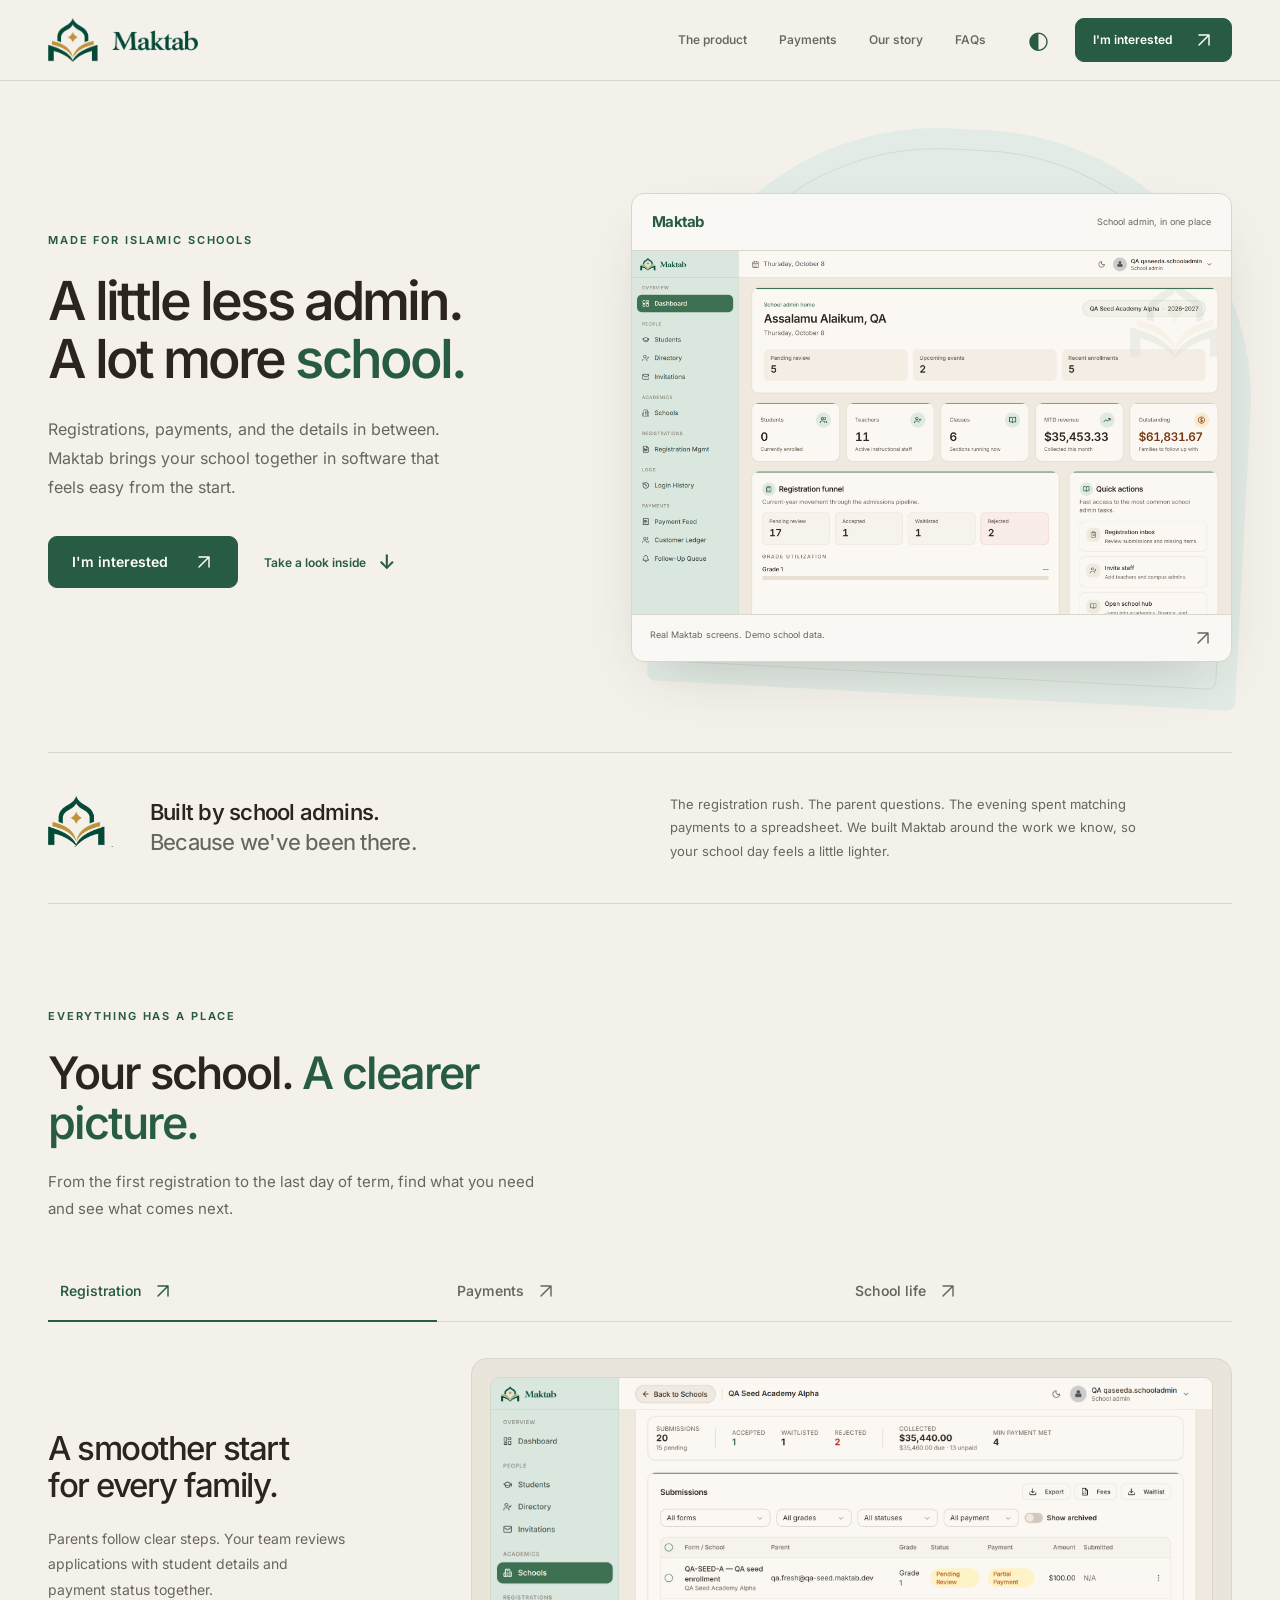
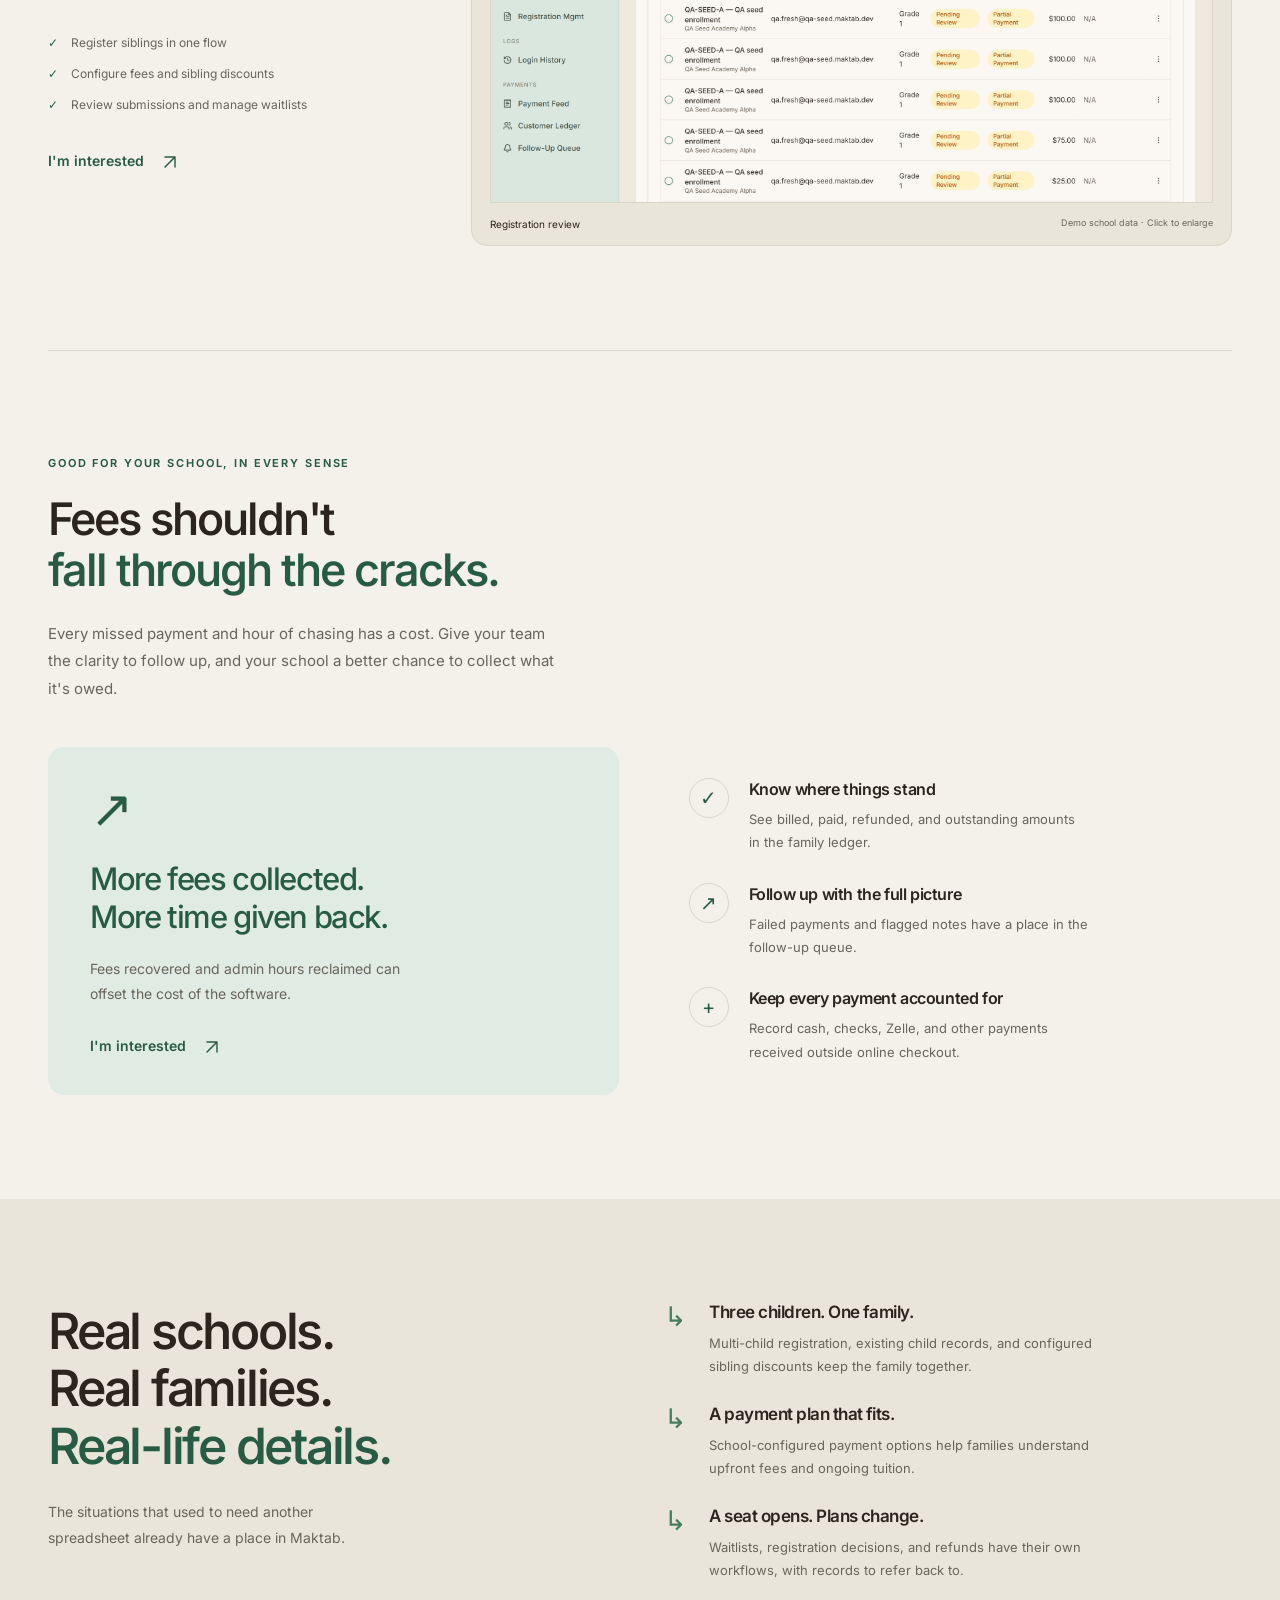
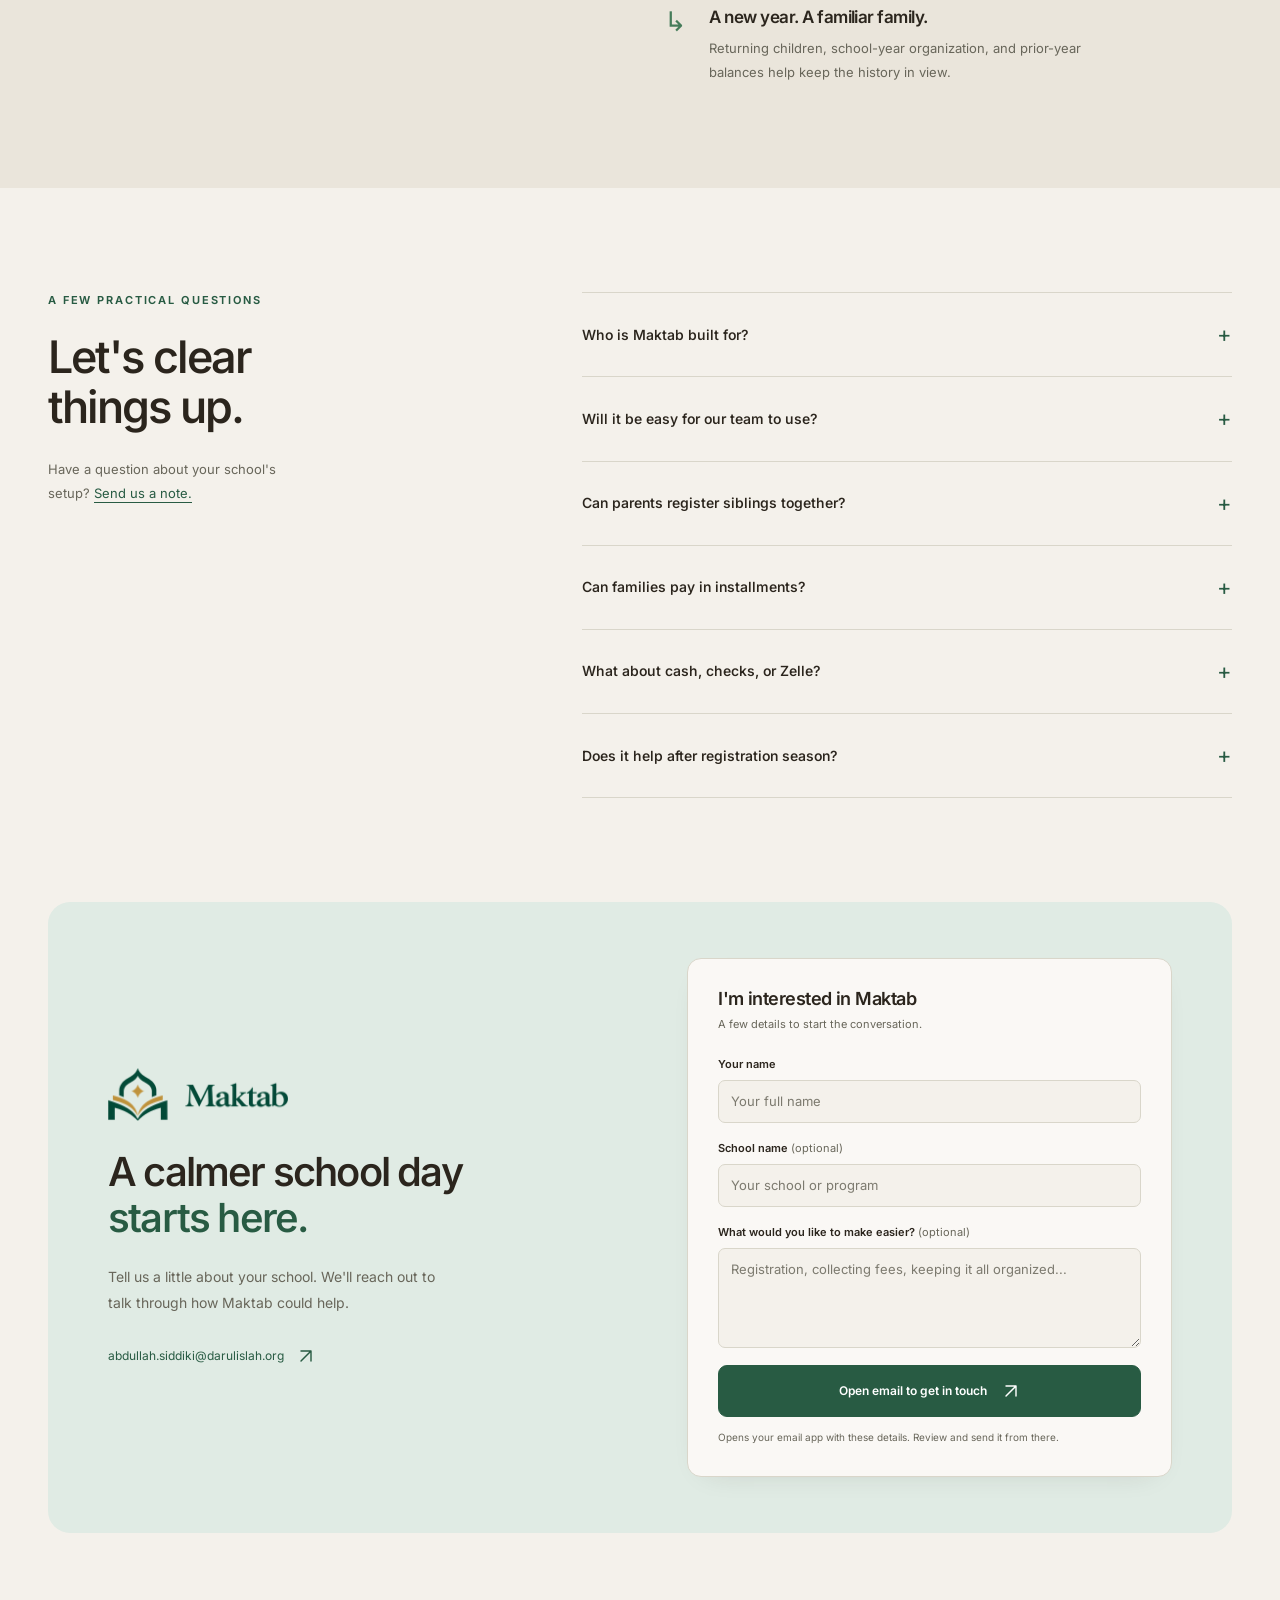
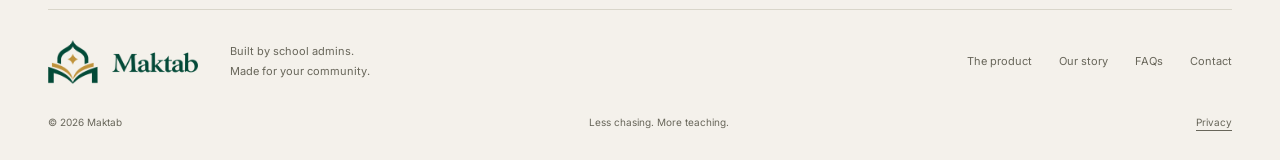
<file: index.html>
<!doctype html>
<html lang="en">
<head>
  <meta charset="utf-8">
  <meta name="viewport" content="width=device-width,initial-scale=1">
  <meta name="theme-color" content="#f4f1eb">
  <title>Maktab | A little less admin. A lot more school.</title>
  <meta name="description" content="Easy-to-use Islamic school software, built by school admins. Bring registrations, tuition, family records, and everyday school work together with Maktab.">
  <meta property="og:title" content="Maktab | A little less admin. A lot more school.">
  <meta property="og:description" content="Registration, payments, and the details in between. Islamic school software built by school admins, for school admins.">
  <meta property="og:type" content="website">
  <meta property="og:image" content="https://darul-islah.github.io/maktab-marketing/assets/social.png">
  <meta name="twitter:card" content="summary_large_image">
  <link rel="icon" href="assets/favicon.ico" sizes="48x48">
  <link rel="icon" type="image/png" sizes="32x32" href="assets/favicon-32.png">
  <link rel="icon" type="image/png" sizes="16x16" href="assets/favicon-16.png">
  <link rel="apple-touch-icon" href="assets/apple-touch-icon.png">
  <link rel="preload" href="assets/inter-latin.woff2" as="font" type="font/woff2" crossorigin>
  <link rel="stylesheet" href="styles.css">
  <script src="site.js" defer></script>
</head>
<body>
<a class="skip-link" href="#main">Skip to content</a>
<header class="site-header">
  <div class="nav-wrap container">
    <a class="brand" href="#home" aria-label="Maktab home"><img class="brand-logo logo-light" src="assets/maktab-header-horizontal.png" width="150" height="44" alt="Maktab"><img class="brand-logo logo-dark" src="assets/maktab-header-horizontal-reversed.png" width="150" height="44" alt=""></a>
    <nav id="main-nav" aria-label="Main navigation">
      <a href="#how-it-works">The product</a><a href="#payments">Payments</a><a href="#our-story">Our story</a><a href="#faq">FAQs</a>
    </nav>
    <div class="nav-actions"><button class="theme-toggle" type="button" aria-label="Switch color theme" title="Switch color theme"><span aria-hidden="true">◐</span></button><a class="button button-small" href="#contact">I'm interested <svg class="arrow-icon" aria-hidden="true" viewBox="0 0 24 24" fill="none"><path d="M6 18 18 6M6 6h12v12" stroke="currentColor" stroke-width="1.7" stroke-linecap="round" stroke-linejoin="round"/></svg></a><button class="menu-toggle" aria-controls="main-nav" aria-expanded="false" aria-label="Open navigation"><span></span><span></span></button></div>
  </div>
</header>
<main id="main">
  <section class="hero container" id="home" aria-labelledby="hero-heading">
    <div class="hero-copy">
      <p class="eyebrow">Made for Islamic schools</p>
      <h1 id="hero-heading">A little less admin.<br> A lot more <span>school.</span></h1>
      <p class="hero-description">Registrations, payments, and the details in between. Maktab brings your school together in software that feels easy from the start.</p>
      <div class="hero-actions"><a class="button" href="#contact">I'm interested <svg class="arrow-icon" aria-hidden="true" viewBox="0 0 24 24" fill="none"><path d="M6 18 18 6M6 6h12v12" stroke="currentColor" stroke-width="1.7" stroke-linecap="round" stroke-linejoin="round"/></svg></a><a class="text-link" href="#how-it-works">Take a look inside <span aria-hidden="true">↓</span></a></div>
    </div>
    <div class="hero-visual">
      <div class="hero-arch" aria-hidden="true"></div>
      <figure class="hero-product">
        <div class="image-heading"><span class="image-brand">Maktab</span><span>School admin, in one place</span></div>
        <button class="image-zoom hero-screen" data-image="assets/dashboard.png" data-caption="Maktab's school administrator dashboard. Synthetic demo school data." aria-label="Enlarge school administrator dashboard"><img src="assets/dashboard.png" alt="The Maktab school dashboard with registration review, payment balances, and quick actions" width="2160" height="1560" fetchpriority="high"></button>
        <figcaption>Real Maktab screens. Demo school data.<svg class="arrow-icon" aria-hidden="true" viewBox="0 0 24 24" fill="none"><path d="M6 18 18 6M6 6h12v12" stroke="currentColor" stroke-width="1.7" stroke-linecap="round" stroke-linejoin="round"/></svg></figcaption>
      </figure>
    </div>
  </section>

  <section class="origin container" id="our-story" aria-labelledby="origin-heading">
    <div class="origin-mark" aria-hidden="true"><img class="logo-light" src="assets/maktab-mark.png" alt="" width="120" height="94" loading="lazy"><img class="logo-dark" src="assets/maktab-mark-reversed.png" alt="" width="120" height="94" loading="lazy"></div>
    <h2 id="origin-heading">Built by school admins.<br> <span>Because we've been there.</span></h2>
    <p>The registration rush. The parent questions. The evening spent matching payments to a spreadsheet. We built Maktab around the work we know, so your school day feels a little lighter.</p>
  </section>

  <section class="product-section section-space" id="how-it-works" aria-labelledby="product-heading">
    <div class="container">
      <div class="section-intro"><p class="eyebrow">Everything has a place</p><h2 id="product-heading">Your school. <span>A clearer picture.</span></h2><p>From the first registration to the last day of term, find what you need and see what comes next.</p></div>
      <div class="product-tabs" role="tablist" aria-label="Explore Maktab">
        <button id="tab-registration" role="tab" aria-selected="true" aria-controls="panel-registration" data-tab="registration">Registration <svg class="arrow-icon" aria-hidden="true" viewBox="0 0 24 24" fill="none"><path d="M6 18 18 6M6 6h12v12" stroke="currentColor" stroke-width="1.7" stroke-linecap="round" stroke-linejoin="round"/></svg></button>
        <button id="tab-payments" role="tab" aria-selected="false" aria-controls="panel-payments" tabindex="-1" data-tab="payments">Payments <svg class="arrow-icon" aria-hidden="true" viewBox="0 0 24 24" fill="none"><path d="M6 18 18 6M6 6h12v12" stroke="currentColor" stroke-width="1.7" stroke-linecap="round" stroke-linejoin="round"/></svg></button>
        <button id="tab-school" role="tab" aria-selected="false" aria-controls="panel-school" tabindex="-1" data-tab="school">School life <svg class="arrow-icon" aria-hidden="true" viewBox="0 0 24 24" fill="none"><path d="M6 18 18 6M6 6h12v12" stroke="currentColor" stroke-width="1.7" stroke-linecap="round" stroke-linejoin="round"/></svg></button>
      </div>
      <div class="product-panel" id="panel-registration" role="tabpanel" aria-labelledby="tab-registration">
        <div class="product-copy"><h3>A smoother start<br> for every family.</h3><p>Parents follow clear steps. Your team reviews applications with student details and payment status together.</p><ul class="check-list"><li>Register siblings in one flow</li><li>Configure fees and sibling discounts</li><li>Review submissions and manage waitlists</li></ul><a class="text-link" href="#contact">I'm interested <svg class="arrow-icon" aria-hidden="true" viewBox="0 0 24 24" fill="none"><path d="M6 18 18 6M6 6h12v12" stroke="currentColor" stroke-width="1.7" stroke-linecap="round" stroke-linejoin="round"/></svg></a></div>
        <figure class="product-shot"><button class="image-zoom" data-image="assets/registrations.png" data-caption="Registration submissions with admission and payment status. Synthetic demo school data." aria-label="Enlarge registration screenshot"><img src="assets/registrations.png" alt="Maktab registration submissions and payment statuses" width="2160" height="1560" loading="lazy"></button><figcaption>Registration review <span>Demo school data · Click to enlarge</span></figcaption></figure>
      </div>
      <div class="product-panel" id="panel-payments" role="tabpanel" aria-labelledby="tab-payments" hidden>
        <div class="product-copy"><h3>Less searching.<br> More certainty.</h3><p>See payment activity, outstanding balances, and the family behind each transaction, without reconciling separate lists.</p><ul class="check-list"><li>Full payments and configured tuition plans</li><li>Online and manually recorded payments</li><li>Search, filter, and export payment activity</li></ul><a class="text-link" href="#payments">Explore the payment workflow <span aria-hidden="true">↓</span></a></div>
        <figure class="product-shot"><button class="image-zoom" data-image="assets/payments.png" data-caption="Maktab payment feed, filters, and transaction history. Synthetic demo school data." aria-label="Enlarge payments screenshot"><img src="assets/payments.png" alt="Maktab payment feed with transactions, balances, and filters" width="2160" height="1560" loading="lazy"></button><figcaption>Payment activity <span>Demo school data · Click to enlarge</span></figcaption></figure>
      </div>
      <div class="product-panel" id="panel-school" role="tabpanel" aria-labelledby="tab-school" hidden>
        <div class="product-copy"><h3>Ready for the<br> rest of the year.</h3><p>Registration is the beginning. Keep your student records, classes, and everyday school work connected as the year unfolds.</p><ul class="check-list"><li>Classes, schedules, and attendance</li><li>Gradebooks and report cards</li><li>Dedicated admin, teacher, and parent views</li></ul><a class="text-link" href="#contact">I'm interested <svg class="arrow-icon" aria-hidden="true" viewBox="0 0 24 24" fill="none"><path d="M6 18 18 6M6 6h12v12" stroke="currentColor" stroke-width="1.7" stroke-linecap="round" stroke-linejoin="round"/></svg></a></div>
        <figure class="product-shot"><button class="image-zoom" data-image="assets/classes.png" data-caption="School classes organized within Maktab's school hub. Synthetic demo school data." aria-label="Enlarge school classes screenshot"><img src="assets/classes.png" alt="Classes organized by grade in the Maktab school hub" width="2160" height="1560" loading="lazy"></button><figcaption>Everyday school management <span>Demo school data · Click to enlarge</span></figcaption></figure>
      </div>
    </div>
  </section>

  <section class="payments-section section-space container" id="payments" aria-labelledby="payments-heading">
    <div class="payments-heading"><p class="eyebrow">Good for your school, in every sense</p><h2 id="payments-heading">Fees shouldn't<br> <span>fall through the cracks.</span></h2><p>Every missed payment and hour of chasing has a cost. Give your team the clarity to follow up, and your school a better chance to collect what it's owed.</p></div>
    <div class="value-grid">
      <article class="value-primary"><div class="value-symbol" aria-hidden="true">↗</div><h3>More fees collected.<br> More time given back.</h3><p>Fees recovered and admin hours reclaimed can offset the cost of the software.</p><a class="text-link" href="#contact">I'm interested <svg class="arrow-icon" aria-hidden="true" viewBox="0 0 24 24" fill="none"><path d="M6 18 18 6M6 6h12v12" stroke="currentColor" stroke-width="1.7" stroke-linecap="round" stroke-linejoin="round"/></svg></a></article>
      <div class="value-details"><article><span class="detail-icon" aria-hidden="true">✓</span><div><h3>Know where things stand</h3><p>See billed, paid, refunded, and outstanding amounts in the family ledger.</p></div></article><article><span class="detail-icon" aria-hidden="true">↗</span><div><h3>Follow up with the full picture</h3><p>Failed payments and flagged notes have a place in the follow-up queue.</p></div></article><article><span class="detail-icon" aria-hidden="true">+</span><div><h3>Keep every payment accounted for</h3><p>Record cash, checks, Zelle, and other payments received outside online checkout.</p></div></article></div>
    </div>
  </section>

  <section class="details-section section-space" aria-labelledby="details-heading"><div class="container details-layout">
    <div class="details-heading"><h2 id="details-heading">Real schools.<br> Real families.<br> <span>Real-life details.</span></h2><p>The situations that used to need another spreadsheet already have a place in Maktab.</p></div>
    <div class="detail-rows"><article><span aria-hidden="true">↳</span><div><h3>Three children. One family.</h3><p>Multi-child registration, existing child records, and configured sibling discounts keep the family together.</p></div></article><article><span aria-hidden="true">↳</span><div><h3>A payment plan that fits.</h3><p>School-configured payment options help families understand upfront fees and ongoing tuition.</p></div></article><article><span aria-hidden="true">↳</span><div><h3>A seat opens. Plans change.</h3><p>Waitlists, registration decisions, and refunds have their own workflows, with records to refer back to.</p></div></article><article><span aria-hidden="true">↳</span><div><h3>A new year. A familiar family.</h3><p>Returning children, school-year organization, and prior-year balances help keep the history in view.</p></div></article></div>
  </div></section>

  <section class="faq-section section-space container" id="faq" aria-labelledby="faq-heading">
    <div class="faq-intro"><p class="eyebrow">A few practical questions</p><h2 id="faq-heading">Let's clear<br> things up.</h2><p>Have a question about your school's setup? <a href="mailto:abdullah.siddiki@darulislah.org">Send us a note.</a></p></div>
    <div class="faq-list">
      <details><summary>Who is Maktab built for?<span aria-hidden="true">+</span></summary><p>Maktab is built for Islamic school administrators and the teams who support them, including weekend and supplementary schools. Tell us about your program and we'll talk through how it fits.</p></details>
      <details><summary>Will it be easy for our team to use?<span aria-hidden="true">+</span></summary><p>We designed Maktab around the tasks school admins do every day: reviewing registrations, finding family records, and checking payments. Clear steps, visible statuses, and focused pages help staff find what they need.</p></details>
      <details><summary>Can parents register siblings together?<span aria-hidden="true">+</span></summary><p>Yes. Parents can register multiple children in the same flow. Your school can configure sibling discounts, and families can review the fee breakdown before submitting.</p></details>
      <details><summary>Can families pay in installments?<span aria-hidden="true">+</span></summary><p>Maktab supports school-configured tuition plans alongside other payment options. Available choices depend on the registration form and fee settings. Parents can view their plan and payment history.</p></details>
      <details><summary>What about cash, checks, or Zelle?<span aria-hidden="true">+</span></summary><p>Your staff can record payments received outside the online checkout against the family record. This is manual recording, rather than an automatic Zelle or bank integration.</p></details>
      <details><summary>Does it help after registration season?<span aria-hidden="true">+</span></summary><p>Yes. Maktab also brings together student records, classes, schedules, attendance, gradebooks, and report cards, with views for administrators, teachers, and parents.</p></details>
    </div>
  </section>

  <section class="contact-section container" id="contact" aria-labelledby="contact-heading">
    <div class="contact-inner"><div class="contact-copy"><img class="contact-logo logo-light" src="assets/maktab-header-horizontal.png" alt="" width="180" height="53" loading="lazy"><img class="contact-logo logo-dark" src="assets/maktab-header-horizontal-reversed.png" alt="" width="180" height="53" loading="lazy"><h2 id="contact-heading">A calmer school day<br> <span>starts here.</span></h2><p>Tell us a little about your school. We'll reach out to talk through how Maktab could help.</p><a class="contact-address" href="mailto:abdullah.siddiki@darulislah.org">abdullah.siddiki@darulislah.org <svg class="arrow-icon" aria-hidden="true" viewBox="0 0 24 24" fill="none"><path d="M6 18 18 6M6 6h12v12" stroke="currentColor" stroke-width="1.7" stroke-linecap="round" stroke-linejoin="round"/></svg></a></div>
    <form id="interest-form" class="interest-form"><div class="form-heading"><h3>I'm interested in Maktab</h3><p>A few details to start the conversation.</p></div><label for="name">Your name</label><input id="name" name="name" autocomplete="name" maxlength="100" required placeholder="Your full name"><label for="school">School name <span>(optional)</span></label><input id="school" name="school" autocomplete="organization" maxlength="160" placeholder="Your school or program"><label for="message">What would you like to make easier? <span>(optional)</span></label><textarea id="message" name="message" rows="3" maxlength="1500" placeholder="Registration, collecting fees, keeping it all organized..."></textarea><button class="button" type="submit">Open email to get in touch <svg class="arrow-icon" aria-hidden="true" viewBox="0 0 24 24" fill="none"><path d="M6 18 18 6M6 6h12v12" stroke="currentColor" stroke-width="1.7" stroke-linecap="round" stroke-linejoin="round"/></svg></button><p class="form-note">Opens your email app with these details. Review and send it from there.</p><p id="form-status" class="form-status" role="status"></p><noscript><p>Email us directly at <a href="mailto:abdullah.siddiki@darulislah.org">abdullah.siddiki@darulislah.org</a>.</p></noscript></form></div>
  </section>
</main>
<footer class="container site-footer"><div class="footer-top"><a class="brand" href="#home" aria-label="Maktab home"><img class="brand-logo logo-light" src="assets/maktab-header-horizontal.png" width="150" height="44" alt="Maktab"><img class="brand-logo logo-dark" src="assets/maktab-header-horizontal-reversed.png" width="150" height="44" alt=""></a><p>Built by school admins.<br> Made for your community.</p><nav aria-label="Footer navigation"><a href="#how-it-works">The product</a><a href="#our-story">Our story</a><a href="#faq">FAQs</a><a href="mailto:abdullah.siddiki@darulislah.org">Contact</a></nav></div><div class="footer-bottom"><p>© <span id="year">2026</span> Maktab</p><p>Less chasing. More teaching.</p><button class="privacy-link" data-open-privacy type="button">Privacy</button></div></footer>

<dialog id="image-dialog" class="image-dialog" aria-label="Product screenshot"><button class="dialog-close" type="button" aria-label="Close screenshot">×</button><img id="dialog-image" src="assets/dashboard.png" alt=""><p id="dialog-caption"></p></dialog>
<dialog id="privacy-dialog" class="privacy-dialog" aria-labelledby="privacy-heading"><button class="dialog-close" type="button" aria-label="Close privacy notice">×</button><h2 id="privacy-heading">A simple privacy note</h2><p>This landing page does not use analytics or advertising cookies. Your color-theme preference is stored in your browser.</p><p>The interest form prepares an email on your device. It does not send or store your form details on this website. Your email is sent only when you send it through your email provider. We use information you email us to respond to your inquiry.</p><p>GitHub Pages hosts this website and may process technical request information to deliver it. For questions about your inquiry, contact <a href="mailto:abdullah.siddiki@darulislah.org">abdullah.siddiki@darulislah.org</a>.</p></dialog>
</body>
</html>
</file>
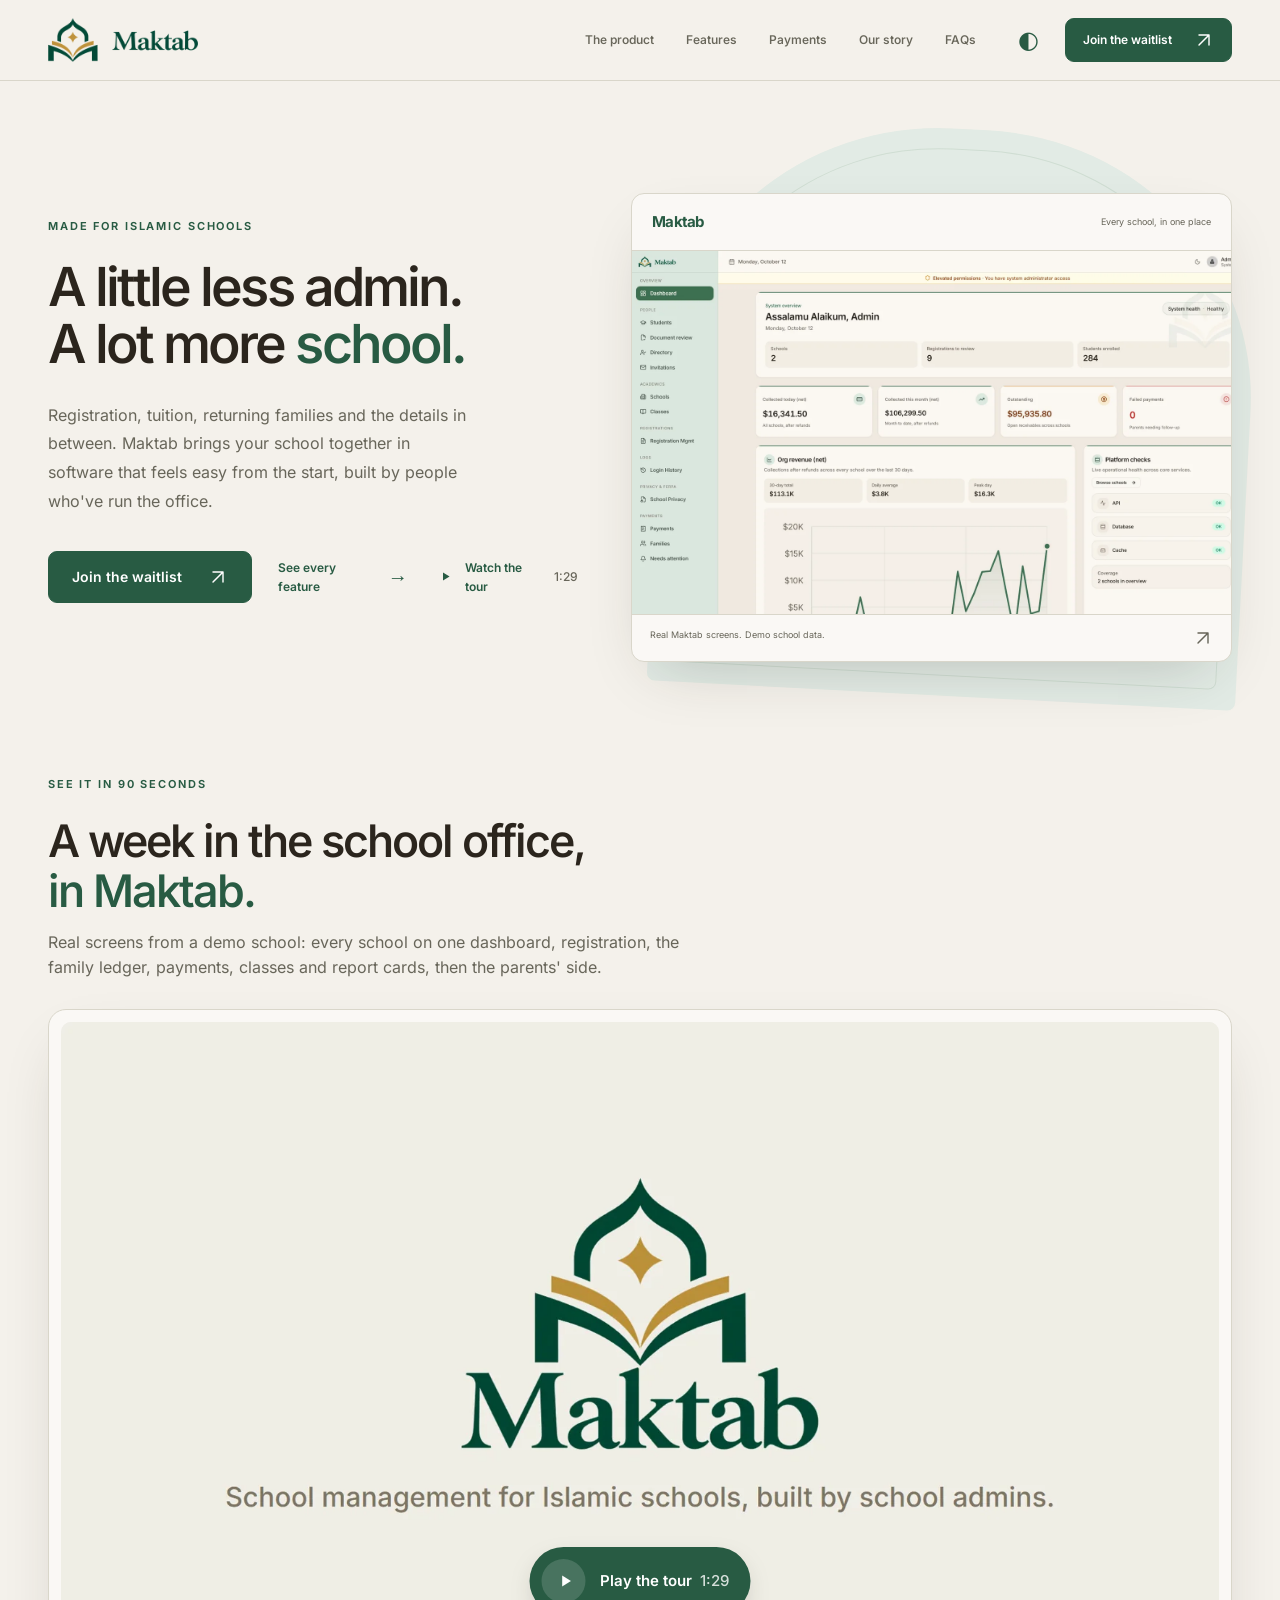
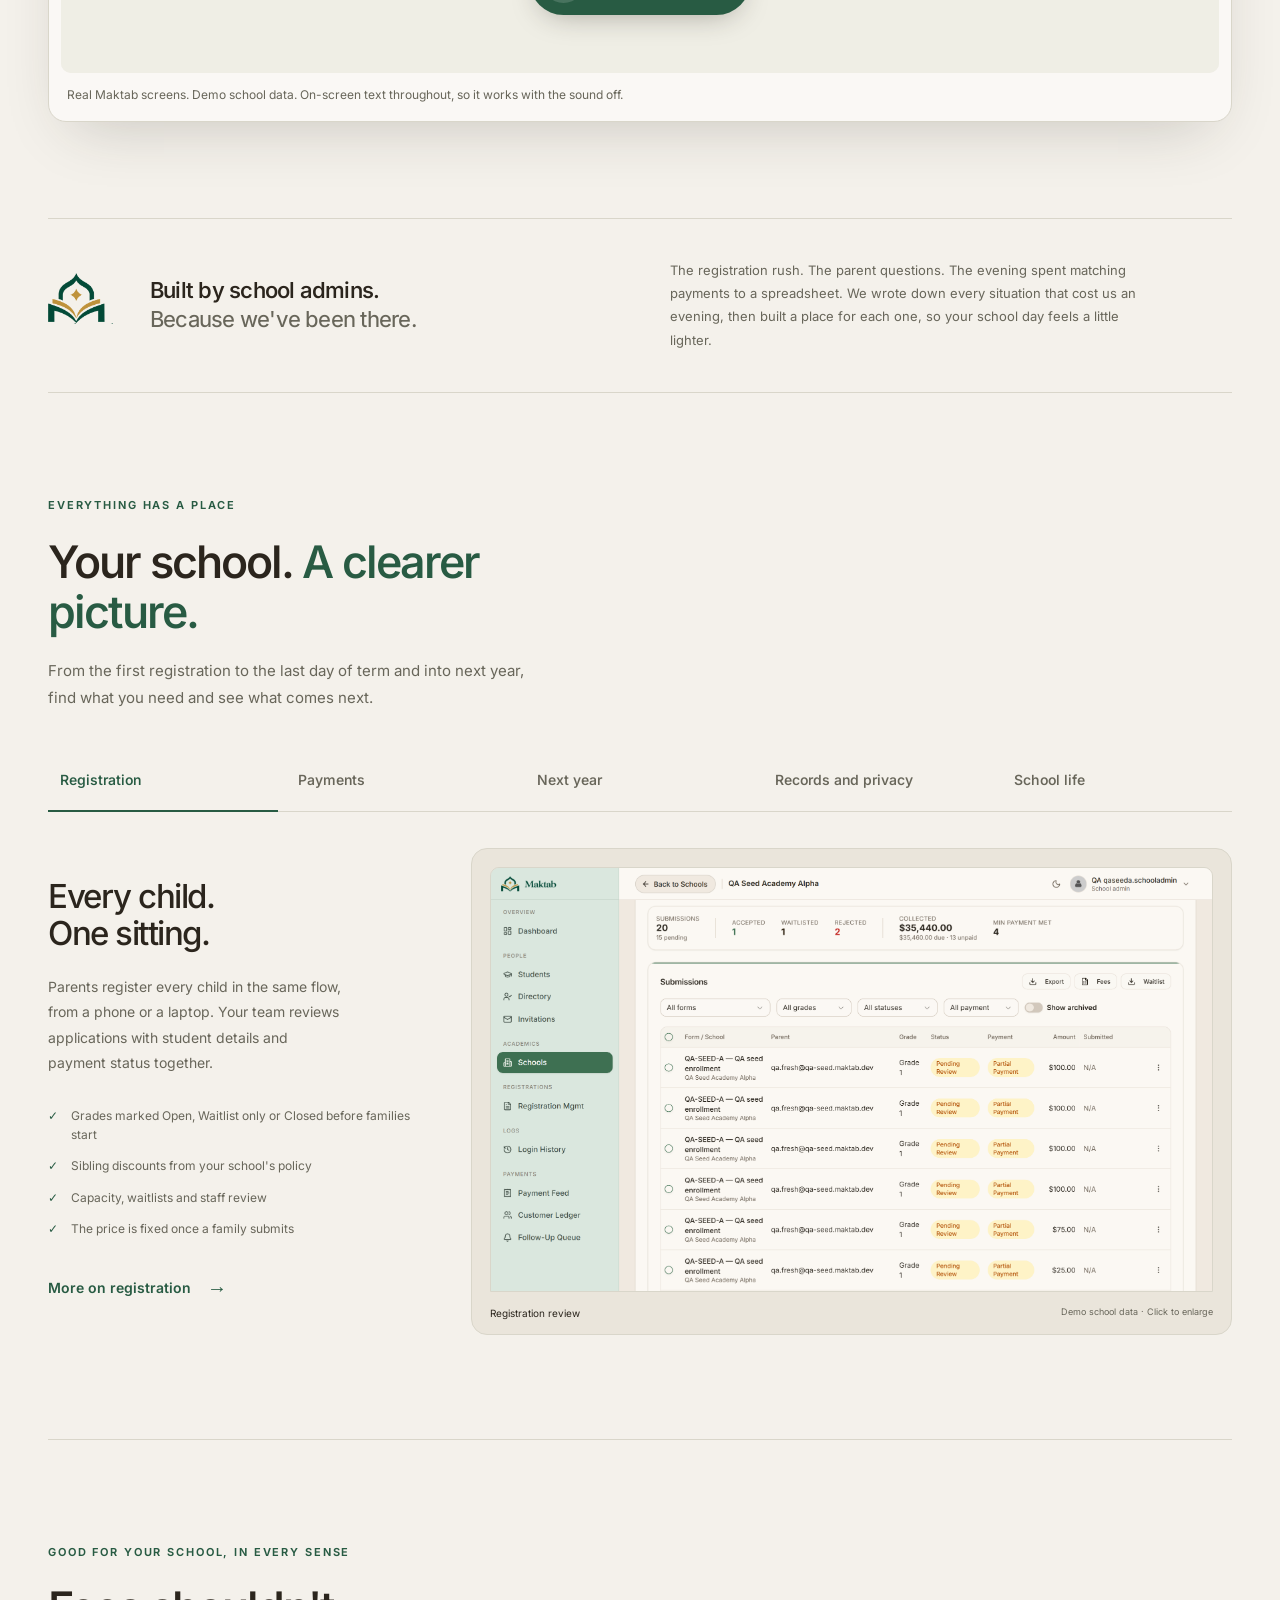
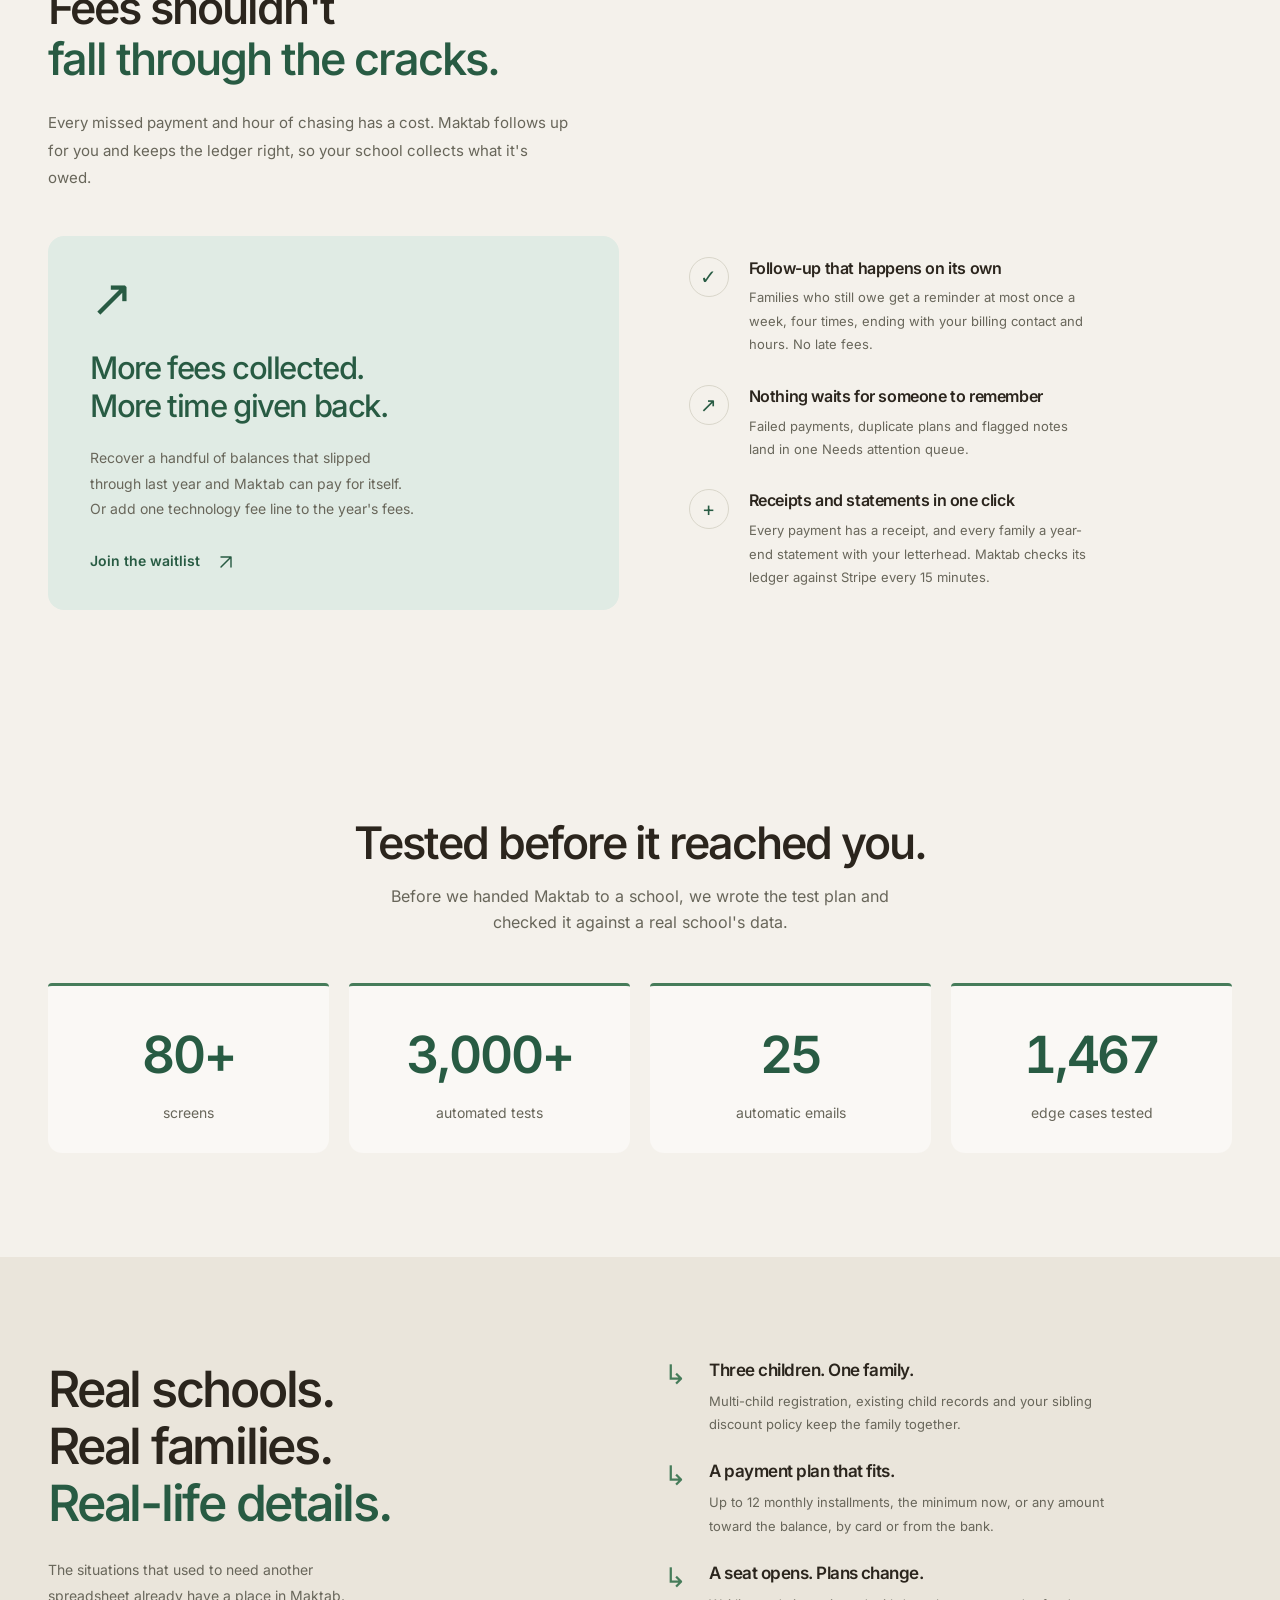
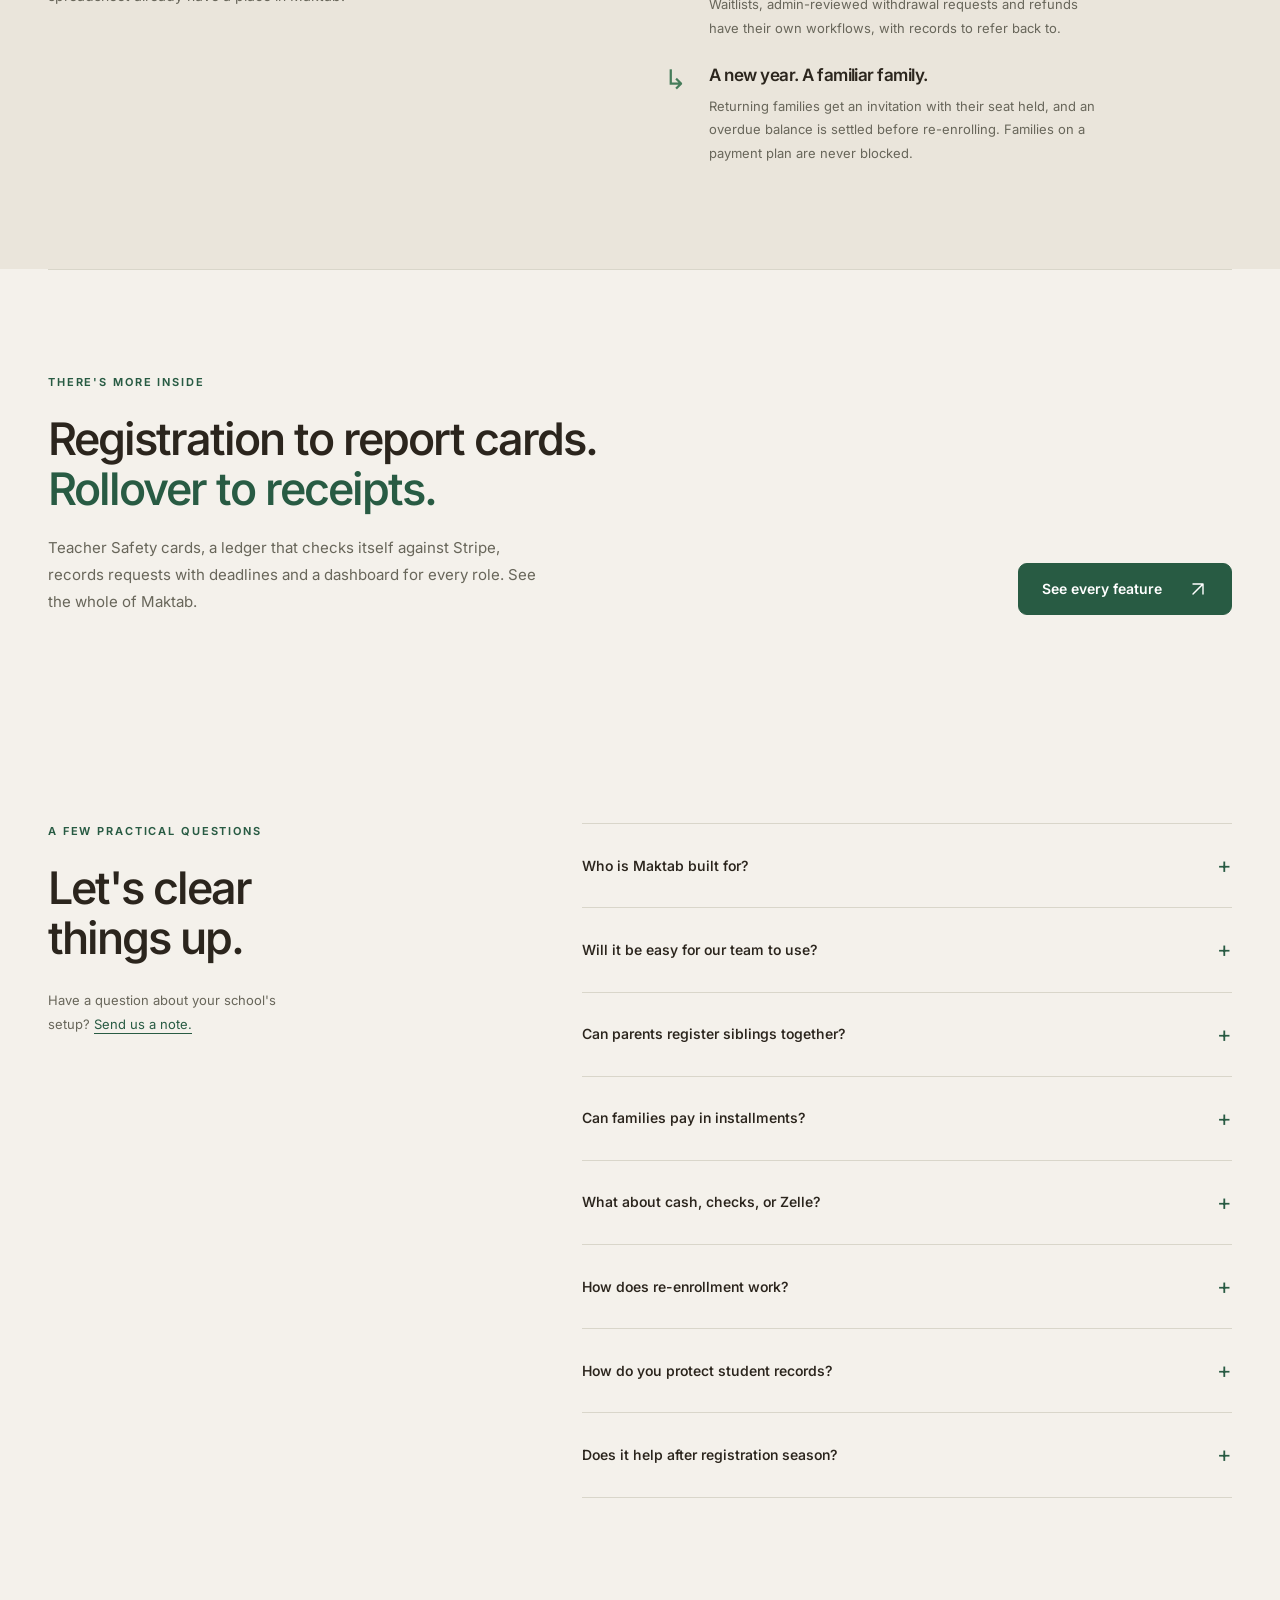
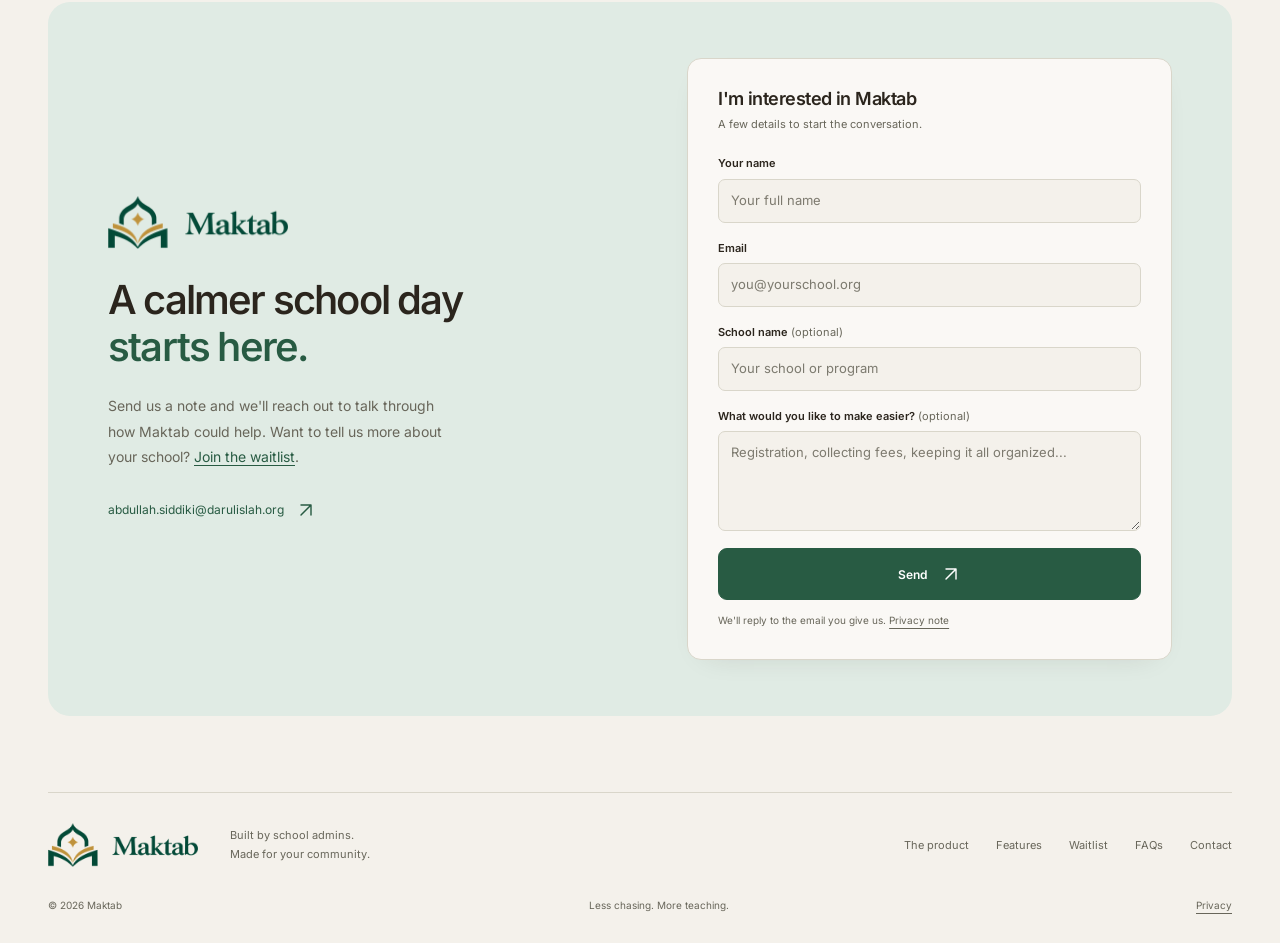
<file: public/index.html>
<!doctype html>
<html lang="en">
<head>
  <meta charset="utf-8">
  <meta name="viewport" content="width=device-width,initial-scale=1">
  <meta name="theme-color" content="#f4f1eb">
  <title>Maktab | A little less admin. A lot more school.</title>
  <meta name="description" content="Islamic school software built by school admins. Registration, tuition and payments, returning families, student records, academics and privacy in one calm place.">
  <meta property="og:title" content="Maktab | A little less admin. A lot more school.">
  <meta property="og:description" content="Registration, payments, and the details in between. Islamic school software built by school admins, for school admins.">
  <meta property="og:type" content="website">
  <meta property="og:image" content="https://maktab-marketing.luminarysolutions.ai/assets/social.png">
  <meta name="twitter:card" content="summary_large_image">
  <link rel="canonical" href="https://maktab-marketing.luminarysolutions.ai/">
  <link rel="icon" href="assets/favicon.ico" sizes="48x48">
  <link rel="icon" type="image/png" sizes="32x32" href="assets/favicon-32.png">
  <link rel="icon" type="image/png" sizes="16x16" href="assets/favicon-16.png">
  <link rel="apple-touch-icon" href="assets/apple-touch-icon.png">
  <link rel="preload" href="assets/inter-latin.woff2" as="font" type="font/woff2" crossorigin>
  <link rel="stylesheet" href="styles.css">
  <script>document.documentElement.classList.add('js')</script>
  <script src="site.js" defer></script>
</head>
<body>
<a class="skip-link" href="#main">Skip to content</a>
<header class="site-header">
  <div class="nav-wrap container">
    <a class="brand" href="#home" aria-label="Maktab home"><img class="brand-logo logo-light" src="assets/maktab-header-horizontal.png" width="150" height="44" alt="Maktab"><img class="brand-logo logo-dark" src="assets/maktab-header-horizontal-reversed.png" width="150" height="44" alt=""></a>
    <nav id="main-nav" aria-label="Main navigation">
      <a href="#how-it-works">The product</a><a href="features">Features</a><a href="#payments">Payments</a><a href="#our-story">Our story</a><a href="#faq">FAQs</a>
    </nav>
    <div class="nav-actions"><button class="theme-toggle" type="button" aria-label="Switch color theme" title="Switch color theme"><span aria-hidden="true">◐</span></button><a class="button button-small" href="waitlist">Join the waitlist <svg class="arrow-icon" aria-hidden="true" viewBox="0 0 24 24" fill="none"><path d="M6 18 18 6M6 6h12v12" stroke="currentColor" stroke-width="1.7" stroke-linecap="round" stroke-linejoin="round"/></svg></a><button class="menu-toggle" aria-controls="main-nav" aria-expanded="false" aria-label="Open navigation"><span></span><span></span></button></div>
  </div>
</header>
<main id="main">
  <section class="hero container" id="home" aria-labelledby="hero-heading">
    <div class="hero-copy">
      <p class="eyebrow">Made for Islamic schools</p>
      <h1 id="hero-heading">A little less admin.<br> A lot more <span>school.</span></h1>
      <p class="hero-description">Registration, tuition, returning families and the details in between. Maktab brings your school together in software that feels easy from the start, built by people who've run the office.</p>
      <div class="hero-actions"><a class="button" href="waitlist">Join the waitlist <svg class="arrow-icon" aria-hidden="true" viewBox="0 0 24 24" fill="none"><path d="M6 18 18 6M6 6h12v12" stroke="currentColor" stroke-width="1.7" stroke-linecap="round" stroke-linejoin="round"/></svg></a><a class="text-link" href="features">See every feature <span aria-hidden="true">→</span></a><a class="text-link tour-link" href="#tour" data-play-tour><svg class="play-icon" aria-hidden="true" viewBox="0 0 24 24"><path d="M8 5.5v13l10.5-6.5z" fill="currentColor"/></svg>Watch the tour <span class="tour-length">1:29</span></a></div>
    </div>
    <div class="hero-visual">
      <div class="hero-arch" aria-hidden="true"></div>
      <figure class="hero-product">
        <div class="image-heading"><span class="image-brand">Maktab</span><span>Every school, in one place</span></div>
        <button class="image-zoom hero-screen" data-image="assets/features/dashboard.webp" data-caption="Maktab's organization dashboard: registrations to review, enrollment, collections and outstanding balances. Demo school data." aria-label="Enlarge the organization dashboard"><img src="assets/features/dashboard.webp" alt="The Maktab dashboard with schools, registrations to review, students enrolled, collections and a revenue chart" width="1600" height="900" fetchpriority="high"></button>
        <figcaption>Real Maktab screens. Demo school data.<svg class="arrow-icon" aria-hidden="true" viewBox="0 0 24 24" fill="none"><path d="M6 18 18 6M6 6h12v12" stroke="currentColor" stroke-width="1.7" stroke-linecap="round" stroke-linejoin="round"/></svg></figcaption>
      </figure>
    </div>
  </section>

  <section class="tour-section container" id="tour" aria-labelledby="tour-heading">
    <div class="tour-intro"><p class="eyebrow">See it in 90 seconds</p><h2 id="tour-heading">A week in the school office,<br> <span>in Maktab.</span></h2><p>Real screens from a demo school: every school on one dashboard, registration, the family ledger, payments, classes and report cards, then the parents' side.</p></div>
    <figure class="tour-player">
      <div class="tour-frame">
      <video id="tour-video" preload="none" playsinline poster="assets/video/maktab-tour-poster.webp" width="1920" height="1080" aria-label="Maktab tour video, 1 minute 29 seconds">
        <source src="assets/video/maktab-tour-720.mp4" type="video/mp4" media="(max-width: 900px)">
        <source src="assets/video/maktab-tour-1080.mp4" type="video/mp4">
        <p>Your browser can't play this video. <a href="assets/video/maktab-tour-1080.mp4">Download it</a> instead.</p>
      </video>
      <button class="tour-play" type="button" aria-controls="tour-video"><span class="tour-play-icon" aria-hidden="true"><svg viewBox="0 0 24 24"><path d="M8 5.5v13l10.5-6.5z" fill="currentColor"/></svg></span><span class="tour-play-label">Play the tour <span>1:29</span></span></button>
      </div>
      <figcaption>Real Maktab screens. Demo school data. On-screen text throughout, so it works with the sound off.</figcaption>
    </figure>
  </section>

  <section class="origin container" id="our-story" aria-labelledby="origin-heading">
    <div class="origin-mark" aria-hidden="true"><img class="logo-light" src="assets/maktab-mark.png" alt="" width="120" height="94" loading="lazy"><img class="logo-dark" src="assets/maktab-mark-reversed.png" alt="" width="120" height="94" loading="lazy"></div>
    <h2 id="origin-heading">Built by school admins.<br> <span>Because we've been there.</span></h2>
    <p>The registration rush. The parent questions. The evening spent matching payments to a spreadsheet. We wrote down every situation that cost us an evening, then built a place for each one, so your school day feels a little lighter.</p>
  </section>

  <section class="product-section section-space" id="how-it-works" aria-labelledby="product-heading">
    <div class="container">
      <div class="section-intro"><p class="eyebrow">Everything has a place</p><h2 id="product-heading">Your school. <span>A clearer picture.</span></h2><p>From the first registration to the last day of term and into next year, find what you need and see what comes next.</p></div>
      <div class="product-tabs product-tabs-5" role="tablist" aria-label="Explore Maktab">
        <button id="tab-registration" role="tab" aria-selected="true" aria-controls="panel-registration" data-tab="registration">Registration</button>
        <button id="tab-payments" role="tab" aria-selected="false" aria-controls="panel-payments" tabindex="-1" data-tab="payments">Payments</button>
        <button id="tab-next-year" role="tab" aria-selected="false" aria-controls="panel-next-year" tabindex="-1" data-tab="next-year">Next year</button>
        <button id="tab-records" role="tab" aria-selected="false" aria-controls="panel-records" tabindex="-1" data-tab="records">Records and privacy</button>
        <button id="tab-school" role="tab" aria-selected="false" aria-controls="panel-school" tabindex="-1" data-tab="school">School life</button>
      </div>
      <div class="product-panel" id="panel-registration" role="tabpanel" aria-labelledby="tab-registration">
        <div class="product-copy"><h3>Every child.<br> One sitting.</h3><p>Parents register every child in the same flow, from a phone or a laptop. Your team reviews applications with student details and payment status together.</p><ul class="check-list"><li>Grades marked Open, Waitlist only or Closed before families start</li><li>Sibling discounts from your school's policy</li><li>Capacity, waitlists and staff review</li><li>The price is fixed once a family submits</li></ul><a class="text-link" href="features#registration">More on registration <span aria-hidden="true">→</span></a></div>
        <figure class="product-shot"><button class="image-zoom" data-image="assets/registrations.png" data-caption="Registration submissions with admission and payment status. Demo school data." aria-label="Enlarge registration screenshot"><img src="assets/registrations.png" alt="Maktab registration submissions and payment statuses" width="2160" height="1560" loading="lazy"></button><figcaption>Registration review <span>Demo school data · Click to enlarge</span></figcaption></figure>
      </div>
      <div class="product-panel" id="panel-payments" role="tabpanel" aria-labelledby="tab-payments" hidden>
        <div class="product-copy"><h3>Every dollar.<br> One family ledger.</h3><p>Card, bank, cash, check and Zelle in one list, with the family behind each payment. Search a name, a receipt number or an amount.</p><ul class="check-list"><li>Pay in full, the minimum, monthly or any amount</li><li>Record offline payments in seconds, with a receipt</li><li>Financial aid, forgiven balances and refunds without surcharges</li></ul><a class="text-link" href="#payments">Explore the payment workflow <span aria-hidden="true">↓</span></a></div>
        <figure class="product-shot"><button class="image-zoom" data-image="assets/features/payments-feed.webp" data-caption="The payment feed with totals, a family search and filters. Demo school data." aria-label="Enlarge payments screenshot"><img src="assets/features/payments-feed.webp" alt="The payment feed with collected, outstanding and failed totals and a list of payments" width="1600" height="900" loading="lazy"></button><figcaption>Payment feed <span>Demo school data · Click to enlarge</span></figcaption></figure>
      </div>
      <div class="product-panel" id="panel-next-year" role="tabpanel" aria-labelledby="tab-next-year" hidden>
        <div class="product-copy"><h3>Next year,<br> without starting over.</h3><p>Invite returning families with their seats held, see who has confirmed, then move the whole school into the new year with decisions you can see and change.</p><ul class="check-list"><li>Seats held until your reply-by date</li><li>Families confirm every child on one page</li><li>Promote, retain, graduate or leaving, for every student</li></ul><a class="text-link" href="features#next-year">More on next year <span aria-hidden="true">→</span></a></div>
        <figure class="product-shot"><button class="image-zoom" data-image="assets/features/returning.webp" data-caption="Returning students for next year: confirmed, still deciding, and progress by grade. Demo school data." aria-label="Enlarge returning students screenshot"><img src="assets/features/returning.webp" alt="Returning students tracking with confirmed, waiting and not returning counts and progress by grade" width="1600" height="900" loading="lazy"></button><figcaption>Returning students <span>Demo school data · Click to enlarge</span></figcaption></figure>
      </div>
      <div class="product-panel" id="panel-records" role="tabpanel" aria-labelledby="tab-records" hidden>
        <div class="product-copy"><h3>A child's record,<br> handled with care.</h3><p>Families, emergency contacts, medical details and documents in one record. Every time someone opens it, the school can see who, when and why.</p><ul class="check-list"><li>A read-only Safety card for teachers</li><li>An access log for every student record, kept three years</li><li>The people who built Maktab have no login to your data</li></ul><a class="text-link" href="features#privacy">More on privacy <span aria-hidden="true">→</span></a></div>
        <figure class="product-shot"><button class="image-zoom" data-image="assets/features/access-log.webp" data-caption="The school's access log with one access event opened. Demo school data." aria-label="Enlarge access log screenshot"><img src="assets/features/access-log.webp" alt="The school privacy access log with an access event showing who opened which records and why" width="1600" height="900" loading="lazy"></button><figcaption>Access log <span>Demo school data · Click to enlarge</span></figcaption></figure>
      </div>
      <div class="product-panel" id="panel-school" role="tabpanel" aria-labelledby="tab-school" hidden>
        <div class="product-copy"><h3>Ready for the<br> rest of the year.</h3><p>Registration is the beginning. Classes, attendance, grades and report cards live next to it, with their own views for teachers and parents.</p><ul class="check-list"><li>Classes, timetables and attendance</li><li>Gradebooks, report cards and transcripts</li><li>Dedicated admin, teacher and parent views</li></ul><a class="text-link" href="features#academics">More on school life <span aria-hidden="true">→</span></a></div>
        <figure class="product-shot"><button class="image-zoom" data-image="assets/classes.png" data-caption="School classes organized within Maktab's school hub. Demo school data." aria-label="Enlarge school classes screenshot"><img src="assets/classes.png" alt="Classes organized by grade in the Maktab school hub" width="2160" height="1560" loading="lazy"></button><figcaption>Everyday school management <span>Demo school data · Click to enlarge</span></figcaption></figure>
      </div>
    </div>
  </section>

  <section class="payments-section section-space container" id="payments" aria-labelledby="payments-heading">
    <div class="payments-heading"><p class="eyebrow">Good for your school, in every sense</p><h2 id="payments-heading">Fees shouldn't<br> <span>fall through the cracks.</span></h2><p>Every missed payment and hour of chasing has a cost. Maktab follows up for you and keeps the ledger right, so your school collects what it's owed.</p></div>
    <div class="value-grid">
      <article class="value-primary"><div class="value-symbol" aria-hidden="true">↗</div><h3>More fees collected.<br> More time given back.</h3><p>Recover a handful of balances that slipped through last year and Maktab can pay for itself. Or add one technology fee line to the year's fees.</p><a class="text-link" href="waitlist">Join the waitlist <svg class="arrow-icon" aria-hidden="true" viewBox="0 0 24 24" fill="none"><path d="M6 18 18 6M6 6h12v12" stroke="currentColor" stroke-width="1.7" stroke-linecap="round" stroke-linejoin="round"/></svg></a></article>
      <div class="value-details"><article><span class="detail-icon" aria-hidden="true">✓</span><div><h3>Follow-up that happens on its own</h3><p>Families who still owe get a reminder at most once a week, four times, ending with your billing contact and hours. No late fees.</p></div></article><article><span class="detail-icon" aria-hidden="true">↗</span><div><h3>Nothing waits for someone to remember</h3><p>Failed payments, duplicate plans and flagged notes land in one Needs attention queue.</p></div></article><article><span class="detail-icon" aria-hidden="true">+</span><div><h3>Receipts and statements in one click</h3><p>Every payment has a receipt, and every family a year-end statement with your letterhead. Maktab checks its ledger against Stripe every 15 minutes.</p></div></article></div>
    </div>
  </section>

  <section class="numbers-section container reveal" aria-labelledby="numbers-heading">
    <h2 id="numbers-heading" class="numbers-title">Tested before it reached you.</h2>
    <p class="numbers-lede">Before we handed Maktab to a school, we wrote the test plan and checked it against a real school's data.</p>
    <dl class="numbers-grid">
      <div><dt>80+</dt><dd>screens</dd></div>
      <div><dt>3,000+</dt><dd>automated tests</dd></div>
      <div><dt>25</dt><dd>automatic emails</dd></div>
      <div><dt>1,467</dt><dd>edge cases tested</dd></div>
    </dl>
  </section>

  <section class="details-section section-space" aria-labelledby="details-heading"><div class="container details-layout">
    <div class="details-heading"><h2 id="details-heading">Real schools.<br> Real families.<br> <span>Real-life details.</span></h2><p>The situations that used to need another spreadsheet already have a place in Maktab.</p></div>
    <div class="detail-rows"><article><span aria-hidden="true">↳</span><div><h3>Three children. One family.</h3><p>Multi-child registration, existing child records and your sibling discount policy keep the family together.</p></div></article><article><span aria-hidden="true">↳</span><div><h3>A payment plan that fits.</h3><p>Up to 12 monthly installments, the minimum now, or any amount toward the balance, by card or from the bank.</p></div></article><article><span aria-hidden="true">↳</span><div><h3>A seat opens. Plans change.</h3><p>Waitlists, admin-reviewed withdrawal requests and refunds have their own workflows, with records to refer back to.</p></div></article><article><span aria-hidden="true">↳</span><div><h3>A new year. A familiar family.</h3><p>Returning families get an invitation with their seat held, and an overdue balance is settled before re-enrolling. Families on a payment plan are never blocked.</p></div></article></div>
  </div></section>

  <section class="features-teaser container section-space" aria-labelledby="teaser-heading">
    <div class="section-intro"><p class="eyebrow">There's more inside</p><h2 id="teaser-heading">Registration to report cards. <span>Rollover to receipts.</span></h2><p>Teacher Safety cards, a ledger that checks itself against Stripe, records requests with deadlines and a dashboard for every role. See the whole of Maktab.</p></div>
    <a class="button" href="features">See every feature <svg class="arrow-icon" aria-hidden="true" viewBox="0 0 24 24" fill="none"><path d="M6 18 18 6M6 6h12v12" stroke="currentColor" stroke-width="1.7" stroke-linecap="round" stroke-linejoin="round"/></svg></a>
  </section>

  <section class="faq-section section-space container" id="faq" aria-labelledby="faq-heading">
    <div class="faq-intro"><p class="eyebrow">A few practical questions</p><h2 id="faq-heading">Let's clear<br> things up.</h2><p>Have a question about your school's setup? <a href="#contact">Send us a note.</a></p></div>
    <div class="faq-list">
      <details><summary>Who is Maktab built for?<span aria-hidden="true">+</span></summary><p>Islamic school administrators and the teams who support them, including weekend and supplementary schools, full-time schools and Quran programs. Tell us about your program and we'll talk through how it fits.</p></details>
      <details><summary>Will it be easy for our team to use?<span aria-hidden="true">+</span></summary><p>We designed Maktab around the tasks school admins do every day: reviewing registrations, finding family records and checking payments. Each role gets its own dashboard with the next action on top.</p></details>
      <details><summary>Can parents register siblings together?<span aria-hidden="true">+</span></summary><p>Yes. Parents register every child in the same flow, and your school's sibling discount policy is applied before they submit. Once a family submits, their price is fixed.</p></details>
      <details><summary>Can families pay in installments?<span aria-hidden="true">+</span></summary><p>Yes. Families can pay in full, pay the minimum now, choose a monthly plan of up to 12 installments, or pay any amount toward the balance, by card or from a bank account through Stripe. The choices depend on your school's settings.</p></details>
      <details><summary>What about cash, checks, or Zelle?<span aria-hidden="true">+</span></summary><p>Your staff record payments received outside online checkout against the family's ledger, with an emailed receipt. This is manual recording, not an automatic Zelle or bank integration.</p></details>
      <details><summary>How does re-enrollment work?<span aria-hidden="true">+</span></summary><p>You invite returning families, their seats are held until your reply-by date, and they confirm every child on one page. At year end, the rollover moves each student with a decision you can see and change: promote, retain, graduate or leaving.</p></details>
      <details><summary>How do you protect student records?<span aria-hidden="true">+</span></summary><p>Every read of a student's record in the app is logged and kept for three years. Teachers see only what they need. Your IT admin must give a reason before opening a record, and the people who built Maktab have no login to your school's data. These safeguards help your school meet its own FERPA obligations.</p></details>
      <details><summary>Does it help after registration season?<span aria-hidden="true">+</span></summary><p>Yes. Maktab also brings together student records, classes, schedules, attendance, gradebooks and report cards, with views for administrators, teachers and parents.</p></details>
    </div>
  </section>

  <section class="contact-section container" id="contact" aria-labelledby="contact-heading">
    <div class="contact-inner"><div class="contact-copy"><img class="contact-logo logo-light" src="assets/maktab-header-horizontal.png" alt="" width="180" height="53" loading="lazy"><img class="contact-logo logo-dark" src="assets/maktab-header-horizontal-reversed.png" alt="" width="180" height="53" loading="lazy"><h2 id="contact-heading">A calmer school day<br> <span>starts here.</span></h2><p>Send us a note and we'll reach out to talk through how Maktab could help. Want to tell us more about your school? <a class="inline-link" href="waitlist">Join the waitlist</a>.</p><a class="contact-address" href="mailto:abdullah.siddiki@darulislah.org">abdullah.siddiki@darulislah.org <svg class="arrow-icon" aria-hidden="true" viewBox="0 0 24 24" fill="none"><path d="M6 18 18 6M6 6h12v12" stroke="currentColor" stroke-width="1.7" stroke-linecap="round" stroke-linejoin="round"/></svg></a></div>
    <div class="contact-form-wrap">
    <form id="interest-form" class="interest-form" data-endpoint="/api/contact" data-done="#contact-done" novalidate><div class="form-heading"><h3>I'm interested in Maktab</h3><p>A few details to start the conversation.</p></div><label for="name">Your name</label><input id="name" name="name" autocomplete="name" maxlength="100" required placeholder="Your full name"><label for="email">Email</label><input id="email" name="email" type="email" autocomplete="email" maxlength="200" required placeholder="you@yourschool.org"><label for="school">School name <span>(optional)</span></label><input id="school" name="school" autocomplete="organization" maxlength="160" placeholder="Your school or program"><label for="message">What would you like to make easier? <span>(optional)</span></label><textarea id="message" name="message" rows="3" maxlength="1500" placeholder="Registration, collecting fees, keeping it all organized..."></textarea><div class="hp" aria-hidden="true"><label for="website">Leave this empty</label><input id="website" name="website" tabindex="-1" autocomplete="off"></div><button class="button" type="submit">Send <svg class="arrow-icon" aria-hidden="true" viewBox="0 0 24 24" fill="none"><path d="M6 18 18 6M6 6h12v12" stroke="currentColor" stroke-width="1.7" stroke-linecap="round" stroke-linejoin="round"/></svg></button><p class="form-note">We'll reply to the email you give us. <button class="privacy-link inline" data-open-privacy type="button">Privacy note</button></p><p class="form-status" role="status" aria-live="polite"></p></form>
    <div id="contact-done" class="form-done interest-form" hidden tabindex="-1"><h3>Thank you. Your message is on its way.</h3><p>We'll reach out using the email you gave us. Want to tell us more about your school in the meantime? <a class="inline-link" href="waitlist">Join the waitlist</a>.</p></div>
    </div></div>
  </section>
</main>
<footer class="container site-footer"><div class="footer-top"><a class="brand" href="#home" aria-label="Maktab home"><img class="brand-logo logo-light" src="assets/maktab-header-horizontal.png" width="150" height="44" alt="Maktab"><img class="brand-logo logo-dark" src="assets/maktab-header-horizontal-reversed.png" width="150" height="44" alt=""></a><p>Built by school admins.<br> Made for your community.</p><nav aria-label="Footer navigation"><a href="#how-it-works">The product</a><a href="features">Features</a><a href="waitlist">Waitlist</a><a href="#faq">FAQs</a><a href="mailto:abdullah.siddiki@darulislah.org">Contact</a></nav></div><div class="footer-bottom"><p>© <span id="year">2026</span> Maktab</p><p>Less chasing. More teaching.</p><button class="privacy-link" data-open-privacy type="button">Privacy</button></div></footer>

<dialog id="image-dialog" class="image-dialog" aria-label="Product screenshot"><button class="dialog-close" type="button" aria-label="Close screenshot">×</button><img id="dialog-image" src="assets/features/dashboard.webp" alt=""><p id="dialog-caption"></p></dialog>
<dialog id="privacy-dialog" class="privacy-dialog" aria-labelledby="privacy-heading"><button class="dialog-close" type="button" aria-label="Close privacy notice">×</button><h2 id="privacy-heading">A simple privacy note</h2><p>This website does not use analytics or advertising cookies. Your color-theme preference is stored in your browser.</p><p>When you send the interest form or join the waitlist, your answers are emailed to the Maktab team and kept in a private database so nothing is lost. We use them only to reply to you and to understand what schools need. We don't sell or share them, and we'll delete them if you ask.</p><p>Cloudflare hosts this website and processes the request to deliver it. For questions, or to have your details deleted, contact <a href="mailto:abdullah.siddiki@darulislah.org">abdullah.siddiki@darulislah.org</a>.</p></dialog>
</body>
</html>
</file>
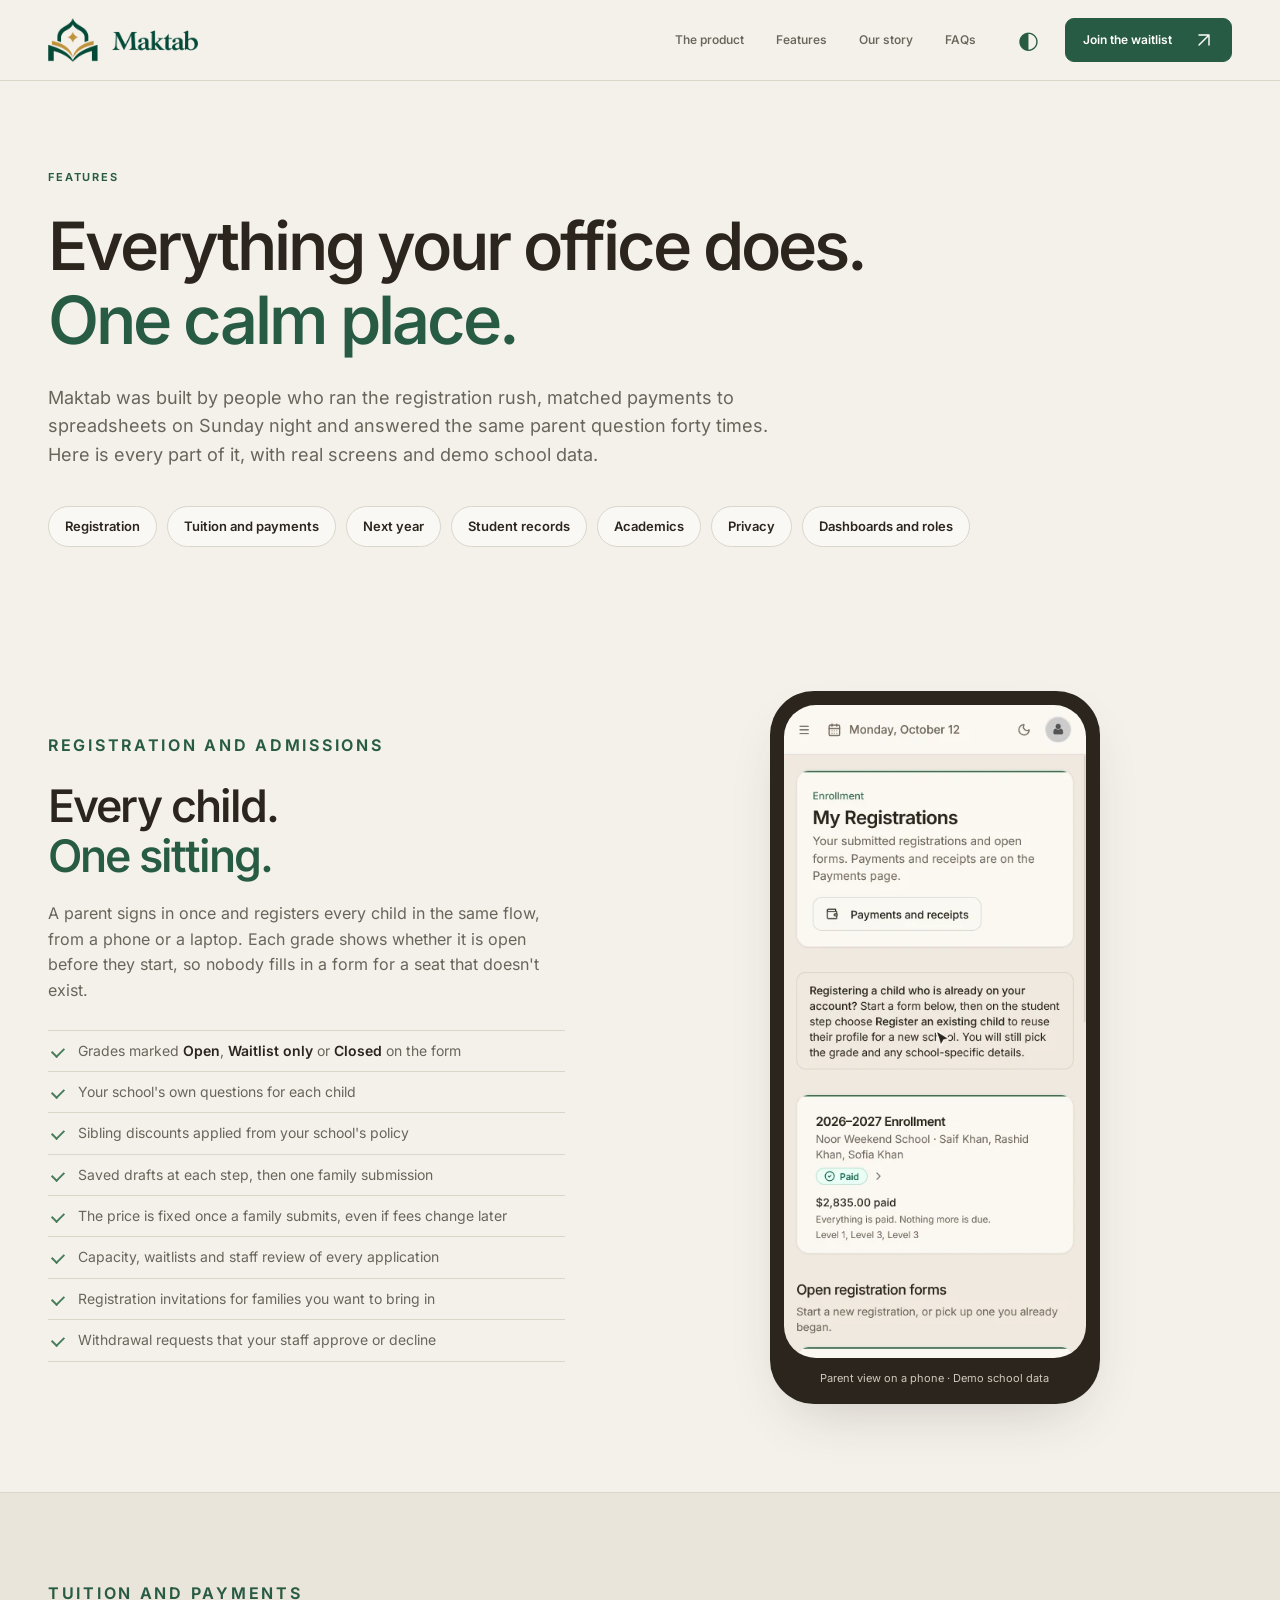
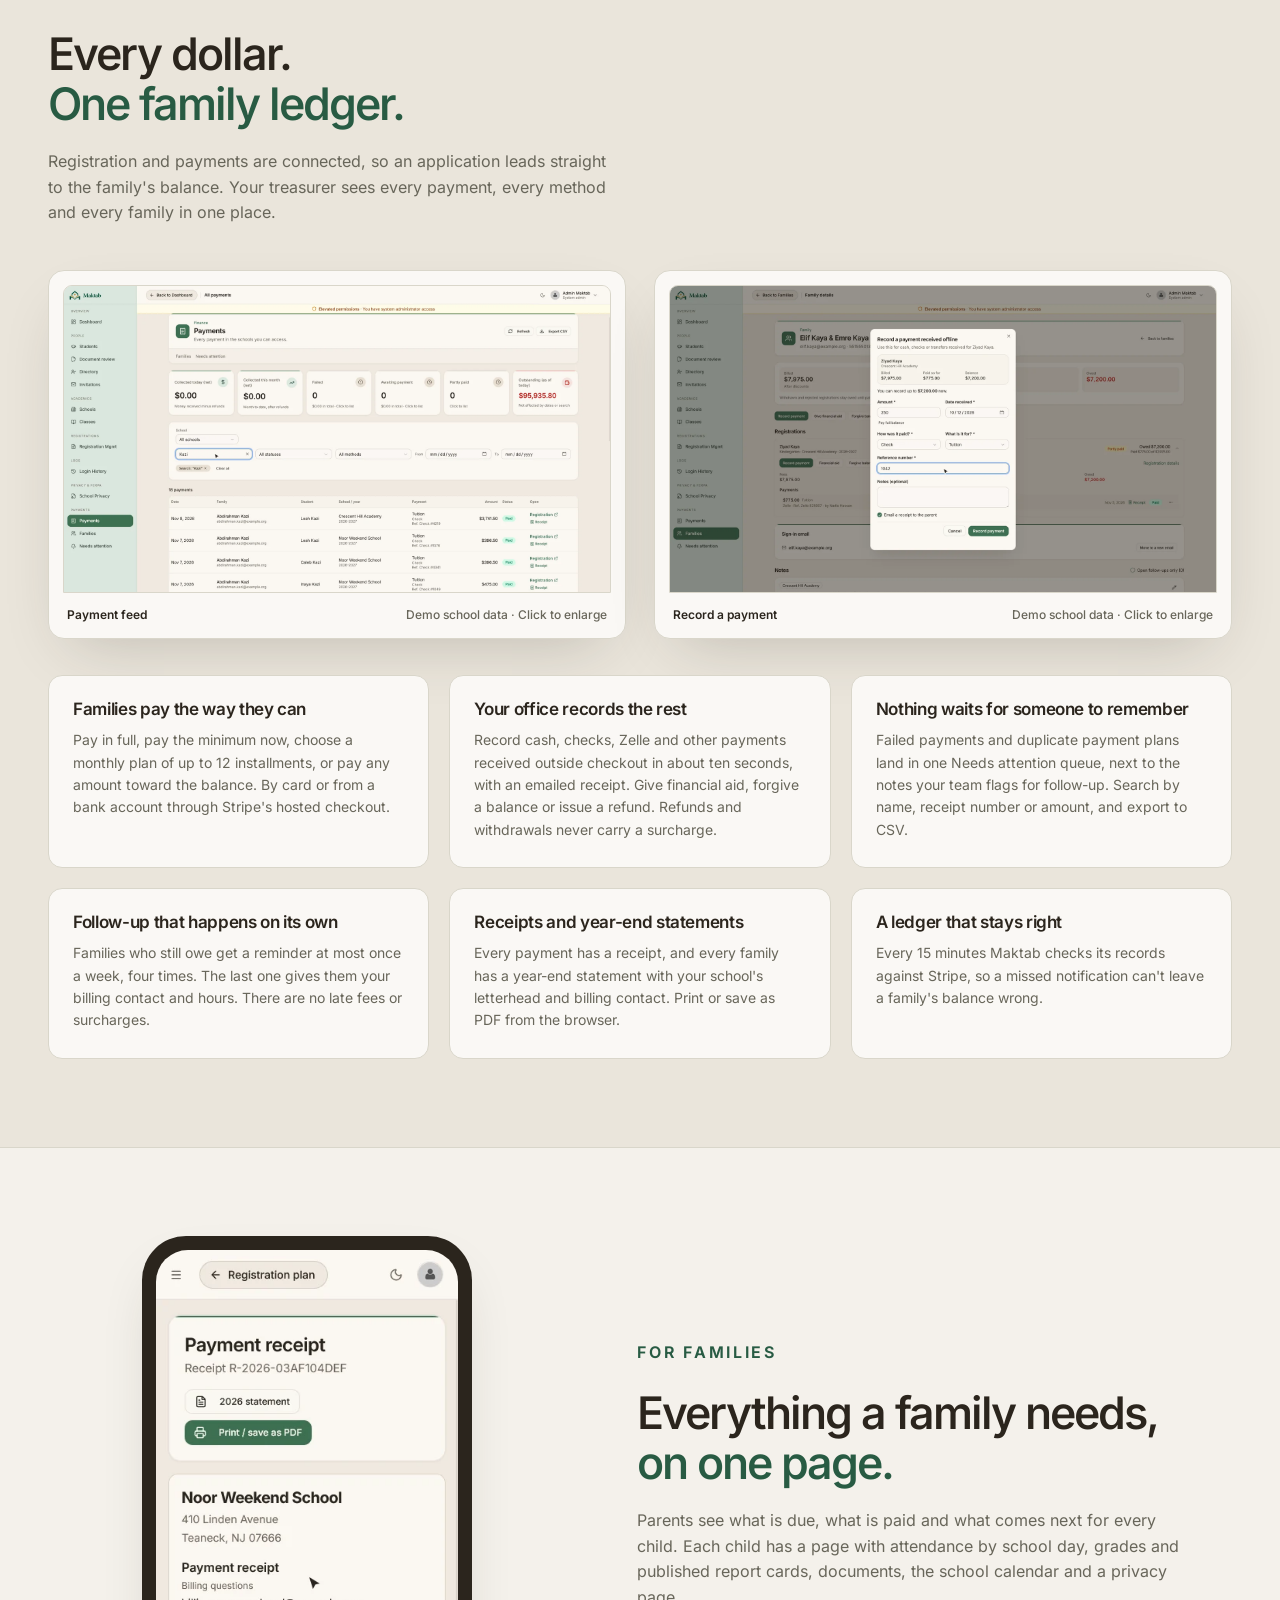
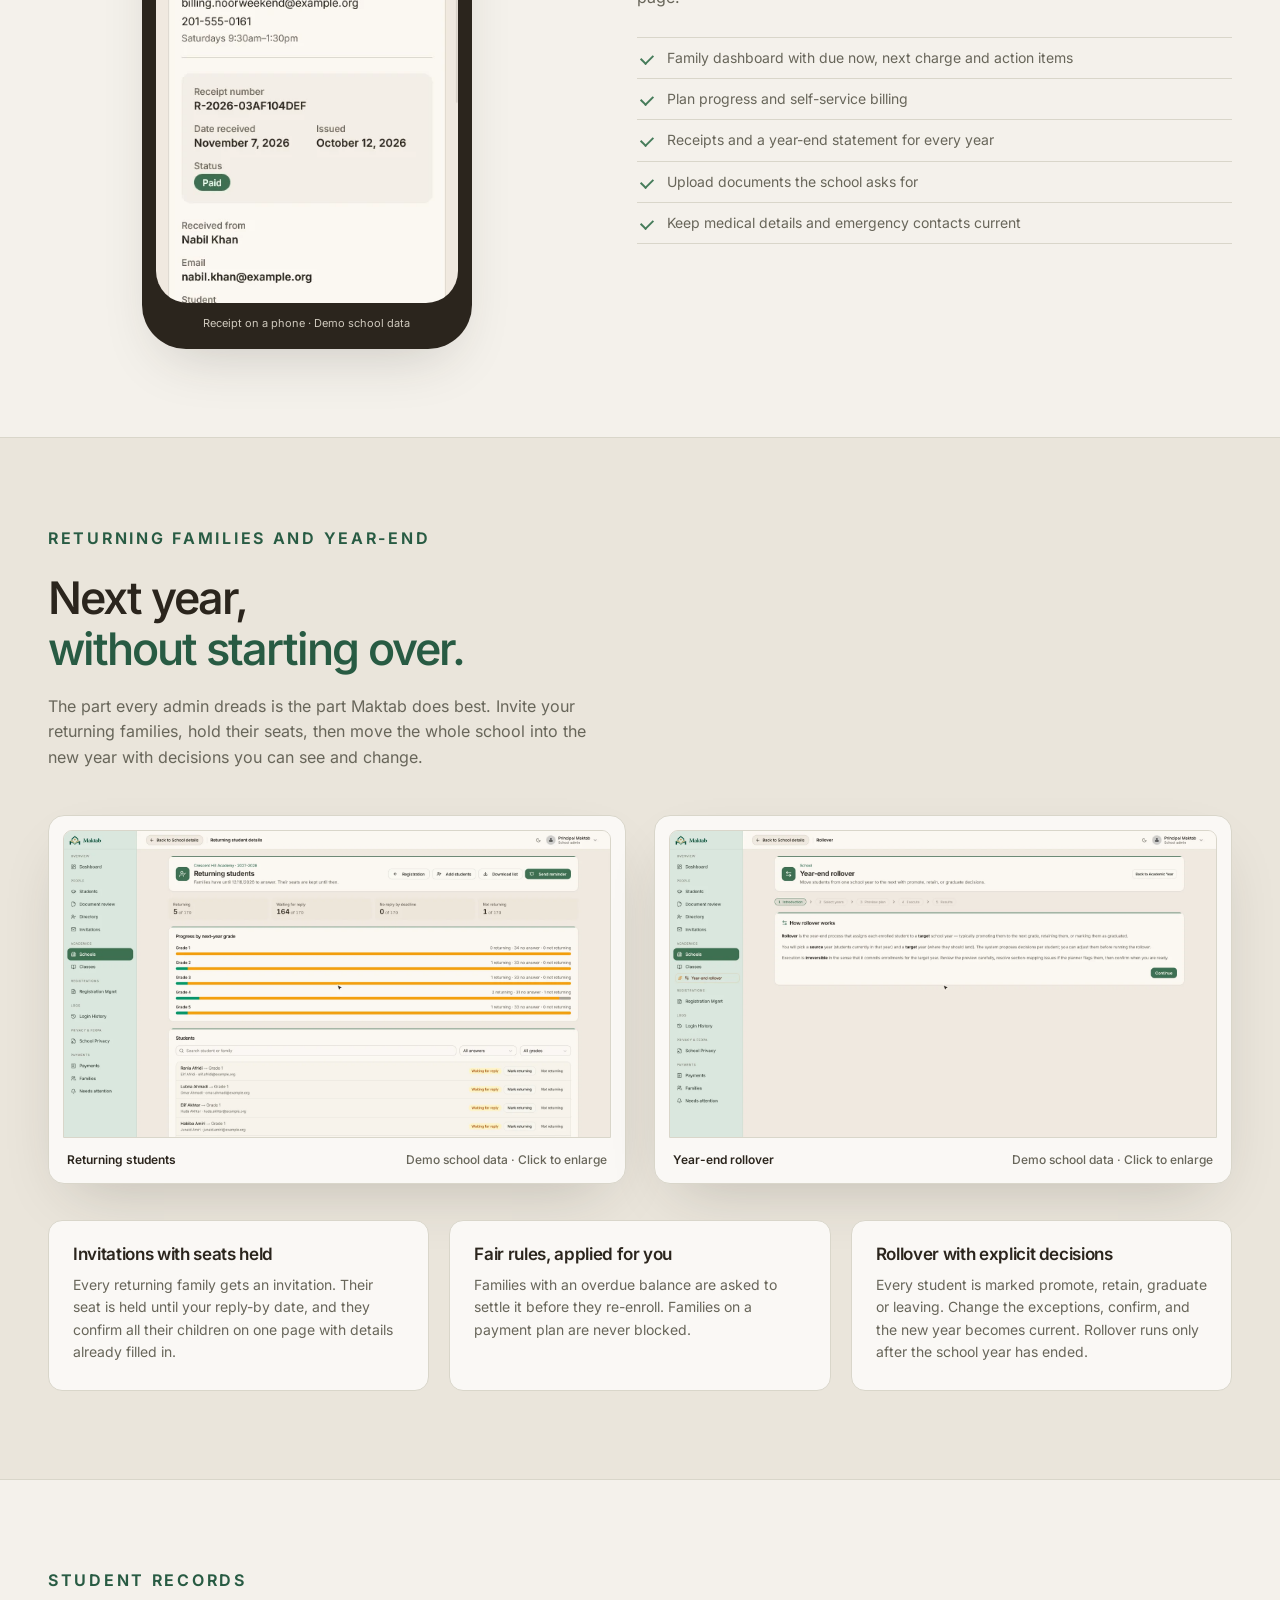
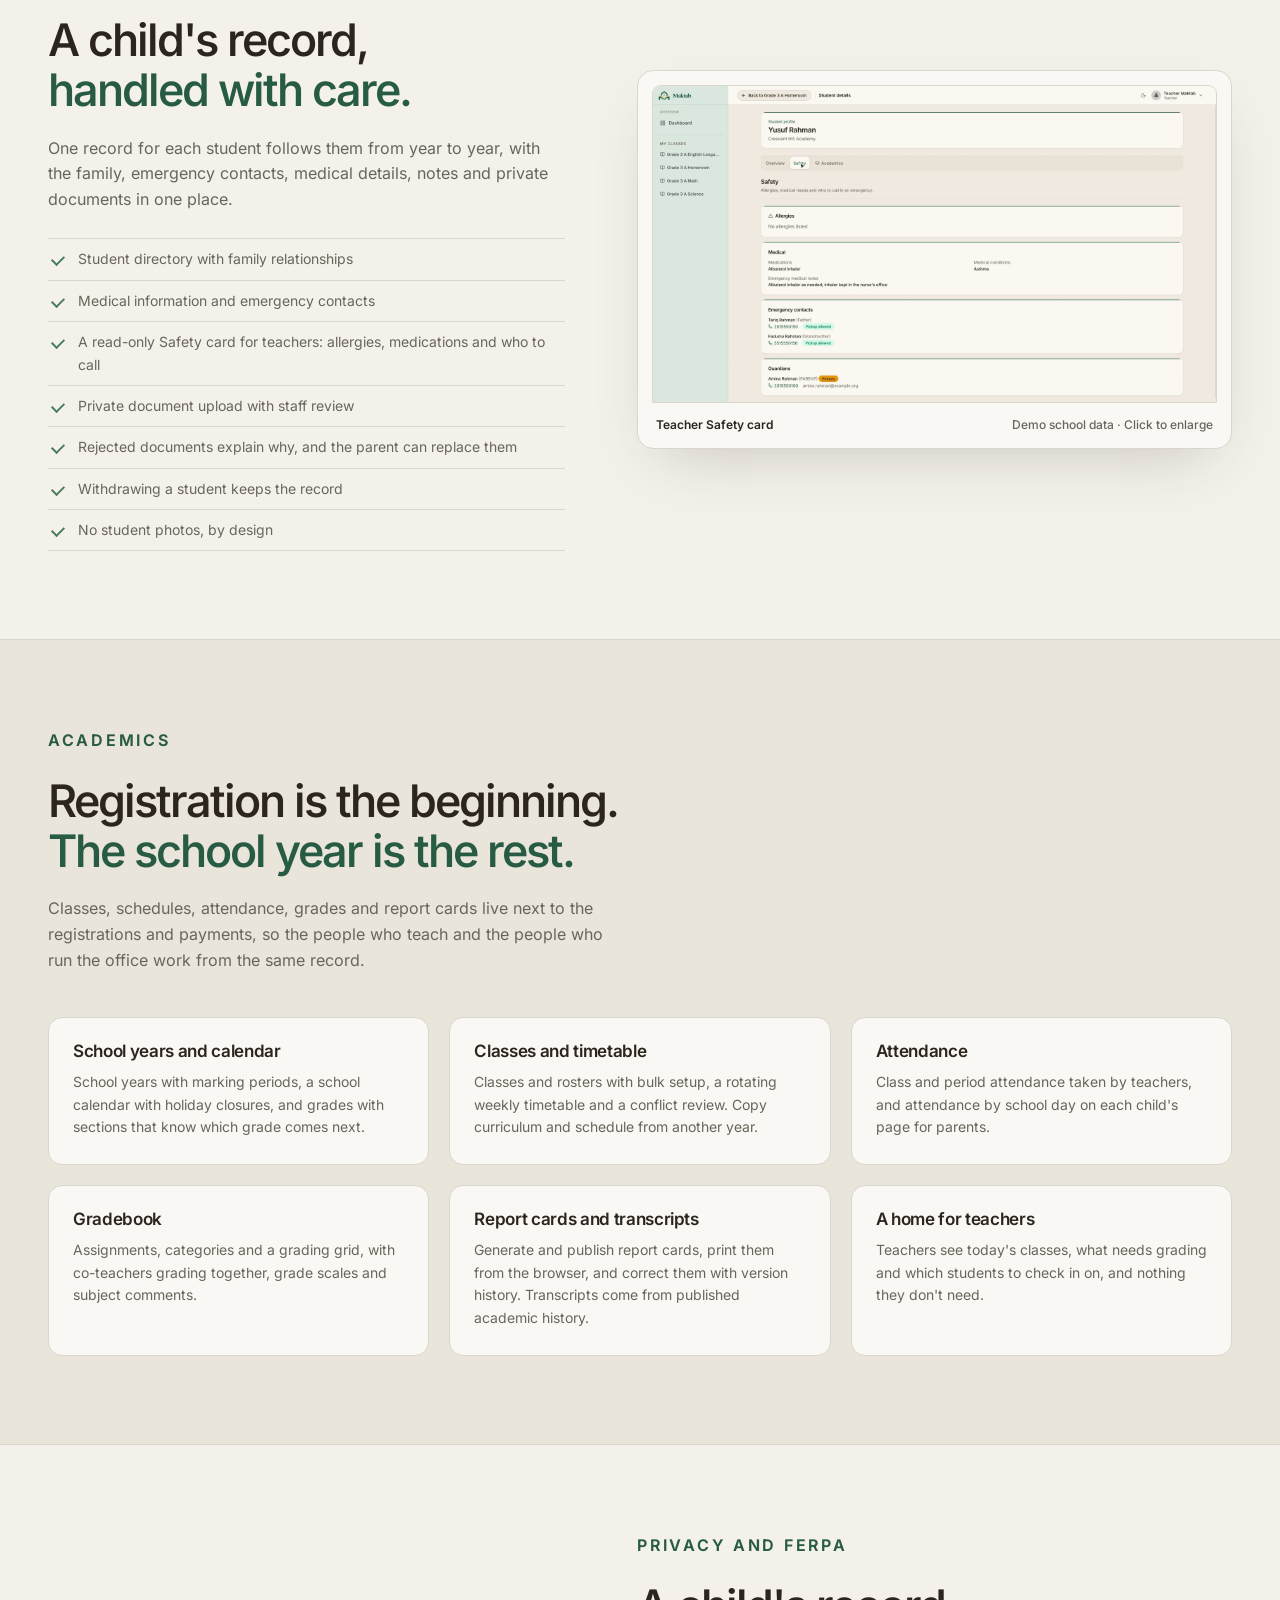
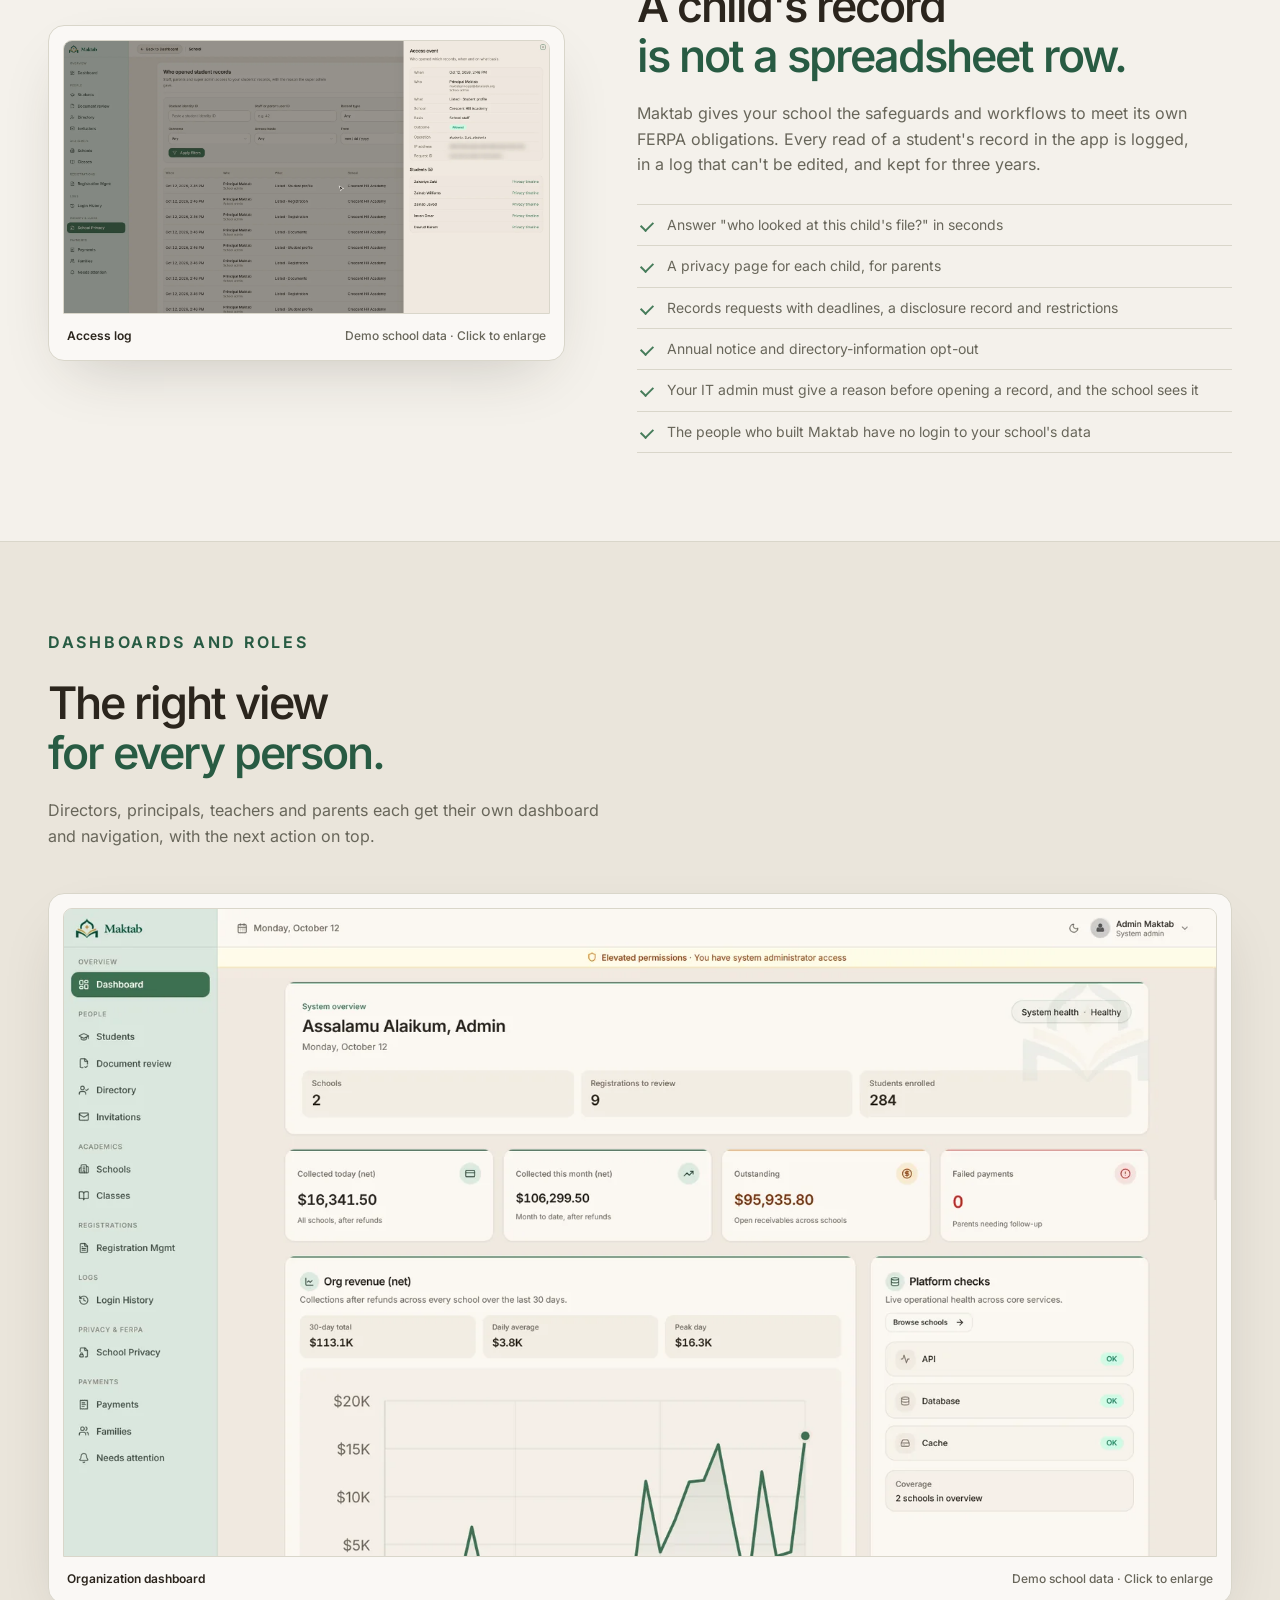
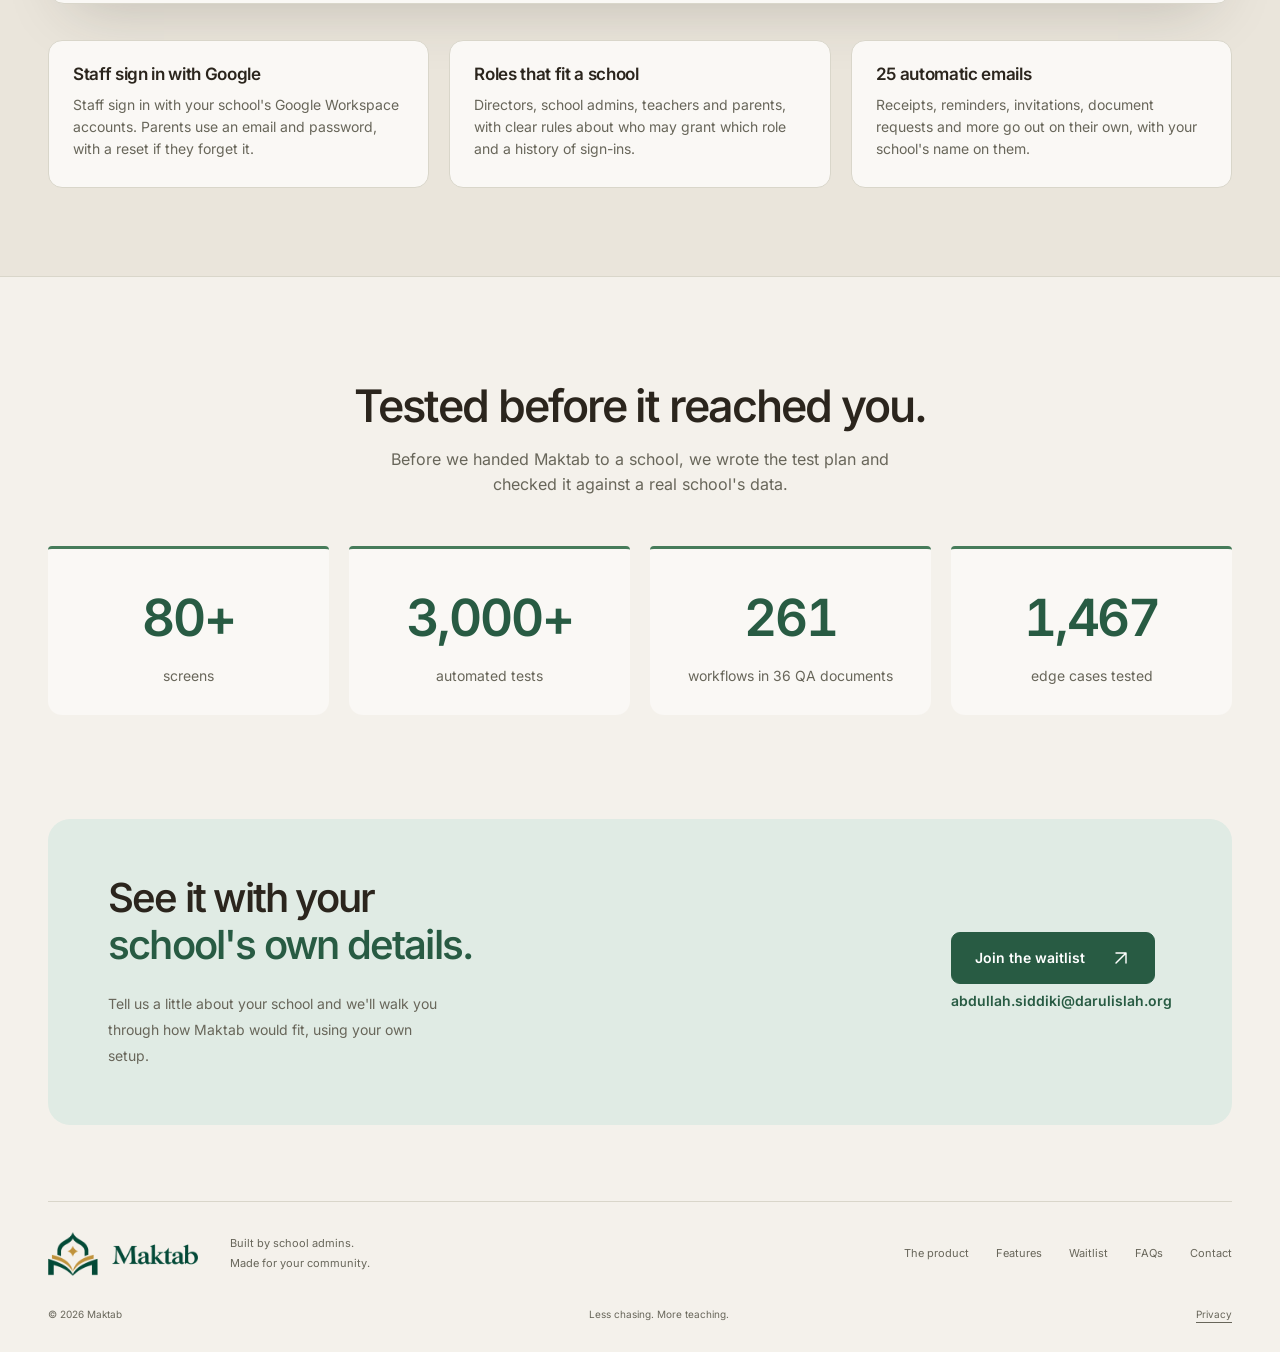
<file: public/features.html>
<!doctype html>
<html lang="en">
<head>
  <meta charset="utf-8">
  <meta name="viewport" content="width=device-width,initial-scale=1">
  <meta name="theme-color" content="#f4f1eb">
  <title>Features | Maktab</title>
  <meta name="description" content="Everything Maktab does for an Islamic school: registration and admissions, tuition and payments, returning families and year-end rollover, student records, academics, privacy and role dashboards.">
  <meta property="og:title" content="Maktab features: registration, payments, records and more">
  <meta property="og:description" content="Islamic school software built by school admins. See every part of Maktab, with real screens and demo school data.">
  <meta property="og:type" content="website">
  <meta property="og:image" content="https://maktab-marketing.luminarysolutions.ai/assets/social.png">
  <meta name="twitter:card" content="summary_large_image">
  <link rel="canonical" href="https://maktab-marketing.luminarysolutions.ai/features">
  <link rel="icon" href="assets/favicon.ico" sizes="48x48">
  <link rel="icon" type="image/png" sizes="32x32" href="assets/favicon-32.png">
  <link rel="icon" type="image/png" sizes="16x16" href="assets/favicon-16.png">
  <link rel="apple-touch-icon" href="assets/apple-touch-icon.png">
  <link rel="preload" href="assets/inter-latin.woff2" as="font" type="font/woff2" crossorigin>
  <link rel="stylesheet" href="styles.css">
  <script>document.documentElement.classList.add('js')</script>
  <script src="site.js" defer></script>
</head>
<body class="features-page">
<a class="skip-link" href="#main">Skip to content</a>
<header class="site-header">
  <div class="nav-wrap container">
    <a class="brand" href="./" aria-label="Maktab home"><img class="brand-logo logo-light" src="assets/maktab-header-horizontal.png" width="150" height="44" alt="Maktab"><img class="brand-logo logo-dark" src="assets/maktab-header-horizontal-reversed.png" width="150" height="44" alt=""></a>
    <nav id="main-nav" aria-label="Main navigation">
      <a href="./#how-it-works">The product</a><a href="features" aria-current="page">Features</a><a href="./#our-story">Our story</a><a href="./#faq">FAQs</a>
    </nav>
    <div class="nav-actions"><button class="theme-toggle" type="button" aria-label="Switch color theme" title="Switch color theme"><span aria-hidden="true">◐</span></button><a class="button button-small" href="waitlist">Join the waitlist <svg class="arrow-icon" aria-hidden="true" viewBox="0 0 24 24" fill="none"><path d="M6 18 18 6M6 6h12v12" stroke="currentColor" stroke-width="1.7" stroke-linecap="round" stroke-linejoin="round"/></svg></a><button class="menu-toggle" aria-controls="main-nav" aria-expanded="false" aria-label="Open navigation"><span></span><span></span></button></div>
  </div>
</header>

<main id="main">
  <section class="features-hero container" aria-labelledby="features-heading">
    <p class="eyebrow">Features</p>
    <h1 id="features-heading">Everything your office does.<br> <span>One calm place.</span></h1>
    <p class="features-lede">Maktab was built by people who ran the registration rush, matched payments to spreadsheets on Sunday night and answered the same parent question forty times. Here is every part of it, with real screens and demo school data.</p>
    <nav class="feature-jump" aria-label="Jump to a feature area">
      <a href="#registration">Registration</a><a href="#payments">Tuition and payments</a><a href="#next-year">Next year</a><a href="#records">Student records</a><a href="#academics">Academics</a><a href="#privacy">Privacy</a><a href="#dashboards">Dashboards and roles</a>
    </nav>
  </section>

  <section class="feature-block container reveal" id="registration" aria-labelledby="registration-heading">
    <div class="feature-copy">
      <p class="eyebrow">Registration and admissions</p>
      <h2 id="registration-heading">Every child.<br> <span>One sitting.</span></h2>
      <p>A parent signs in once and registers every child in the same flow, from a phone or a laptop. Each grade shows whether it is open before they start, so nobody fills in a form for a seat that doesn't exist.</p>
      <ul class="check-list feature-list">
        <li>Grades marked <strong>Open</strong>, <strong>Waitlist only</strong> or <strong>Closed</strong> on the form</li>
        <li>Your school's own questions for each child</li>
        <li>Sibling discounts applied from your school's policy</li>
        <li>Saved drafts at each step, then one family submission</li>
        <li>The price is fixed once a family submits, even if fees change later</li>
        <li>Capacity, waitlists and staff review of every application</li>
        <li>Registration invitations for families you want to bring in</li>
        <li>Withdrawal requests that your staff approve or decline</li>
      </ul>
    </div>
    <figure class="feature-phone"><img src="assets/features/phone-forms.webp" alt="A parent's registration page on a phone, with open forms for two schools" width="390" height="844" loading="lazy"><figcaption>Parent view on a phone · Demo school data</figcaption></figure>
  </section>

  <section class="feature-block feature-block-wide reveal" id="payments" aria-labelledby="payments-heading">
    <div class="container">
      <div class="feature-copy feature-copy-top">
        <p class="eyebrow">Tuition and payments</p>
        <h2 id="payments-heading">Every dollar.<br> <span>One family ledger.</span></h2>
        <p>Registration and payments are connected, so an application leads straight to the family's balance. Your treasurer sees every payment, every method and every family in one place.</p>
      </div>
      <div class="feature-pair">
        <figure class="feature-shot"><button class="image-zoom" data-image="assets/features/payments-feed.webp" data-caption="Payment feed with totals, a family search and filters. Demo school data." aria-label="Enlarge payment feed"><img src="assets/features/payments-feed.webp" alt="The payment feed with collected, outstanding and failed totals and a list of payments" width="1600" height="900" loading="lazy"></button><figcaption>Payment feed <span>Demo school data · Click to enlarge</span></figcaption></figure>
        <figure class="feature-shot"><button class="image-zoom" data-image="assets/features/record-payment.webp" data-caption="Recording a check against a family's balance, with an emailed receipt. Demo school data." aria-label="Enlarge record payment dialog"><img src="assets/features/record-payment.webp" alt="The Record a payment dialog with amount, check, reference number and email receipt" width="1600" height="900" loading="lazy"></button><figcaption>Record a payment <span>Demo school data · Click to enlarge</span></figcaption></figure>
      </div>
      <div class="feature-columns">
        <div><h3>Families pay the way they can</h3><p>Pay in full, pay the minimum now, choose a monthly plan of up to 12 installments, or pay any amount toward the balance. By card or from a bank account through Stripe's hosted checkout.</p></div>
        <div><h3>Your office records the rest</h3><p>Record cash, checks, Zelle and other payments received outside checkout in about ten seconds, with an emailed receipt. Give financial aid, forgive a balance or issue a refund. Refunds and withdrawals never carry a surcharge.</p></div>
        <div><h3>Nothing waits for someone to remember</h3><p>Failed payments and duplicate payment plans land in one Needs attention queue, next to the notes your team flags for follow-up. Search by name, receipt number or amount, and export to CSV.</p></div>
        <div><h3>Follow-up that happens on its own</h3><p>Families who still owe get a reminder at most once a week, four times. The last one gives them your billing contact and hours. There are no late fees or surcharges.</p></div>
        <div><h3>Receipts and year-end statements</h3><p>Every payment has a receipt, and every family has a year-end statement with your school's letterhead and billing contact. Print or save as PDF from the browser.</p></div>
        <div><h3>A ledger that stays right</h3><p>Every 15 minutes Maktab checks its records against Stripe, so a missed notification can't leave a family's balance wrong.</p></div>
      </div>
    </div>
  </section>

  <section class="feature-block container reveal" aria-labelledby="family-heading">
    <figure class="feature-phone"><img src="assets/features/phone-receipt.webp" alt="A payment receipt on a phone with the school's address and billing contact" width="390" height="844" loading="lazy"><figcaption>Receipt on a phone · Demo school data</figcaption></figure>
    <div class="feature-copy">
      <p class="eyebrow">For families</p>
      <h2 id="family-heading">Everything a family needs,<br> <span>on one page.</span></h2>
      <p>Parents see what is due, what is paid and what comes next for every child. Each child has a page with attendance by school day, grades and published report cards, documents, the school calendar and a privacy page.</p>
      <ul class="check-list feature-list">
        <li>Family dashboard with due now, next charge and action items</li>
        <li>Plan progress and self-service billing</li>
        <li>Receipts and a year-end statement for every year</li>
        <li>Upload documents the school asks for</li>
        <li>Keep medical details and emergency contacts current</li>
      </ul>
    </div>
  </section>

  <section class="feature-block feature-block-wide reveal" id="next-year" aria-labelledby="next-year-heading">
    <div class="container">
      <div class="feature-copy feature-copy-top">
        <p class="eyebrow">Returning families and year-end</p>
        <h2 id="next-year-heading">Next year,<br> <span>without starting over.</span></h2>
        <p>The part every admin dreads is the part Maktab does best. Invite your returning families, hold their seats, then move the whole school into the new year with decisions you can see and change.</p>
      </div>
      <div class="feature-pair">
        <figure class="feature-shot"><button class="image-zoom" data-image="assets/features/returning.webp" data-caption="Returning students for next year: who has confirmed, who is still deciding, and progress by grade. Demo school data." aria-label="Enlarge returning students"><img src="assets/features/returning.webp" alt="Returning students tracking with confirmed, waiting and not returning counts and progress by grade" width="1600" height="900" loading="lazy"></button><figcaption>Returning students <span>Demo school data · Click to enlarge</span></figcaption></figure>
        <figure class="feature-shot"><button class="image-zoom" data-image="assets/features/rollover.webp" data-caption="The year-end rollover wizard: introduction, select years, preview the plan, execute, results. Demo school data." aria-label="Enlarge year-end rollover"><img src="assets/features/rollover.webp" alt="The year-end rollover wizard explaining how students move to the next school year" width="1600" height="900" loading="lazy"></button><figcaption>Year-end rollover <span>Demo school data · Click to enlarge</span></figcaption></figure>
      </div>
      <div class="feature-columns">
        <div><h3>Invitations with seats held</h3><p>Every returning family gets an invitation. Their seat is held until your reply-by date, and they confirm all their children on one page with details already filled in.</p></div>
        <div><h3>Fair rules, applied for you</h3><p>Families with an overdue balance are asked to settle it before they re-enroll. Families on a payment plan are never blocked.</p></div>
        <div><h3>Rollover with explicit decisions</h3><p>Every student is marked promote, retain, graduate or leaving. Change the exceptions, confirm, and the new year becomes current. Rollover runs only after the school year has ended.</p></div>
      </div>
    </div>
  </section>

  <section class="feature-block container reveal" id="records" aria-labelledby="records-heading">
    <div class="feature-copy">
      <p class="eyebrow">Student records</p>
      <h2 id="records-heading">A child's record,<br> <span>handled with care.</span></h2>
      <p>One record for each student follows them from year to year, with the family, emergency contacts, medical details, notes and private documents in one place.</p>
      <ul class="check-list feature-list">
        <li>Student directory with family relationships</li>
        <li>Medical information and emergency contacts</li>
        <li>A read-only Safety card for teachers: allergies, medications and who to call</li>
        <li>Private document upload with staff review</li>
        <li>Rejected documents explain why, and the parent can replace them</li>
        <li>Withdrawing a student keeps the record</li>
        <li>No student photos, by design</li>
      </ul>
    </div>
    <figure class="feature-shot"><button class="image-zoom" data-image="assets/features/safety-card.webp" data-caption="A teacher's read-only Safety tab: allergies, medical needs and emergency contacts. Demo school data." aria-label="Enlarge teacher safety card"><img src="assets/features/safety-card.webp" alt="A teacher's Safety tab with allergies, medications and emergency contacts for one student" width="1600" height="900" loading="lazy"></button><figcaption>Teacher Safety card <span>Demo school data · Click to enlarge</span></figcaption></figure>
  </section>

  <section class="feature-block feature-block-wide reveal" id="academics" aria-labelledby="academics-heading">
    <div class="container">
      <div class="feature-copy feature-copy-top">
        <p class="eyebrow">Academics</p>
        <h2 id="academics-heading">Registration is the beginning.<br> <span>The school year is the rest.</span></h2>
        <p>Classes, schedules, attendance, grades and report cards live next to the registrations and payments, so the people who teach and the people who run the office work from the same record.</p>
      </div>
      <div class="feature-columns">
        <div><h3>School years and calendar</h3><p>School years with marking periods, a school calendar with holiday closures, and grades with sections that know which grade comes next.</p></div>
        <div><h3>Classes and timetable</h3><p>Classes and rosters with bulk setup, a rotating weekly timetable and a conflict review. Copy curriculum and schedule from another year.</p></div>
        <div><h3>Attendance</h3><p>Class and period attendance taken by teachers, and attendance by school day on each child's page for parents.</p></div>
        <div><h3>Gradebook</h3><p>Assignments, categories and a grading grid, with co-teachers grading together, grade scales and subject comments.</p></div>
        <div><h3>Report cards and transcripts</h3><p>Generate and publish report cards, print them from the browser, and correct them with version history. Transcripts come from published academic history.</p></div>
        <div><h3>A home for teachers</h3><p>Teachers see today's classes, what needs grading and which students to check in on, and nothing they don't need.</p></div>
      </div>
    </div>
  </section>

  <section class="feature-block container reveal" id="privacy" aria-labelledby="privacy-heading">
    <figure class="feature-shot"><button class="image-zoom" data-image="assets/features/access-log.webp" data-caption="The school's access log with one access event opened: who, what, when and on what basis. Demo school data." aria-label="Enlarge access log"><img src="assets/features/access-log.webp" alt="The school privacy access log with an access event showing who opened which student records and why" width="1600" height="900" loading="lazy"></button><figcaption>Access log <span>Demo school data · Click to enlarge</span></figcaption></figure>
    <div class="feature-copy">
      <p class="eyebrow">Privacy and FERPA</p>
      <h2 id="privacy-heading">A child's record<br> <span>is not a spreadsheet row.</span></h2>
      <p>Maktab gives your school the safeguards and workflows to meet its own FERPA obligations. Every read of a student's record in the app is logged, in a log that can't be edited, and kept for three years.</p>
      <ul class="check-list feature-list">
        <li>Answer "who looked at this child's file?" in seconds</li>
        <li>A privacy page for each child, for parents</li>
        <li>Records requests with deadlines, a disclosure record and restrictions</li>
        <li>Annual notice and directory-information opt-out</li>
        <li>Your IT admin must give a reason before opening a record, and the school sees it</li>
        <li>The people who built Maktab have no login to your school's data</li>
      </ul>
    </div>
  </section>

  <section class="feature-block feature-block-wide reveal" id="dashboards" aria-labelledby="dashboards-heading">
    <div class="container">
      <div class="feature-copy feature-copy-top">
        <p class="eyebrow">Dashboards and roles</p>
        <h2 id="dashboards-heading">The right view<br> <span>for every person.</span></h2>
        <p>Directors, principals, teachers and parents each get their own dashboard and navigation, with the next action on top.</p>
      </div>
      <figure class="feature-shot feature-shot-wide"><button class="image-zoom" data-image="assets/features/dashboard.webp" data-caption="The organization dashboard: schools, registrations to review, students enrolled, collections and outstanding balances. Demo school data." aria-label="Enlarge organization dashboard"><img src="assets/features/dashboard.webp" alt="The organization dashboard with registration, enrollment and payment totals and a revenue chart" width="1600" height="900" loading="lazy"></button><figcaption>Organization dashboard <span>Demo school data · Click to enlarge</span></figcaption></figure>
      <div class="feature-columns">
        <div><h3>Staff sign in with Google</h3><p>Staff sign in with your school's Google Workspace accounts. Parents use an email and password, with a reset if they forget it.</p></div>
        <div><h3>Roles that fit a school</h3><p>Directors, school admins, teachers and parents, with clear rules about who may grant which role and a history of sign-ins.</p></div>
        <div><h3>25 automatic emails</h3><p>Receipts, reminders, invitations, document requests and more go out on their own, with your school's name on them.</p></div>
      </div>
    </div>
  </section>

  <section class="numbers-section container reveal" aria-labelledby="numbers-heading">
    <h2 id="numbers-heading" class="numbers-title">Tested before it reached you.</h2>
    <p class="numbers-lede">Before we handed Maktab to a school, we wrote the test plan and checked it against a real school's data.</p>
    <dl class="numbers-grid">
      <div><dt>80+</dt><dd>screens</dd></div>
      <div><dt>3,000+</dt><dd>automated tests</dd></div>
      <div><dt>261</dt><dd>workflows in 36 QA documents</dd></div>
      <div><dt>1,467</dt><dd>edge cases tested</dd></div>
    </dl>
  </section>

  <section class="contact-section container" aria-labelledby="cta-heading">
    <div class="contact-inner features-cta"><div class="contact-copy"><h2 id="cta-heading">See it with your<br> <span>school's own details.</span></h2><p>Tell us a little about your school and we'll walk you through how Maktab would fit, using your own setup.</p></div><div class="features-cta-actions"><a class="button" href="waitlist">Join the waitlist <svg class="arrow-icon" aria-hidden="true" viewBox="0 0 24 24" fill="none"><path d="M6 18 18 6M6 6h12v12" stroke="currentColor" stroke-width="1.7" stroke-linecap="round" stroke-linejoin="round"/></svg></a><a class="text-link" href="mailto:abdullah.siddiki@darulislah.org">abdullah.siddiki@darulislah.org</a></div></div>
  </section>
</main>

<footer class="container site-footer"><div class="footer-top"><a class="brand" href="./" aria-label="Maktab home"><img class="brand-logo logo-light" src="assets/maktab-header-horizontal.png" width="150" height="44" alt="Maktab"><img class="brand-logo logo-dark" src="assets/maktab-header-horizontal-reversed.png" width="150" height="44" alt=""></a><p>Built by school admins.<br> Made for your community.</p><nav aria-label="Footer navigation"><a href="./#how-it-works">The product</a><a href="features">Features</a><a href="waitlist">Waitlist</a><a href="./#faq">FAQs</a><a href="mailto:abdullah.siddiki@darulislah.org">Contact</a></nav></div><div class="footer-bottom"><p>© <span id="year">2026</span> Maktab</p><p>Less chasing. More teaching.</p><button class="privacy-link" data-open-privacy type="button">Privacy</button></div></footer>

<dialog id="image-dialog" class="image-dialog" aria-label="Product screenshot"><button class="dialog-close" type="button" aria-label="Close screenshot">×</button><img id="dialog-image" src="assets/features/dashboard.webp" alt=""><p id="dialog-caption"></p></dialog>
<dialog id="privacy-dialog" class="privacy-dialog" aria-labelledby="privacy-dialog-heading"><button class="dialog-close" type="button" aria-label="Close privacy notice">×</button><h2 id="privacy-dialog-heading">A simple privacy note</h2><p>This website does not use analytics or advertising cookies. Your color-theme preference is stored in your browser.</p><p>When you send the interest form or join the waitlist, your answers are emailed to the Maktab team and kept in a private database so nothing is lost. We use them only to reply to you and to understand what schools need. We don't sell or share them, and we'll delete them if you ask.</p><p>Cloudflare hosts this website and processes the request to deliver it. For questions, or to have your details deleted, contact <a href="mailto:abdullah.siddiki@darulislah.org">abdullah.siddiki@darulislah.org</a>.</p></dialog>
</body>
</html>
</file>
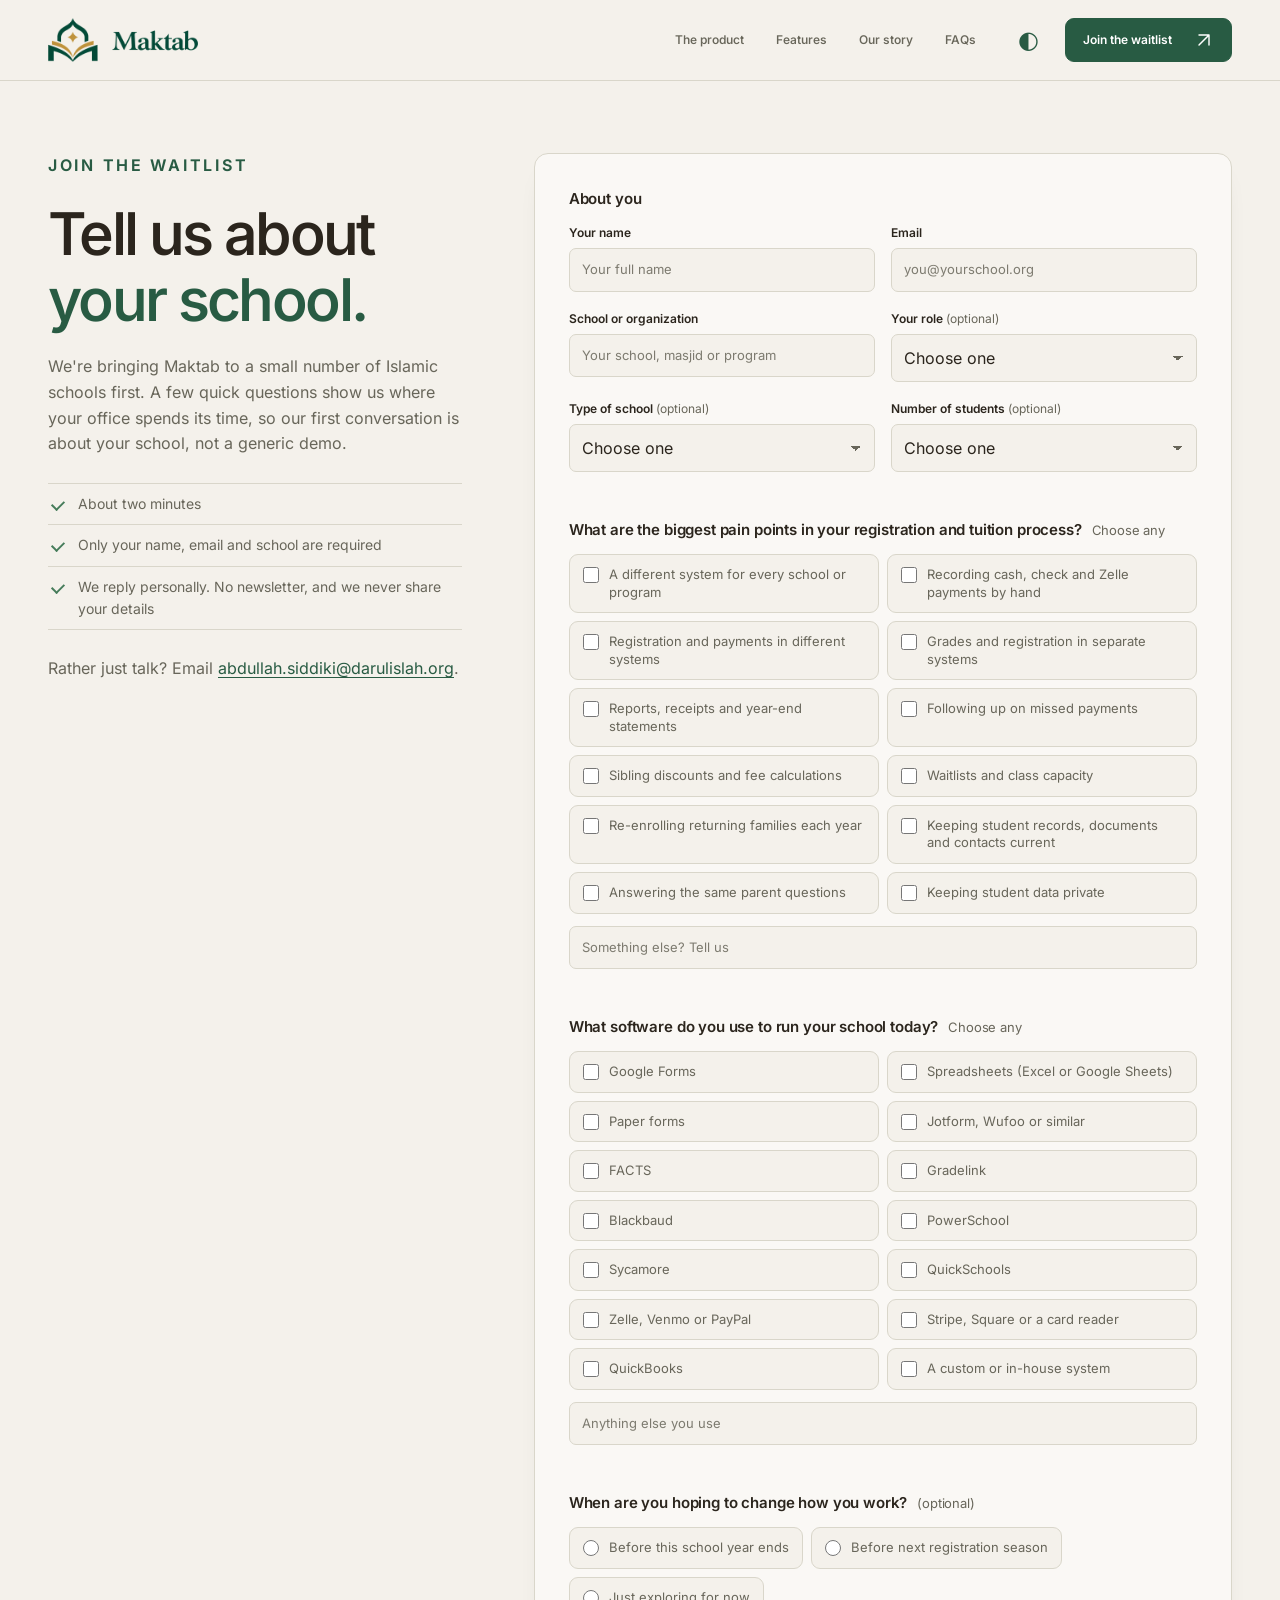
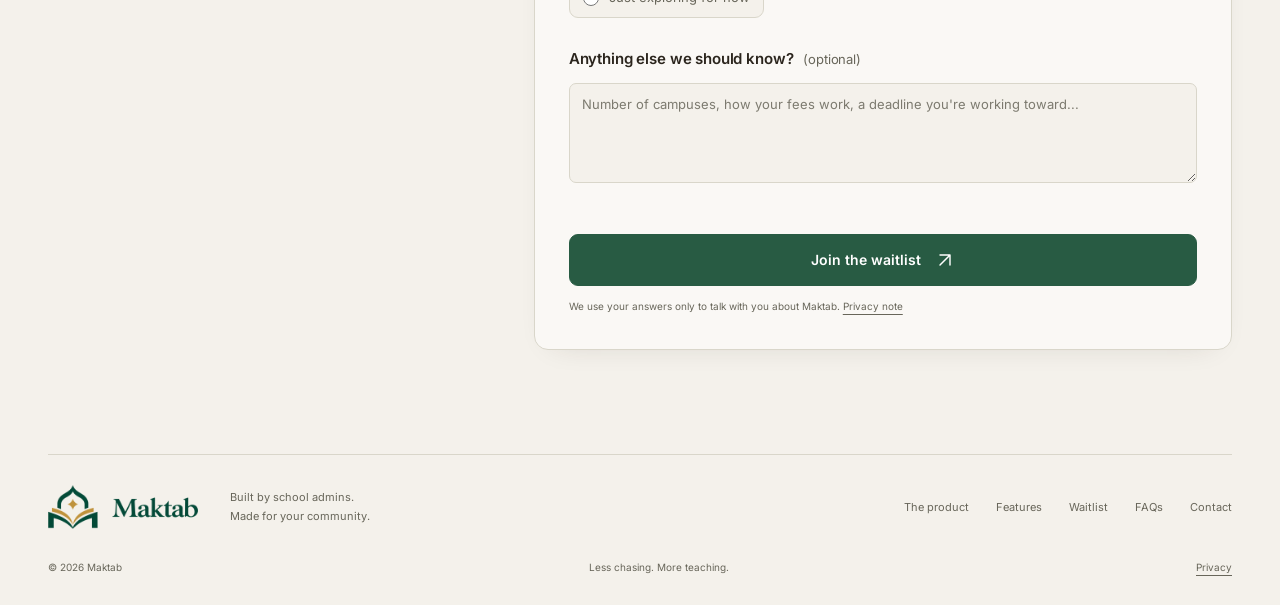
<file: public/waitlist.html>
<!doctype html>
<html lang="en">
<head>
  <meta charset="utf-8">
  <meta name="viewport" content="width=device-width,initial-scale=1">
  <meta name="theme-color" content="#f4f1eb">
  <title>Join the waitlist | Maktab</title>
  <meta name="description" content="Join the Maktab waitlist. Tell us about your school and the parts of registration and tuition that take the most time.">
  <meta property="og:title" content="Join the Maktab waitlist">
  <meta property="og:description" content="Islamic school software built by school admins. Tell us about your school and we'll be in touch.">
  <meta property="og:type" content="website">
  <meta property="og:image" content="https://maktab-marketing.luminarysolutions.ai/assets/social.png">
  <meta name="twitter:card" content="summary_large_image">
  <link rel="canonical" href="https://maktab-marketing.luminarysolutions.ai/waitlist">
  <link rel="icon" href="assets/favicon.ico" sizes="48x48">
  <link rel="icon" type="image/png" sizes="32x32" href="assets/favicon-32.png">
  <link rel="icon" type="image/png" sizes="16x16" href="assets/favicon-16.png">
  <link rel="apple-touch-icon" href="assets/apple-touch-icon.png">
  <link rel="preload" href="assets/inter-latin.woff2" as="font" type="font/woff2" crossorigin>
  <link rel="stylesheet" href="styles.css">
  <script>document.documentElement.classList.add('js')</script>
  <script src="site.js" defer></script>
</head>
<body class="waitlist-page">
<a class="skip-link" href="#main">Skip to content</a>
<header class="site-header">
  <div class="nav-wrap container">
    <a class="brand" href="./" aria-label="Maktab home"><img class="brand-logo logo-light" src="assets/maktab-header-horizontal.png" width="150" height="44" alt="Maktab"><img class="brand-logo logo-dark" src="assets/maktab-header-horizontal-reversed.png" width="150" height="44" alt=""></a>
    <nav id="main-nav" aria-label="Main navigation">
      <a href="./#how-it-works">The product</a><a href="features">Features</a><a href="./#our-story">Our story</a><a href="./#faq">FAQs</a>
    </nav>
    <div class="nav-actions"><button class="theme-toggle" type="button" aria-label="Switch color theme" title="Switch color theme"><span aria-hidden="true">◐</span></button><a class="button button-small" href="waitlist" aria-current="page">Join the waitlist <svg class="arrow-icon" aria-hidden="true" viewBox="0 0 24 24" fill="none"><path d="M6 18 18 6M6 6h12v12" stroke="currentColor" stroke-width="1.7" stroke-linecap="round" stroke-linejoin="round"/></svg></a><button class="menu-toggle" aria-controls="main-nav" aria-expanded="false" aria-label="Open navigation"><span></span><span></span></button></div>
  </div>
</header>

<main id="main" class="container waitlist-layout">
  <section class="waitlist-intro" aria-labelledby="waitlist-heading">
    <p class="eyebrow">Join the waitlist</p>
    <h1 id="waitlist-heading">Tell us about<br> <span>your school.</span></h1>
    <p>We're bringing Maktab to a small number of Islamic schools first. A few quick questions show us where your office spends its time, so our first conversation is about your school, not a generic demo.</p>
    <ul class="check-list feature-list">
      <li>About two minutes</li>
      <li>Only your name, email and school are required</li>
      <li>We reply personally. No newsletter, and we never share your details</li>
    </ul>
    <p class="waitlist-alt">Rather just talk? Email <a href="mailto:abdullah.siddiki@darulislah.org">abdullah.siddiki@darulislah.org</a>.</p>
  </section>

  <div class="waitlist-panel">
  <form id="waitlist-form" class="interest-form waitlist-form" data-endpoint="/api/waitlist" data-done="#waitlist-done" novalidate>
    <fieldset>
      <legend>About you</legend>
      <div class="field-row">
        <div><label for="w-name">Your name</label><input id="w-name" name="name" autocomplete="name" maxlength="100" required placeholder="Your full name"></div>
        <div><label for="w-email">Email</label><input id="w-email" name="email" type="email" autocomplete="email" maxlength="200" required placeholder="you@yourschool.org"></div>
      </div>
      <div class="field-row">
        <div><label for="w-school">School or organization</label><input id="w-school" name="school" autocomplete="organization" maxlength="160" required placeholder="Your school, masjid or program"></div>
        <div><label for="w-role">Your role <span>(optional)</span></label><select id="w-role" name="role"><option value="">Choose one</option><option>Principal or director</option><option>Administrator or office staff</option><option>Board member or treasurer</option><option>Teacher</option><option>Parent volunteer</option><option>Other</option></select></div>
      </div>
      <div class="field-row">
        <div><label for="w-type">Type of school <span>(optional)</span></label><select id="w-type" name="schoolType"><option value="">Choose one</option><option>Weekend or supplementary school</option><option>Full-time Islamic school</option><option>Hifz or Quran program</option><option>More than one program</option><option>Other</option></select></div>
        <div><label for="w-size">Number of students <span>(optional)</span></label><select id="w-size" name="size"><option value="">Choose one</option><option>Under 50 students</option><option>50 to 150</option><option>150 to 300</option><option>300 to 600</option><option>Over 600</option></select></div>
      </div>
    </fieldset>

    <fieldset>
      <legend>What are the biggest pain points in your registration and tuition process? <span>Choose any</span></legend>
      <div class="choice-grid"><label class="choice"><input type="checkbox" name="pains" value="A different system for every school or program"><span>A different system for every school or program</span></label><label class="choice"><input type="checkbox" name="pains" value="Recording cash, check and Zelle payments by hand"><span>Recording cash, check and Zelle payments by hand</span></label><label class="choice"><input type="checkbox" name="pains" value="Registration and payments in different systems"><span>Registration and payments in different systems</span></label><label class="choice"><input type="checkbox" name="pains" value="Grades and registration in separate systems"><span>Grades and registration in separate systems</span></label><label class="choice"><input type="checkbox" name="pains" value="Reports, receipts and year-end statements"><span>Reports, receipts and year-end statements</span></label><label class="choice"><input type="checkbox" name="pains" value="Following up on missed payments"><span>Following up on missed payments</span></label><label class="choice"><input type="checkbox" name="pains" value="Sibling discounts and fee calculations"><span>Sibling discounts and fee calculations</span></label><label class="choice"><input type="checkbox" name="pains" value="Waitlists and class capacity"><span>Waitlists and class capacity</span></label><label class="choice"><input type="checkbox" name="pains" value="Re-enrolling returning families each year"><span>Re-enrolling returning families each year</span></label><label class="choice"><input type="checkbox" name="pains" value="Keeping student records, documents and contacts current"><span>Keeping student records, documents and contacts current</span></label><label class="choice"><input type="checkbox" name="pains" value="Answering the same parent questions"><span>Answering the same parent questions</span></label><label class="choice"><input type="checkbox" name="pains" value="Keeping student data private"><span>Keeping student data private</span></label></div>
      <label for="w-pains-other" class="sr-only">Other pain points</label><input id="w-pains-other" name="painsOther" maxlength="300" placeholder="Something else? Tell us">
    </fieldset>

    <fieldset>
      <legend>What software do you use to run your school today? <span>Choose any</span></legend>
      <div class="choice-grid"><label class="choice"><input type="checkbox" name="tools" value="Google Forms"><span>Google Forms</span></label><label class="choice"><input type="checkbox" name="tools" value="Spreadsheets (Excel or Google Sheets)"><span>Spreadsheets (Excel or Google Sheets)</span></label><label class="choice"><input type="checkbox" name="tools" value="Paper forms"><span>Paper forms</span></label><label class="choice"><input type="checkbox" name="tools" value="Jotform, Wufoo or similar"><span>Jotform, Wufoo or similar</span></label><label class="choice"><input type="checkbox" name="tools" value="FACTS"><span>FACTS</span></label><label class="choice"><input type="checkbox" name="tools" value="Gradelink"><span>Gradelink</span></label><label class="choice"><input type="checkbox" name="tools" value="Blackbaud"><span>Blackbaud</span></label><label class="choice"><input type="checkbox" name="tools" value="PowerSchool"><span>PowerSchool</span></label><label class="choice"><input type="checkbox" name="tools" value="Sycamore"><span>Sycamore</span></label><label class="choice"><input type="checkbox" name="tools" value="QuickSchools"><span>QuickSchools</span></label><label class="choice"><input type="checkbox" name="tools" value="Zelle, Venmo or PayPal"><span>Zelle, Venmo or PayPal</span></label><label class="choice"><input type="checkbox" name="tools" value="Stripe, Square or a card reader"><span>Stripe, Square or a card reader</span></label><label class="choice"><input type="checkbox" name="tools" value="QuickBooks"><span>QuickBooks</span></label><label class="choice"><input type="checkbox" name="tools" value="A custom or in-house system"><span>A custom or in-house system</span></label></div>
      <label for="w-tools-other" class="sr-only">Other software</label><input id="w-tools-other" name="toolsOther" maxlength="300" placeholder="Anything else you use">
    </fieldset>

    <fieldset>
      <legend>When are you hoping to change how you work? <span>(optional)</span></legend>
      <div class="choice-row"><label class="choice"><input type="radio" name="timeline" value="Before this school year ends"><span>Before this school year ends</span></label><label class="choice"><input type="radio" name="timeline" value="Before next registration season"><span>Before next registration season</span></label><label class="choice"><input type="radio" name="timeline" value="Just exploring for now"><span>Just exploring for now</span></label></div>
    </fieldset>

    <fieldset>
      <legend>Anything else we should know? <span>(optional)</span></legend>
      <label for="w-notes" class="sr-only">Anything else we should know</label>
      <textarea id="w-notes" name="notes" rows="3" maxlength="1500" placeholder="Number of campuses, how your fees work, a deadline you're working toward..."></textarea>
    </fieldset>

    <div class="hp" aria-hidden="true"><label for="w-website">Leave this empty</label><input id="w-website" name="website" tabindex="-1" autocomplete="off"></div>
    <button class="button" type="submit">Join the waitlist <svg class="arrow-icon" aria-hidden="true" viewBox="0 0 24 24" fill="none"><path d="M6 18 18 6M6 6h12v12" stroke="currentColor" stroke-width="1.7" stroke-linecap="round" stroke-linejoin="round"/></svg></button>
    <p class="form-note">We use your answers only to talk with you about Maktab. <button class="privacy-link inline" data-open-privacy type="button">Privacy note</button></p>
    <p class="form-status" role="status" aria-live="polite"></p>
  </form>

  <section id="waitlist-done" class="form-done" hidden tabindex="-1" aria-labelledby="done-heading">
    <img class="logo-light" src="assets/maktab-mark.png" alt="" width="96" height="75"><img class="logo-dark" src="assets/maktab-mark-reversed.png" alt="" width="96" height="75">
    <h2 id="done-heading">JazakAllahu khairan.<br> <span>You're on the list.</span></h2>
    <p>Thank you for telling us about your school. We'll reach out using the email you gave us.</p>
    <a class="text-link" href="features">While you wait, see every feature <svg class="arrow-icon" aria-hidden="true" viewBox="0 0 24 24" fill="none"><path d="M6 18 18 6M6 6h12v12" stroke="currentColor" stroke-width="1.7" stroke-linecap="round" stroke-linejoin="round"/></svg></a>
  </section>
  </div>
</main>

<footer class="container site-footer"><div class="footer-top"><a class="brand" href="./" aria-label="Maktab home"><img class="brand-logo logo-light" src="assets/maktab-header-horizontal.png" width="150" height="44" alt="Maktab"><img class="brand-logo logo-dark" src="assets/maktab-header-horizontal-reversed.png" width="150" height="44" alt=""></a><p>Built by school admins.<br> Made for your community.</p><nav aria-label="Footer navigation"><a href="./#how-it-works">The product</a><a href="features">Features</a><a href="waitlist">Waitlist</a><a href="./#faq">FAQs</a><a href="mailto:abdullah.siddiki@darulislah.org">Contact</a></nav></div><div class="footer-bottom"><p>© <span id="year">2026</span> Maktab</p><p>Less chasing. More teaching.</p><button class="privacy-link" data-open-privacy type="button">Privacy</button></div></footer>

<dialog id="privacy-dialog" class="privacy-dialog" aria-labelledby="privacy-dialog-heading"><button class="dialog-close" type="button" aria-label="Close privacy notice">×</button><h2 id="privacy-dialog-heading">A simple privacy note</h2><p>This website does not use analytics or advertising cookies. Your color-theme preference is stored in your browser.</p><p>When you send the interest form or join the waitlist, your answers are emailed to the Maktab team and kept in a private database so nothing is lost. We use them only to reply to you and to understand what schools need. We don't sell or share them, and we'll delete them if you ask.</p><p>Cloudflare hosts this website and processes the request to deliver it. For questions, or to have your details deleted, contact <a href="mailto:abdullah.siddiki@darulislah.org">abdullah.siddiki@darulislah.org</a>.</p></dialog>
</body>
</html>
</file>
<file: styles.css>
@font-face{font-family:Inter;src:url('assets/inter-latin.woff2') format('woff2');font-style:normal;font-weight:100 900;font-display:swap}
:root{color-scheme:light;--bg:#f4f1eb;--surface:#faf8f5;--ink:#2b251d;--muted:#68665a;--green:#285b43;--green-bright:#467c5a;--sage:#e0ebe4;--sand:#eae5db;--line:#d9d6ca;--gold:#c89836;--button-text:#fff;--shadow:0 24px 60px -24px #2b251d3b;--font:Inter,Arial,sans-serif}
*{box-sizing:border-box}html{scroll-behavior:smooth;scroll-padding-top:100px}body{margin:0;background:var(--bg);color:var(--ink);font-family:var(--font);font-size:16px;line-height:1.6;-webkit-font-smoothing:antialiased}button,input,textarea{font:inherit}button,a,input,textarea{-webkit-tap-highlight-color:transparent}button,a{touch-action:manipulation}button{cursor:pointer}a{color:inherit;text-decoration:none}button{color:inherit}img{display:block;max-width:100%;height:auto}h1,h2,h3,p,figure{margin:0}h1,h2,h3{line-height:1.12;letter-spacing:-.045em}h1,h2{font-weight:550}h2{font-size:clamp(32px,3.5vw,48px)}h3{font-weight:600}p{color:var(--muted)}button:focus-visible,a:focus-visible,summary:focus-visible{outline:3px solid var(--gold);outline-offset:5px}input:focus-visible,textarea:focus-visible{outline:2px solid var(--green-bright);outline-offset:2px}[hidden]{display:none!important}.container{width:min(1280px,calc(100% - 96px));margin-inline:auto}.section-space{padding-block:104px}.eyebrow{font-size:11px;text-transform:uppercase;letter-spacing:.17em;font-weight:650;color:var(--green);margin-bottom:22px}.button{display:inline-flex;align-items:center;justify-content:center;gap:26px;background:var(--green);color:var(--button-text);border:1px solid var(--green);border-radius:9px;padding:15px 23px;font-size:14px;font-weight:600;line-height:1.3;min-height:52px;white-space:nowrap;transition:background .2s,transform .2s}.button:hover{background:var(--green-bright);transform:translateY(-2px)}.button span{font-size:20px;font-weight:400;line-height:1}.button-small{min-height:44px;padding:11px 17px;font-size:12px;gap:22px}.text-link{font-size:14px;font-weight:600;display:inline-flex;align-items:center;gap:16px;color:var(--green)}.text-link:hover{text-decoration:underline;text-underline-offset:5px}.text-link span{font-size:20px}.skip-link{position:fixed;z-index:100;left:12px;top:-80px;background:var(--green);color:#fff;padding:10px 16px}.skip-link:focus{top:12px}.site-header{position:sticky;top:0;z-index:20;background:var(--bg);border-bottom:1px solid var(--line)}.nav-wrap{height:80px;display:flex;align-items:center;justify-content:space-between;gap:30px}.brand{flex:none;display:block}.brand img{width:150px;height:44px;object-fit:contain}.site-header nav{display:flex;align-items:center;gap:32px;margin-left:auto}.site-header nav a{font-size:12px;font-weight:550;color:var(--muted)}.site-header nav a:hover{color:var(--green)}.nav-actions{display:flex;align-items:center;gap:15px}.theme-toggle{background:none;border:0;font-size:24px;width:44px;height:44px;color:var(--green)}.menu-toggle{display:none}.hero{display:grid;grid-template-columns:1.05fr 1.2fr;gap:48px;align-items:center;min-height:660px;padding-block:78px 90px}.hero-copy{position:relative;z-index:1}.hero h1{font-size:clamp(43px,4.2vw,62px);line-height:1.07;letter-spacing:-.055em;white-space:nowrap}.hero h1 span{color:var(--green)}.hero-description{max-width:430px;font-size:16px;line-height:1.8;margin-top:28px}.hero-actions{display:flex;align-items:center;gap:26px;margin-top:35px}.hero-actions .text-link{font-size:12px;gap:12px}.hero-visual{position:relative;min-width:0;padding:34px 0 0 5px}.hero-arch{position:absolute;background:var(--sage);inset:-30px -18px -34px 35px;border-radius:47% 47% 8px 8px;transform:rotate(3deg);opacity:.85}.hero-arch:after{content:'';position:absolute;inset:20px;border:1px solid var(--green-bright);opacity:.15;border-radius:inherit}.hero-product{position:relative;background:var(--surface);border:1px solid var(--line);border-radius:13px;overflow:hidden;box-shadow:var(--shadow)}.image-heading{display:flex;align-items:center;justify-content:space-between;padding:16px 20px;border-bottom:1px solid var(--line);font-size:9px;color:var(--muted)}.image-brand{font-size:15px;font-weight:700;color:var(--green);letter-spacing:-.05em}.image-zoom{background:transparent;border:0;padding:0;display:block;width:100%;text-align:left;overflow:hidden;cursor:zoom-in}.hero-screen{aspect-ratio:1.3;position:relative}.hero-screen img{width:100%;height:100%;object-fit:cover;object-position:top left}.hero-product figcaption{display:flex;justify-content:space-between;padding:13px 18px;font-size:9px;color:var(--muted);border-top:1px solid var(--line)}.hero-product figcaption span{font-size:16px}.origin{display:grid;grid-template-columns:70px 1fr 1.15fr;align-items:center;gap:32px;border-top:1px solid var(--line);border-bottom:1px solid var(--line);padding-block:40px}.origin-mark{height:65px;width:65px;overflow:hidden}.origin-mark img{width:65px;max-width:none}.origin h2{font-size:22px;line-height:1.35;letter-spacing:-.035em}.origin h2 span{color:var(--muted);font-weight:450}.origin p{font-size:13px;max-width:480px;line-height:1.8}.section-intro{max-width:590px;margin-bottom:40px}.section-intro h2 span{color:var(--green)}.section-intro>p:last-child{font-size:15px;max-width:490px;margin-top:20px;line-height:1.8}.product-tabs{display:grid;grid-template-columns:repeat(3,1fr);border-bottom:1px solid var(--line);gap:8px;margin-bottom:36px}.product-tabs button{padding:18px 12px;background:transparent;border:0;border-bottom:2px solid transparent;margin-bottom:-1px;display:flex;align-items:center;gap:12px;color:var(--muted);font-size:14px;font-weight:550;text-align:left}.product-tabs button>span:last-child{margin-left:auto;font-size:18px}.product-tabs button[aria-selected=true]{border-color:var(--green);color:var(--green)}.tab-number{font-size:10px;opacity:.65;font-variant-numeric:tabular-nums}.product-panel{display:grid;grid-template-columns:.8fr 1.65fr;gap:54px;align-items:center;min-height:400px}.product-copy h3{font-size:33px;font-weight:500}.product-copy>p{font-size:14px;line-height:1.8;margin-top:22px;max-width:300px}.check-list{list-style:none;padding:0;margin:25px 0 28px;font-size:12px;color:var(--muted)}.check-list li{padding-block:6px;padding-left:23px;position:relative}.check-list li:before{content:'✓';position:absolute;left:0;color:var(--green)}.product-shot{min-width:0;background:var(--sand);border-radius:16px;padding:18px 18px 0;border:1px solid var(--line)}.product-shot .image-zoom{border-radius:9px 9px 0 0;border:1px solid var(--line);aspect-ratio:1.7}.product-shot img{width:100%;height:100%;object-fit:cover;object-position:top}.product-shot figcaption{display:flex;justify-content:space-between;gap:10px;padding-block:13px;font-size:10px;color:var(--ink)}.product-shot figcaption span{color:var(--muted);font-size:9px}.payments-section{border-top:1px solid var(--line)}.payments-heading{max-width:650px}.payments-heading h2 span{color:var(--green)}.payments-heading>p:last-child{max-width:520px;margin-top:25px;font-size:15px;line-height:1.85}.value-grid{display:grid;grid-template-columns:1.05fr 1fr;gap:70px;margin-top:44px;align-items:center}.value-primary{padding:36px 42px;background:var(--sage);border-radius:16px;position:relative;overflow:hidden}.value-symbol{color:var(--green);font-size:52px;line-height:1;margin-bottom:25px}.value-primary h3{font-size:31px;font-weight:500;line-height:1.22;color:var(--green)}.value-primary p{font-size:14px;line-height:1.85;max-width:330px;margin-top:20px}.value-primary .text-link{margin-top:28px}.value-details{display:grid;gap:28px}.value-details article{display:flex;gap:20px}.detail-icon{flex:none;width:40px;height:40px;border:1px solid var(--line);border-radius:50%;display:grid;place-items:center;color:var(--green);font-size:20px}.value-details h3{font-size:16px;letter-spacing:-.025em;margin:3px 0 9px}.value-details p{font-size:13px;line-height:1.8;max-width:340px}.details-section{background:var(--sand)}.details-layout{display:grid;grid-template-columns:1fr 1.1fr;gap:100px}.details-heading h2{font-size:clamp(34px,3.9vw,54px);line-height:1.15}.details-heading h2 span{color:var(--green)}.details-heading p{max-width:320px;font-size:14px;margin-top:24px;line-height:1.85}.detail-rows{display:grid;gap:26px}.detail-rows article{display:flex;gap:22px}.detail-rows article>span{color:var(--green-bright);font-size:27px;line-height:1}.detail-rows h3{font-size:17px;letter-spacing:-.03em;margin-bottom:10px}.detail-rows p{font-size:13px;line-height:1.8;max-width:400px}.faq-section{display:grid;grid-template-columns:.8fr 1.2fr;gap:100px}.faq-intro p:last-child{max-width:260px;margin-top:25px;font-size:13px;line-height:1.85}.faq-intro p a{text-decoration:underline;text-underline-offset:4px;color:var(--green)}.faq-list details{border-bottom:1px solid var(--line)}.faq-list details:first-child{border-top:1px solid var(--line)}summary{list-style:none;cursor:pointer;padding:24px 0;display:flex;justify-content:space-between;align-items:center;gap:20px;font-size:14px;font-weight:550;line-height:1.6}summary::-webkit-details-marker{display:none}summary span{font-size:22px;font-weight:400;color:var(--green);transition:transform .2s}details[open] summary span{transform:rotate(45deg)}details p{padding:0 25px 24px 0;font-size:13px;line-height:1.85}.contact-section{padding-bottom:76px}.contact-inner{background:var(--sage);border-radius:22px;display:grid;grid-template-columns:1.05fr 1fr;gap:70px;padding:56px 60px;align-items:center}.contact-logo{width:180px;height:53px;object-fit:contain;margin-bottom:28px}.contact-copy h2{font-size:40px;line-height:1.17}.contact-copy h2 span{color:var(--green)}.contact-copy>p{font-size:14px;margin-top:22px;max-width:340px;line-height:1.85}.contact-address{display:inline-flex;gap:12px;font-size:12px;color:var(--green);margin-top:30px;overflow-wrap:anywhere}.interest-form{background:var(--surface);border:1px solid var(--line);border-radius:14px;padding:30px;box-shadow:0 10px 30px -20px #2b251d33}.form-heading h3{font-size:18px;letter-spacing:-.03em}.form-heading p{font-size:11px;margin-top:7px;margin-bottom:22px}.interest-form label{display:block;font-size:11px;font-weight:600;margin-bottom:6px}.interest-form label span{font-weight:400;color:var(--muted)}input,textarea{display:block;width:100%;background:var(--bg);color:var(--ink);border:1px solid var(--line);border-radius:7px;padding:11px 12px;font-size:13px;line-height:1.5;margin-bottom:17px}input::placeholder,textarea::placeholder{color:var(--muted);opacity:.85}textarea{resize:vertical;min-height:100px;max-height:250px}.interest-form .button{width:100%;font-size:12px;gap:14px;padding-inline:12px}.form-note{font-size:10px;line-height:1.7;margin-top:12px}.form-status{font-size:12px;color:var(--green);margin-top:10px}.form-status:empty{display:none}.footer-top{border-top:1px solid var(--line);padding-top:30px;display:flex;gap:32px;align-items:center}.footer-top>p{font-size:11px;line-height:1.8}.footer-top nav{margin-left:auto;display:flex;gap:27px;font-size:11px;color:var(--muted)}.footer-top a:hover{color:var(--green)}.footer-bottom{display:flex;justify-content:space-between;gap:20px;font-size:10px;color:var(--muted);padding-block:30px}.privacy-link{border:0;background:none;font-size:10px;padding:0;color:var(--muted);text-decoration:underline;text-underline-offset:4px}.image-dialog{padding:40px 20px 18px;width:min(1300px,94vw);max-height:94dvh;border:1px solid var(--line);border-radius:16px;background:var(--surface);color:var(--ink);overflow:auto}.image-dialog img{width:100%;height:auto}.image-dialog p{font-size:12px;margin-top:12px}.dialog-close{position:absolute;right:10px;top:4px;border:0;background:var(--surface);color:var(--ink);width:38px;height:36px;font-size:28px;line-height:1}.privacy-dialog{width:min(600px,90vw);background:var(--surface);color:var(--ink);border:1px solid var(--line);border-radius:15px;padding:46px 35px 32px}.privacy-dialog h2{font-size:26px;margin-bottom:22px}.privacy-dialog p{font-size:14px;margin-block:15px}.privacy-dialog a{color:var(--green);overflow-wrap:anywhere}dialog::backdrop{background:#14271fc4;backdrop-filter:blur(4px)}
html[data-theme=dark]{color-scheme:dark;--bg:#1a211c;--surface:#232c25;--ink:#f1efe7;--muted:#b5bbae;--green:#b0d0ad;--green-bright:#92b991;--sage:#2c3d31;--sand:#232e27;--line:#3b483b;--button-text:#17251b;--shadow:0 24px 60px -24px #0008}.logo-dark{display:none}html[data-theme=dark] .logo-light{display:none}html[data-theme=dark] .logo-dark{display:block}html[data-theme=dark] .hero-product,html[data-theme=dark] .product-shot{--line:#4b5b49}html[data-theme=dark] .image-zoom{background:#f4f1eb}
.hero-screen{aspect-ratio:1.65}
@media(min-width:1550px){.hero{min-height:720px}.hero h1{font-size:65px}}
@media(max-width:1100px){.container{width:calc(100% - 64px)}.hero{gap:25px;min-height:600px}.hero h1{font-size:45px}.hero-description{font-size:14px;max-width:350px}.hero-actions{gap:18px}.hero-actions .button{padding:14px 17px;gap:20px}.hero-arch{inset:-24px -10px -24px 15px}.origin{grid-template-columns:55px 1fr 1.1fr;gap:20px}.origin h2{font-size:19px}.origin p{font-size:12px}.product-panel{gap:35px;grid-template-columns:.85fr 1.4fr}.product-copy h3{font-size:28px}.value-grid{gap:35px}.value-primary{padding:30px}.details-layout,.faq-section{gap:60px}.contact-inner{padding:40px;gap:40px}.contact-copy h2{font-size:34px}.site-header nav{gap:22px}.nav-wrap{gap:20px}.contact-address{font-size:11px}}
@media(max-width:850px){.site-header nav{gap:16px}.site-header nav a{font-size:11px}.nav-wrap{gap:12px}.nav-actions{gap:6px}.hero{grid-template-columns:1fr;gap:30px;padding-block:55px 70px}.hero-copy{max-width:630px}.hero h1{font-size:clamp(44px,7.7vw,65px)}.hero-description{max-width:440px;font-size:16px}.hero-visual{max-width:670px;padding:30px 15px 10px 0;width:100%;margin-top:20px}.hero-arch{inset:0 0 -12px 80px}.hero-screen{aspect-ratio:1.8}.hero-screen img{object-position:top}.origin{grid-template-columns:65px 1fr}.origin h2{font-size:24px}.origin p{grid-column:2;max-width:520px}.section-space{padding-block:76px}.product-panel{gap:30px;grid-template-columns:1fr}.product-copy{display:grid;grid-template-columns:1fr 1fr;column-gap:35px}.product-copy h3{font-size:30px}.product-copy>p{margin:0;max-width:none}.product-copy .check-list{grid-column:1;margin-block:20px 0}.product-copy .text-link{grid-column:2;grid-row:2;align-self:end;margin-bottom:5px}.value-grid{gap:28px}.value-primary h3{font-size:25px}.value-details p{font-size:12px}.value-details article{gap:12px}.detail-icon{width:32px;height:32px;font-size:17px}.value-details h3{font-size:14px}.details-layout{gap:40px}.details-heading h2{font-size:37px}.faq-section{grid-template-columns:1fr;gap:30px}.faq-intro h2 br{display:none}.faq-intro p:last-child{max-width:450px;margin-top:20px}.contact-inner{grid-template-columns:1fr 1fr;gap:25px;padding:30px}.contact-copy h2{font-size:30px}.interest-form{padding:22px}.footer-top{gap:20px}.footer-top nav{gap:15px}}
@media(max-width:650px){.container{width:calc(100% - 40px)}.nav-wrap{height:72px}.brand img{width:126px;height:38px}.nav-actions .button-small{font-size:11px;gap:12px;padding:10px 13px}.theme-toggle{font-size:21px;width:35px}.menu-toggle{display:flex;flex-direction:column;justify-content:center;gap:5px;width:40px;height:44px;border:0;background:none;padding:10px}.menu-toggle span{height:1.5px;background:var(--ink);width:20px;transition:transform .2s}.menu-toggle[aria-expanded=true] span:first-child{transform:translateY(3.25px) rotate(45deg)}.menu-toggle[aria-expanded=true] span:last-child{transform:translateY(-3.25px) rotate(-45deg)}.site-header nav{display:none;position:absolute;top:72px;left:0;right:0;flex-direction:column;align-items:stretch;padding:15px 20px;background:var(--bg);border-bottom:1px solid var(--line);box-shadow:0 12px 16px -16px #0008;gap:0}.site-header nav.is-open{display:flex}.site-header nav a{padding:13px 0;font-size:14px}.hero{padding-block:42px 55px;gap:22px}.eyebrow{font-size:10px;margin-bottom:19px}.hero h1{font-size:clamp(35px,8.3vw,52px);letter-spacing:-.055em}.hero-description{font-size:14px;line-height:1.8;margin-top:23px;max-width:340px}.hero-actions{margin-top:26px;gap:18px;flex-wrap:wrap}.hero-actions .button{font-size:13px;min-height:50px;padding:14px 20px}.hero-actions .text-link{font-size:11px}.hero-visual{margin-top:9px;padding:23px 5px 3px 0}.hero-arch{inset:0 -4px -13px 45px}.hero-screen{aspect-ratio:1.35}.image-heading{padding:12px 14px;font-size:8px}.hero-product figcaption{font-size:8px;padding:9px 12px}.origin{gap:18px;grid-template-columns:47px 1fr;padding-block:29px}.origin-mark{width:47px;height:47px}.origin-mark img{width:47px}.origin h2{font-size:20px}.origin p{font-size:12px;grid-column:1/-1;margin-top:0}.section-space{padding-block:61px}h2{font-size:34px}.section-intro{margin-bottom:25px}.section-intro h2 span{display:block}.section-intro>p:last-child{font-size:13px;line-height:1.8;margin-top:18px}.product-tabs{gap:0;margin-bottom:27px}.product-tabs button{padding:15px 7px;font-size:11px;gap:8px;min-height:48px}.product-tabs button>span:last-child{display:none}.tab-number{font-size:9px}.product-panel{gap:27px}.product-copy{display:block}.product-copy h3{font-size:29px}.product-copy h3 br{display:none}.product-copy>p{margin-top:17px;font-size:13px;max-width:350px}.product-copy .check-list{margin:20px 0;font-size:12px}.product-copy .text-link{font-size:12px}.product-shot{padding:10px 10px 0;border-radius:12px}.product-shot .image-zoom{aspect-ratio:1.32}.product-shot img{width:135%;max-width:none;object-fit:cover;object-position:top left}.product-shot figcaption{font-size:9px;padding-block:10px;flex-direction:column;gap:0}.product-shot figcaption span{font-size:8px}.payments-heading h2{font-size:34px}.payments-heading>p:last-child{font-size:13px;margin-top:20px}.value-grid{grid-template-columns:1fr;gap:32px;margin-top:29px}.value-primary{padding:29px}.value-symbol{font-size:40px;margin-bottom:20px}.value-primary h3{font-size:29px}.value-primary p{font-size:13px}.value-primary .text-link{font-size:13px;margin-top:22px}.value-details{gap:24px}.value-details article{gap:16px}.value-details h3{font-size:15px}.value-details p{font-size:12px;max-width:none}.detail-icon{width:36px;height:36px}.details-layout{grid-template-columns:1fr;gap:34px}.details-heading h2{font-size:39px}.details-heading>p{font-size:13px;max-width:310px;margin-top:19px}.detail-rows{gap:26px}.detail-rows article{gap:17px}.detail-rows h3{font-size:16px}.detail-rows p{font-size:12px}.faq-intro h2{font-size:36px}.faq-intro p:last-child{font-size:12px;max-width:310px}.faq-section{gap:26px}summary{font-size:13px;padding-block:20px}details p{font-size:12px;line-height:1.9}.contact-section{padding-bottom:45px}.contact-inner{padding:27px 21px;gap:29px;grid-template-columns:1fr;border-radius:16px}.contact-logo{width:150px;height:45px;margin-bottom:22px}.contact-copy h2{font-size:33px}.contact-copy>p{font-size:13px;max-width:290px;margin-top:18px}.contact-address{font-size:10px;margin-top:22px}.interest-form{padding:22px 18px}.form-heading h3{font-size:18px}.interest-form label{font-size:12px}input,textarea{font-size:16px;padding:11px}.form-note{font-size:11px}.interest-form .button{font-size:12px;gap:10px}.footer-top{flex-wrap:wrap;gap:20px;padding-top:22px}.footer-top>p{font-size:11px}.footer-top nav{margin-left:0;width:100%;justify-content:space-between;font-size:12px}.footer-bottom{font-size:9px;gap:10px;flex-wrap:wrap;padding-block:26px}.privacy-link{font-size:10px;min-height:24px}.image-dialog{padding:42px 10px 15px;border-radius:11px}.image-dialog img{width:1100px;max-width:none}.image-dialog p{max-width:80vw;font-size:11px}.privacy-dialog{padding:45px 25px 25px}.privacy-dialog p{font-size:13px}}
@media(prefers-reduced-motion:reduce){html{scroll-behavior:auto}*,*:before,*:after{transition:none!important;animation:none!important}.button:hover{transform:none}}

.arrow-icon{width:20px;height:20px;flex:none;display:block}
@media(max-width:650px){
  html{scroll-padding-top:82px;-webkit-text-size-adjust:100%}
  .nav-wrap{height:64px;gap:8px}
  .brand img{width:110px;height:33px}
  .nav-actions{gap:4px}
  .nav-actions .button-small{font-size:12px;min-height:44px;padding:10px 12px;gap:8px}
  .nav-actions .button-small .arrow-icon{width:16px;height:16px}
  .theme-toggle{width:44px;height:44px}
  .menu-toggle{width:44px;height:44px;align-items:center}
  .site-header nav{top:64px}
  .section-space{padding-block:48px}
  .hero{padding-block:34px 44px}
  .hero h1{font-size:clamp(32px,8.3vw,48px);white-space:normal}
  .hero-description,.section-intro>p:last-child,.product-copy>p,
  .payments-heading>p:last-child,.details-heading>p,.contact-copy>p{font-size:14px;line-height:1.7}
  .hero-actions{gap:16px}
  .hero-actions .text-link{min-height:44px;font-size:12px}
  h2,.payments-heading h2,.faq-intro h2{font-size:32px;line-height:1.16}
  .details-heading h2{font-size:34px}
  .product-tabs button{font-size:12px;justify-content:center;padding:14px 4px;min-height:48px}
  .product-tabs .arrow-icon{display:none}
  .product-copy h3{font-size:27px;line-height:1.2}
  .product-copy .check-list{font-size:13px;margin:16px 0}
  .product-copy .text-link{min-height:44px;font-size:13px}
  .product-panel{gap:20px}
  .product-shot .image-zoom{aspect-ratio:2160/1560}
  .product-shot img{width:100%;max-width:100%;height:100%;object-fit:contain}
  .product-shot figcaption{font-size:11px;gap:2px}
  .product-shot figcaption span{font-size:10px}
  .value-details p,.detail-rows p,.faq-intro p:last-child,details p{font-size:14px;line-height:1.75}
  .detail-rows h3{font-size:17px;line-height:1.3}
  summary{font-size:14px;min-height:60px}
  summary span{flex:none}
  .contact-address{font-size:12px;min-height:44px;align-items:center;gap:8px}
  .contact-copy h2{font-size:31px}
  .contact-section{padding-bottom:36px}
  .footer-top nav a{min-height:44px;display:flex;align-items:center}
  .privacy-link{min-height:44px;padding-inline:8px;font-size:12px}
  .dialog-close{width:44px;height:44px;top:0;right:0}
  .image-dialog{padding-top:48px}
}
</file>
<file: public/styles.css>
@font-face{font-family:Inter;src:url('assets/inter-latin.woff2') format('woff2');font-style:normal;font-weight:100 900;font-display:swap}
:root{color-scheme:light;--bg:#f4f1eb;--surface:#faf8f5;--ink:#2b251d;--muted:#68665a;--green:#285b43;--green-bright:#467c5a;--sage:#e0ebe4;--sand:#eae5db;--line:#d9d6ca;--gold:#c89836;--button-text:#fff;--shadow:0 24px 60px -24px #2b251d3b;--font:Inter,Arial,sans-serif}
*{box-sizing:border-box}html{scroll-behavior:smooth;scroll-padding-top:100px}body{margin:0;background:var(--bg);color:var(--ink);font-family:var(--font);font-size:16px;line-height:1.6;-webkit-font-smoothing:antialiased}button,input,textarea{font:inherit}button,a,input,textarea{-webkit-tap-highlight-color:transparent}button,a{touch-action:manipulation}button{cursor:pointer}a{color:inherit;text-decoration:none}button{color:inherit}img{display:block;max-width:100%;height:auto}h1,h2,h3,p,figure{margin:0}h1,h2,h3{line-height:1.12;letter-spacing:-.045em}h1,h2{font-weight:550}h2{font-size:clamp(32px,3.5vw,48px)}h3{font-weight:600}p{color:var(--muted)}button:focus-visible,a:focus-visible,summary:focus-visible{outline:3px solid var(--gold);outline-offset:5px}input:focus-visible,textarea:focus-visible{outline:2px solid var(--green-bright);outline-offset:2px}[hidden]{display:none!important}.container{width:min(1280px,calc(100% - 96px));margin-inline:auto}.section-space{padding-block:104px}.eyebrow{font-size:11px;text-transform:uppercase;letter-spacing:.17em;font-weight:650;color:var(--green);margin-bottom:22px}.button{display:inline-flex;align-items:center;justify-content:center;gap:26px;background:var(--green);color:var(--button-text);border:1px solid var(--green);border-radius:9px;padding:15px 23px;font-size:14px;font-weight:600;line-height:1.3;min-height:52px;white-space:nowrap;transition:background .2s,transform .2s}.button:hover{background:var(--green-bright);transform:translateY(-2px)}.button span{font-size:20px;font-weight:400;line-height:1}.button-small{min-height:44px;padding:11px 17px;font-size:12px;gap:22px}.text-link{font-size:14px;font-weight:600;display:inline-flex;align-items:center;gap:16px;color:var(--green)}.text-link:hover{text-decoration:underline;text-underline-offset:5px}.text-link span{font-size:20px}.skip-link{position:fixed;z-index:100;left:12px;top:-80px;background:var(--green);color:#fff;padding:10px 16px}.skip-link:focus{top:12px}.site-header{position:sticky;top:0;z-index:20;background:var(--bg);border-bottom:1px solid var(--line)}.nav-wrap{height:80px;display:flex;align-items:center;justify-content:space-between;gap:30px}.brand{flex:none;display:block}.brand img{width:150px;height:44px;object-fit:contain}.site-header nav{display:flex;align-items:center;gap:32px;margin-left:auto}.site-header nav a{font-size:12px;font-weight:550;color:var(--muted)}.site-header nav a:hover{color:var(--green)}.nav-actions{display:flex;align-items:center;gap:15px}.theme-toggle{background:none;border:0;font-size:24px;width:44px;height:44px;color:var(--green)}.menu-toggle{display:none}.hero{display:grid;grid-template-columns:1.05fr 1.2fr;gap:48px;align-items:center;min-height:660px;padding-block:78px 90px}.hero-copy{position:relative;z-index:1}.hero h1{font-size:clamp(43px,4.2vw,62px);line-height:1.07;letter-spacing:-.055em;white-space:nowrap}.hero h1 span{color:var(--green)}.hero-description{max-width:430px;font-size:16px;line-height:1.8;margin-top:28px}.hero-actions{display:flex;align-items:center;gap:26px;margin-top:35px}.hero-actions .text-link{font-size:12px;gap:12px}.hero-visual{position:relative;min-width:0;padding:34px 0 0 5px}.hero-arch{position:absolute;background:var(--sage);inset:-30px -18px -34px 35px;border-radius:47% 47% 8px 8px;transform:rotate(3deg);opacity:.85}.hero-arch:after{content:'';position:absolute;inset:20px;border:1px solid var(--green-bright);opacity:.15;border-radius:inherit}.hero-product{position:relative;background:var(--surface);border:1px solid var(--line);border-radius:13px;overflow:hidden;box-shadow:var(--shadow)}.image-heading{display:flex;align-items:center;justify-content:space-between;padding:16px 20px;border-bottom:1px solid var(--line);font-size:9px;color:var(--muted)}.image-brand{font-size:15px;font-weight:700;color:var(--green);letter-spacing:-.05em}.image-zoom{background:transparent;border:0;padding:0;display:block;width:100%;text-align:left;overflow:hidden;cursor:zoom-in}.hero-screen{aspect-ratio:1.3;position:relative}.hero-screen img{width:100%;height:100%;object-fit:cover;object-position:top left}.hero-product figcaption{display:flex;justify-content:space-between;padding:13px 18px;font-size:9px;color:var(--muted);border-top:1px solid var(--line)}.hero-product figcaption span{font-size:16px}.origin{display:grid;grid-template-columns:70px 1fr 1.15fr;align-items:center;gap:32px;border-top:1px solid var(--line);border-bottom:1px solid var(--line);padding-block:40px}.origin-mark{height:65px;width:65px;overflow:hidden}.origin-mark img{width:65px;max-width:none}.origin h2{font-size:22px;line-height:1.35;letter-spacing:-.035em}.origin h2 span{color:var(--muted);font-weight:450}.origin p{font-size:13px;max-width:480px;line-height:1.8}.section-intro{max-width:590px;margin-bottom:40px}.section-intro h2 span{color:var(--green)}.section-intro>p:last-child{font-size:15px;max-width:490px;margin-top:20px;line-height:1.8}.product-tabs{display:grid;grid-template-columns:repeat(3,1fr);border-bottom:1px solid var(--line);gap:8px;margin-bottom:36px}.product-tabs button{padding:18px 12px;background:transparent;border:0;border-bottom:2px solid transparent;margin-bottom:-1px;display:flex;align-items:center;gap:12px;color:var(--muted);font-size:14px;font-weight:550;text-align:left}.product-tabs button>span:last-child{margin-left:auto;font-size:18px}.product-tabs button[aria-selected=true]{border-color:var(--green);color:var(--green)}.tab-number{font-size:10px;opacity:.65;font-variant-numeric:tabular-nums}.product-panel{display:grid;grid-template-columns:.8fr 1.65fr;gap:54px;align-items:center;min-height:400px}.product-copy h3{font-size:33px;font-weight:500}.product-copy>p{font-size:14px;line-height:1.8;margin-top:22px;max-width:300px}.check-list{list-style:none;padding:0;margin:25px 0 28px;font-size:12px;color:var(--muted)}.check-list li{padding-block:6px;padding-left:23px;position:relative}.check-list li:before{content:'✓';position:absolute;left:0;color:var(--green)}.product-shot{min-width:0;background:var(--sand);border-radius:16px;padding:18px 18px 0;border:1px solid var(--line)}.product-shot .image-zoom{border-radius:9px 9px 0 0;border:1px solid var(--line);aspect-ratio:1.7}.product-shot img{width:100%;height:100%;object-fit:cover;object-position:top}.product-shot figcaption{display:flex;justify-content:space-between;gap:10px;padding-block:13px;font-size:10px;color:var(--ink)}.product-shot figcaption span{color:var(--muted);font-size:9px}.payments-section{border-top:1px solid var(--line)}.payments-heading{max-width:650px}.payments-heading h2 span{color:var(--green)}.payments-heading>p:last-child{max-width:520px;margin-top:25px;font-size:15px;line-height:1.85}.value-grid{display:grid;grid-template-columns:1.05fr 1fr;gap:70px;margin-top:44px;align-items:center}.value-primary{padding:36px 42px;background:var(--sage);border-radius:16px;position:relative;overflow:hidden}.value-symbol{color:var(--green);font-size:52px;line-height:1;margin-bottom:25px}.value-primary h3{font-size:31px;font-weight:500;line-height:1.22;color:var(--green)}.value-primary p{font-size:14px;line-height:1.85;max-width:330px;margin-top:20px}.value-primary .text-link{margin-top:28px}.value-details{display:grid;gap:28px}.value-details article{display:flex;gap:20px}.detail-icon{flex:none;width:40px;height:40px;border:1px solid var(--line);border-radius:50%;display:grid;place-items:center;color:var(--green);font-size:20px}.value-details h3{font-size:16px;letter-spacing:-.025em;margin:3px 0 9px}.value-details p{font-size:13px;line-height:1.8;max-width:340px}.details-section{background:var(--sand)}.details-layout{display:grid;grid-template-columns:1fr 1.1fr;gap:100px}.details-heading h2{font-size:clamp(34px,3.9vw,54px);line-height:1.15}.details-heading h2 span{color:var(--green)}.details-heading p{max-width:320px;font-size:14px;margin-top:24px;line-height:1.85}.detail-rows{display:grid;gap:26px}.detail-rows article{display:flex;gap:22px}.detail-rows article>span{color:var(--green-bright);font-size:27px;line-height:1}.detail-rows h3{font-size:17px;letter-spacing:-.03em;margin-bottom:10px}.detail-rows p{font-size:13px;line-height:1.8;max-width:400px}.faq-section{display:grid;grid-template-columns:.8fr 1.2fr;gap:100px}.faq-intro p:last-child{max-width:260px;margin-top:25px;font-size:13px;line-height:1.85}.faq-intro p a{text-decoration:underline;text-underline-offset:4px;color:var(--green)}.faq-list details{border-bottom:1px solid var(--line)}.faq-list details:first-child{border-top:1px solid var(--line)}summary{list-style:none;cursor:pointer;padding:24px 0;display:flex;justify-content:space-between;align-items:center;gap:20px;font-size:14px;font-weight:550;line-height:1.6}summary::-webkit-details-marker{display:none}summary span{font-size:22px;font-weight:400;color:var(--green);transition:transform .2s}details[open] summary span{transform:rotate(45deg)}details p{padding:0 25px 24px 0;font-size:13px;line-height:1.85}.contact-section{padding-bottom:76px}.contact-inner{background:var(--sage);border-radius:22px;display:grid;grid-template-columns:1.05fr 1fr;gap:70px;padding:56px 60px;align-items:center}.contact-logo{width:180px;height:53px;object-fit:contain;margin-bottom:28px}.contact-copy h2{font-size:40px;line-height:1.17}.contact-copy h2 span{color:var(--green)}.contact-copy>p{font-size:14px;margin-top:22px;max-width:340px;line-height:1.85}.contact-address{display:inline-flex;gap:12px;font-size:12px;color:var(--green);margin-top:30px;overflow-wrap:anywhere}.interest-form{background:var(--surface);border:1px solid var(--line);border-radius:14px;padding:30px;box-shadow:0 10px 30px -20px #2b251d33}.form-heading h3{font-size:18px;letter-spacing:-.03em}.form-heading p{font-size:11px;margin-top:7px;margin-bottom:22px}.interest-form label{display:block;font-size:11px;font-weight:600;margin-bottom:6px}.interest-form label span{font-weight:400;color:var(--muted)}input,textarea{display:block;width:100%;background:var(--bg);color:var(--ink);border:1px solid var(--line);border-radius:7px;padding:11px 12px;font-size:13px;line-height:1.5;margin-bottom:17px}input::placeholder,textarea::placeholder{color:var(--muted);opacity:.85}textarea{resize:vertical;min-height:100px;max-height:250px}.interest-form .button{width:100%;font-size:12px;gap:14px;padding-inline:12px}.form-note{font-size:10px;line-height:1.7;margin-top:12px}.form-status{font-size:12px;color:var(--green);margin-top:10px}.form-status:empty{display:none}.footer-top{border-top:1px solid var(--line);padding-top:30px;display:flex;gap:32px;align-items:center}.footer-top>p{font-size:11px;line-height:1.8}.footer-top nav{margin-left:auto;display:flex;gap:27px;font-size:11px;color:var(--muted)}.footer-top a:hover{color:var(--green)}.footer-bottom{display:flex;justify-content:space-between;gap:20px;font-size:10px;color:var(--muted);padding-block:30px}.privacy-link{border:0;background:none;font-size:10px;padding:0;color:var(--muted);text-decoration:underline;text-underline-offset:4px}.image-dialog{padding:40px 20px 18px;width:min(1300px,94vw);max-height:94dvh;border:1px solid var(--line);border-radius:16px;background:var(--surface);color:var(--ink);overflow:auto}.image-dialog img{width:100%;height:auto}.image-dialog p{font-size:12px;margin-top:12px}.dialog-close{position:absolute;right:10px;top:4px;border:0;background:var(--surface);color:var(--ink);width:38px;height:36px;font-size:28px;line-height:1}.privacy-dialog{width:min(600px,90vw);background:var(--surface);color:var(--ink);border:1px solid var(--line);border-radius:15px;padding:46px 35px 32px}.privacy-dialog h2{font-size:26px;margin-bottom:22px}.privacy-dialog p{font-size:14px;margin-block:15px}.privacy-dialog a{color:var(--green);overflow-wrap:anywhere}dialog::backdrop{background:#14271fc4;backdrop-filter:blur(4px)}
html[data-theme=dark]{color-scheme:dark;--bg:#1a211c;--surface:#232c25;--ink:#f1efe7;--muted:#b5bbae;--green:#b0d0ad;--green-bright:#92b991;--sage:#2c3d31;--sand:#232e27;--line:#3b483b;--button-text:#17251b;--shadow:0 24px 60px -24px #0008}.logo-dark{display:none}html[data-theme=dark] .logo-light{display:none}html[data-theme=dark] .logo-dark{display:block}html[data-theme=dark] .hero-product,html[data-theme=dark] .product-shot{--line:#4b5b49}html[data-theme=dark] .image-zoom{background:#f4f1eb}
.hero-screen{aspect-ratio:1.65}
@media(min-width:1550px){.hero{min-height:720px}.hero h1{font-size:65px}}
@media(max-width:1100px){.container{width:calc(100% - 64px)}.hero{gap:25px;min-height:600px}.hero h1{font-size:45px}.hero-description{font-size:14px;max-width:350px}.hero-actions{gap:18px}.hero-actions .button{padding:14px 17px;gap:20px}.hero-arch{inset:-24px -10px -24px 15px}.origin{grid-template-columns:55px 1fr 1.1fr;gap:20px}.origin h2{font-size:19px}.origin p{font-size:12px}.product-panel{gap:35px;grid-template-columns:.85fr 1.4fr}.product-copy h3{font-size:28px}.value-grid{gap:35px}.value-primary{padding:30px}.details-layout,.faq-section{gap:60px}.contact-inner{padding:40px;gap:40px}.contact-copy h2{font-size:34px}.site-header nav{gap:22px}.nav-wrap{gap:20px}.contact-address{font-size:11px}}
@media(max-width:850px){.site-header nav{gap:16px}.site-header nav a{font-size:11px}.nav-wrap{gap:12px}.nav-actions{gap:6px}.hero{grid-template-columns:1fr;gap:30px;padding-block:55px 70px}.hero-copy{max-width:630px}.hero h1{font-size:clamp(44px,7.7vw,65px)}.hero-description{max-width:440px;font-size:16px}.hero-visual{max-width:670px;padding:30px 15px 10px 0;width:100%;margin-top:20px}.hero-arch{inset:0 0 -12px 80px}.hero-screen{aspect-ratio:1.8}.hero-screen img{object-position:top}.origin{grid-template-columns:65px 1fr}.origin h2{font-size:24px}.origin p{grid-column:2;max-width:520px}.section-space{padding-block:76px}.product-panel{gap:30px;grid-template-columns:1fr}.product-copy{display:grid;grid-template-columns:1fr 1fr;column-gap:35px}.product-copy h3{font-size:30px}.product-copy>p{margin:0;max-width:none}.product-copy .check-list{grid-column:1;margin-block:20px 0}.product-copy .text-link{grid-column:2;grid-row:2;align-self:end;margin-bottom:5px}.value-grid{gap:28px}.value-primary h3{font-size:25px}.value-details p{font-size:12px}.value-details article{gap:12px}.detail-icon{width:32px;height:32px;font-size:17px}.value-details h3{font-size:14px}.details-layout{gap:40px}.details-heading h2{font-size:37px}.faq-section{grid-template-columns:1fr;gap:30px}.faq-intro h2 br{display:none}.faq-intro p:last-child{max-width:450px;margin-top:20px}.contact-inner{grid-template-columns:1fr 1fr;gap:25px;padding:30px}.contact-copy h2{font-size:30px}.interest-form{padding:22px}.footer-top{gap:20px}.footer-top nav{gap:15px}}
@media(max-width:650px){.container{width:calc(100% - 40px)}.nav-wrap{height:72px}.brand img{width:126px;height:38px}.nav-actions .button-small{font-size:11px;gap:12px;padding:10px 13px}.theme-toggle{font-size:21px;width:35px}.menu-toggle{display:flex;flex-direction:column;justify-content:center;gap:5px;width:40px;height:44px;border:0;background:none;padding:10px}.menu-toggle span{height:1.5px;background:var(--ink);width:20px;transition:transform .2s}.menu-toggle[aria-expanded=true] span:first-child{transform:translateY(3.25px) rotate(45deg)}.menu-toggle[aria-expanded=true] span:last-child{transform:translateY(-3.25px) rotate(-45deg)}.site-header nav{display:none;position:absolute;top:72px;left:0;right:0;flex-direction:column;align-items:stretch;padding:15px 20px;background:var(--bg);border-bottom:1px solid var(--line);box-shadow:0 12px 16px -16px #0008;gap:0}.site-header nav.is-open{display:flex}.site-header nav a{padding:13px 0;font-size:14px}.hero{padding-block:42px 55px;gap:22px}.eyebrow{font-size:10px;margin-bottom:19px}.hero h1{font-size:clamp(35px,8.3vw,52px);letter-spacing:-.055em}.hero-description{font-size:14px;line-height:1.8;margin-top:23px;max-width:340px}.hero-actions{margin-top:26px;gap:18px;flex-wrap:wrap}.hero-actions .button{font-size:13px;min-height:50px;padding:14px 20px}.hero-actions .text-link{font-size:11px}.hero-visual{margin-top:9px;padding:23px 5px 3px 0}.hero-arch{inset:0 -4px -13px 45px}.hero-screen{aspect-ratio:1.35}.image-heading{padding:12px 14px;font-size:8px}.hero-product figcaption{font-size:8px;padding:9px 12px}.origin{gap:18px;grid-template-columns:47px 1fr;padding-block:29px}.origin-mark{width:47px;height:47px}.origin-mark img{width:47px}.origin h2{font-size:20px}.origin p{font-size:12px;grid-column:1/-1;margin-top:0}.section-space{padding-block:61px}h2{font-size:34px}.section-intro{margin-bottom:25px}.section-intro h2 span{display:block}.section-intro>p:last-child{font-size:13px;line-height:1.8;margin-top:18px}.product-tabs{gap:0;margin-bottom:27px}.product-tabs button{padding:15px 7px;font-size:11px;gap:8px;min-height:48px}.product-tabs button>span:last-child{display:none}.tab-number{font-size:9px}.product-panel{gap:27px}.product-copy{display:block}.product-copy h3{font-size:29px}.product-copy h3 br{display:none}.product-copy>p{margin-top:17px;font-size:13px;max-width:350px}.product-copy .check-list{margin:20px 0;font-size:12px}.product-copy .text-link{font-size:12px}.product-shot{padding:10px 10px 0;border-radius:12px}.product-shot .image-zoom{aspect-ratio:1.32}.product-shot img{width:135%;max-width:none;object-fit:cover;object-position:top left}.product-shot figcaption{font-size:9px;padding-block:10px;flex-direction:column;gap:0}.product-shot figcaption span{font-size:8px}.payments-heading h2{font-size:34px}.payments-heading>p:last-child{font-size:13px;margin-top:20px}.value-grid{grid-template-columns:1fr;gap:32px;margin-top:29px}.value-primary{padding:29px}.value-symbol{font-size:40px;margin-bottom:20px}.value-primary h3{font-size:29px}.value-primary p{font-size:13px}.value-primary .text-link{font-size:13px;margin-top:22px}.value-details{gap:24px}.value-details article{gap:16px}.value-details h3{font-size:15px}.value-details p{font-size:12px;max-width:none}.detail-icon{width:36px;height:36px}.details-layout{grid-template-columns:1fr;gap:34px}.details-heading h2{font-size:39px}.details-heading>p{font-size:13px;max-width:310px;margin-top:19px}.detail-rows{gap:26px}.detail-rows article{gap:17px}.detail-rows h3{font-size:16px}.detail-rows p{font-size:12px}.faq-intro h2{font-size:36px}.faq-intro p:last-child{font-size:12px;max-width:310px}.faq-section{gap:26px}summary{font-size:13px;padding-block:20px}details p{font-size:12px;line-height:1.9}.contact-section{padding-bottom:45px}.contact-inner{padding:27px 21px;gap:29px;grid-template-columns:1fr;border-radius:16px}.contact-logo{width:150px;height:45px;margin-bottom:22px}.contact-copy h2{font-size:33px}.contact-copy>p{font-size:13px;max-width:290px;margin-top:18px}.contact-address{font-size:10px;margin-top:22px}.interest-form{padding:22px 18px}.form-heading h3{font-size:18px}.interest-form label{font-size:12px}input,textarea{font-size:16px;padding:11px}.form-note{font-size:11px}.interest-form .button{font-size:12px;gap:10px}.footer-top{flex-wrap:wrap;gap:20px;padding-top:22px}.footer-top>p{font-size:11px}.footer-top nav{margin-left:0;width:100%;justify-content:space-between;font-size:12px}.footer-bottom{font-size:9px;gap:10px;flex-wrap:wrap;padding-block:26px}.privacy-link{font-size:10px;min-height:24px}.image-dialog{padding:42px 10px 15px;border-radius:11px}.image-dialog img{width:1100px;max-width:none}.image-dialog p{max-width:80vw;font-size:11px}.privacy-dialog{padding:45px 25px 25px}.privacy-dialog p{font-size:13px}}
@media(prefers-reduced-motion:reduce){html{scroll-behavior:auto}*,*:before,*:after{transition:none!important;animation:none!important}.button:hover{transform:none}}

.arrow-icon{width:20px;height:20px;flex:none;display:block}
@media(max-width:650px){
  html{scroll-padding-top:82px;-webkit-text-size-adjust:100%}
  .nav-wrap{height:64px;gap:8px}
  .brand img{width:110px;height:33px}
  .nav-actions{gap:4px}
  .nav-actions .button-small{font-size:12px;min-height:44px;padding:10px 12px;gap:8px}
  .nav-actions .button-small .arrow-icon{width:16px;height:16px}
  .theme-toggle{width:44px;height:44px}
  .menu-toggle{width:44px;height:44px;align-items:center}
  .site-header nav{top:64px}
  .section-space{padding-block:48px}
  .hero{padding-block:34px 44px}
  .hero h1{font-size:clamp(32px,8.3vw,48px);white-space:normal}
  .hero-description,.section-intro>p:last-child,.product-copy>p,
  .payments-heading>p:last-child,.details-heading>p,.contact-copy>p{font-size:14px;line-height:1.7}
  .hero-actions{gap:16px}
  .hero-actions .text-link{min-height:44px;font-size:12px}
  h2,.payments-heading h2,.faq-intro h2{font-size:32px;line-height:1.16}
  .details-heading h2{font-size:34px}
  .product-tabs button{font-size:12px;justify-content:center;padding:14px 4px;min-height:48px}
  .product-tabs .arrow-icon{display:none}
  .product-copy h3{font-size:27px;line-height:1.2}
  .product-copy .check-list{font-size:13px;margin:16px 0}
  .product-copy .text-link{min-height:44px;font-size:13px}
  .product-panel{gap:20px}
  .product-shot .image-zoom{aspect-ratio:2160/1560}
  .product-shot img{width:100%;max-width:100%;height:100%;object-fit:contain}
  .product-shot figcaption{font-size:11px;gap:2px}
  .product-shot figcaption span{font-size:10px}
  .value-details p,.detail-rows p,.faq-intro p:last-child,details p{font-size:14px;line-height:1.75}
  .detail-rows h3{font-size:17px;line-height:1.3}
  summary{font-size:14px;min-height:60px}
  summary span{flex:none}
  .contact-address{font-size:12px;min-height:44px;align-items:center;gap:8px}
  .contact-copy h2{font-size:31px}
  .contact-section{padding-bottom:36px}
  .footer-top nav a{min-height:44px;display:flex;align-items:center}
  .privacy-link{min-height:44px;padding-inline:8px;font-size:12px}
  .dialog-close{width:44px;height:44px;top:0;right:0}
  .image-dialog{padding-top:48px}
}

/* Features page */
.features-hero{padding-block:88px 56px;max-width:1280px}
.features-hero h1{font-size:clamp(40px,5.2vw,72px);max-width:900px}
.features-hero h1 span,.feature-copy h2 span,.features-cta h2 span{color:var(--green)}
.features-lede{font-size:18px;max-width:720px;margin-top:26px}
.feature-jump{display:flex;flex-wrap:wrap;gap:10px;margin-top:36px}
.feature-jump a{font-size:13px;font-weight:600;padding:9px 16px;border:1px solid var(--line);border-radius:999px;background:var(--surface);transition:border-color .2s,color .2s,transform .2s}
.feature-jump a:hover{border-color:var(--green-bright);color:var(--green);transform:translateY(-1px)}
.feature-block{display:grid;grid-template-columns:minmax(0,1fr) minmax(0,1.15fr);gap:72px;align-items:center;padding-block:88px;scroll-margin-top:90px}
.feature-block.feature-block-wide{display:block;background:var(--sand);border-block:1px solid var(--line)}
.feature-copy h2{margin-bottom:20px}
.feature-copy>p{font-size:16px;max-width:560px}
.feature-copy-top{max-width:720px;margin-bottom:44px}
.feature-list{font-size:14px;margin:26px 0 0}
.feature-list li{position:relative;padding:9px 0 9px 30px;border-top:1px solid var(--line)}
.feature-list li:last-child{border-bottom:1px solid var(--line)}
.feature-list li::before{content:"";position:absolute;left:4px;top:16px;width:10px;height:6px;border-left:2px solid var(--green-bright);border-bottom:2px solid var(--green-bright);transform:rotate(-45deg)}
.feature-list strong{color:var(--ink);font-weight:600}
.feature-phone{justify-self:center;width:min(100%,330px);padding:14px;border-radius:44px;background:var(--ink);box-shadow:var(--shadow)}
.feature-phone img{border-radius:32px;width:100%;height:auto;background:var(--surface)}
.feature-phone figcaption{color:#cfc9bd;font-size:11px;text-align:center;padding:12px 0 2px}
.feature-shot{min-width:0;background:var(--surface);border:1px solid var(--line);border-radius:16px;padding:14px 14px 0;box-shadow:var(--shadow)}
.feature-shot .image-zoom{border-radius:9px 9px 0 0;border:1px solid var(--line);aspect-ratio:16/9;background:var(--bg)}
.feature-shot img{width:100%;height:100%;object-fit:cover;object-position:top left;transition:transform .5s ease}
.feature-shot .image-zoom:hover img{transform:scale(1.015)}
.feature-shot figcaption{display:flex;justify-content:space-between;gap:12px;font-size:12px;font-weight:600;padding:12px 4px 14px}
.feature-shot figcaption span{color:var(--muted);font-weight:500}
.feature-shot-wide{margin-bottom:8px}
.feature-pair{display:grid;grid-template-columns:repeat(2,minmax(0,1fr));gap:28px;margin-bottom:12px}
.feature-columns{display:grid;grid-template-columns:repeat(3,minmax(0,1fr));gap:20px;margin-top:36px}
.feature-columns>div{background:var(--surface);border:1px solid var(--line);border-radius:14px;padding:24px 24px 26px}
.feature-columns h3{font-size:17px;letter-spacing:-.02em;margin-bottom:10px}
.feature-columns p{font-size:14px}
.numbers-section{padding-block:104px;text-align:center}
.numbers-title{margin-bottom:16px}
.numbers-lede{max-width:560px;margin:0 auto 48px}
.numbers-grid{display:grid;grid-template-columns:repeat(4,minmax(0,1fr));gap:20px;margin:0}
.numbers-grid div{border-top:3px solid var(--green-bright);background:var(--surface);border-radius:4px 4px 14px 14px;padding:28px 16px}
.numbers-grid dt{font-size:clamp(34px,4vw,52px);font-weight:600;letter-spacing:-.04em;color:var(--green);font-variant-numeric:tabular-nums}
.numbers-grid dd{margin:6px 0 0;color:var(--muted);font-size:14px}
.features-cta{display:flex;justify-content:space-between;align-items:center;gap:40px}
.features-cta-actions{display:flex;flex-direction:column;align-items:flex-start;gap:6px}
.js .reveal{opacity:0;transform:translateY(22px);transition:opacity .7s ease,transform .7s cubic-bezier(.2,.7,.2,1)}
.js .reveal.is-visible{opacity:1;transform:none}
@media(max-width:1100px){.feature-block{gap:44px}.feature-columns{grid-template-columns:repeat(2,minmax(0,1fr))}.numbers-grid{grid-template-columns:repeat(2,minmax(0,1fr))}}
@media(max-width:850px){.feature-block{grid-template-columns:1fr;padding-block:64px}.feature-block>.feature-phone{order:2}.feature-pair{grid-template-columns:1fr}.features-cta{flex-direction:column;align-items:flex-start}}
@media(max-width:650px){.features-hero{padding-block:56px 36px}.feature-columns{grid-template-columns:1fr}.feature-shot figcaption{flex-direction:column;gap:2px}}
@media(prefers-reduced-motion:reduce){.js .reveal{opacity:1;transform:none;transition:none}.feature-shot img,.feature-jump a{transition:none}}
.features-teaser{display:flex;justify-content:space-between;align-items:flex-end;gap:40px;border-top:1px solid var(--line)}
.features-teaser .section-intro{margin-bottom:0;max-width:680px}
.features-teaser h2 span{color:var(--green)}
.hero-actions .text-link+.text-link{margin-left:4px}
@media(max-width:850px){.features-teaser{flex-direction:column;align-items:flex-start}}

/* Forms: shared */
select{display:block;width:100%;font:inherit;background:var(--bg);color:var(--ink);border:1px solid var(--line);border-radius:7px;padding:11px 12px;font-size:16px;line-height:1.5;margin-bottom:17px;appearance:none;background-image:linear-gradient(45deg,transparent 50%,var(--muted) 50%),linear-gradient(135deg,var(--muted) 50%,transparent 50%);background-position:calc(100% - 18px) 52%,calc(100% - 13px) 52%;background-size:5px 5px;background-repeat:no-repeat;padding-right:36px}
select:focus-visible{outline:2px solid var(--green-bright);outline-offset:2px}
.sr-only{position:absolute;width:1px;height:1px;padding:0;margin:-1px;overflow:hidden;clip:rect(0,0,0,0);white-space:nowrap;border:0}
.hp{position:absolute;left:-10000px;width:1px;height:1px;overflow:hidden}
.form-status.is-error{color:#b3261e}
[data-theme=dark] .form-status.is-error{color:#f2a49c}
.privacy-link.inline{display:inline;min-height:0;padding:0;font-size:inherit}
.inline-link{color:var(--green);text-decoration:underline;text-underline-offset:3px}
.button[disabled]{opacity:.65;cursor:progress;transform:none}
.form-done{display:flex;flex-direction:column;gap:12px}
.form-done h3{font-size:20px;letter-spacing:-.02em}
.form-done p{font-size:14px}
.contact-form-wrap{min-width:0}

/* Home: five product tabs */
.product-tabs.product-tabs-5{grid-template-columns:repeat(5,minmax(0,1fr))}
@media(max-width:850px){.product-tabs.product-tabs-5{display:flex;overflow-x:auto;scrollbar-width:none;gap:4px}.product-tabs.product-tabs-5 button{flex:none;white-space:nowrap}}

/* Waitlist */
.waitlist-layout{display:grid;grid-template-columns:minmax(0,.8fr) minmax(0,1.35fr);gap:72px;align-items:start;padding-block:72px 104px}
.waitlist-intro{position:sticky;top:120px}
.waitlist-intro h1{font-size:clamp(40px,4.6vw,64px);margin-bottom:22px}
.waitlist-intro h1 span{color:var(--green)}
.waitlist-intro>p{font-size:16px;max-width:460px}
.waitlist-alt{margin-top:26px;font-size:14px}
.waitlist-alt a{color:var(--green);text-decoration:underline;text-underline-offset:3px}
.waitlist-form{padding:34px}
.waitlist-form fieldset{border:0;padding:0;margin:0 0 30px;min-width:0}
.waitlist-form legend{font-size:15px;font-weight:600;letter-spacing:-.01em;color:var(--ink);margin-bottom:14px;padding:0;line-height:1.4}
.waitlist-form legend span{font-weight:400;color:var(--muted);font-size:13px;margin-left:6px}
.waitlist-form label{font-size:12px}
.field-row{display:grid;grid-template-columns:repeat(2,minmax(0,1fr));gap:0 16px}
.choice-grid{display:grid;grid-template-columns:repeat(2,minmax(0,1fr));gap:8px;margin-bottom:12px}
.choice-row{display:flex;flex-wrap:wrap;gap:8px}
.waitlist-form label.choice{display:flex;align-items:flex-start;gap:10px;margin:0;padding:11px 13px;border:1px solid var(--line);border-radius:9px;background:var(--bg);font-size:13px;font-weight:500;line-height:1.35;cursor:pointer;transition:border-color .15s,background .15s}
.waitlist-form label.choice:hover{border-color:var(--green-bright)}
.waitlist-form label.choice input{appearance:auto;width:16px;height:16px;flex:none;margin:1px 0 0;padding:0;border:0;accent-color:var(--green-bright)}
.waitlist-form label.choice:has(input:checked){border-color:var(--green-bright);background:var(--sage)}
.waitlist-form label.choice:has(input:focus-visible){outline:2px solid var(--green-bright);outline-offset:2px}
.waitlist-form .button{margin-top:4px;font-size:14px}
.waitlist-panel .form-done{background:var(--surface);border:1px solid var(--line);border-radius:14px;padding:44px 40px;align-items:flex-start}
.waitlist-panel .form-done img{width:80px;height:auto}
.waitlist-panel .form-done h2{font-size:clamp(30px,3vw,40px)}
.waitlist-panel .form-done h2 span{color:var(--green)}
@media(max-width:1000px){.waitlist-layout{grid-template-columns:1fr;gap:36px;padding-block:48px 72px}.waitlist-intro{position:static}}
@media(max-width:650px){.field-row,.choice-grid{grid-template-columns:1fr}.waitlist-form{padding:22px 18px}}

/* Home: tour video */
.tour-link{margin-left:4px}
.play-icon{width:15px;height:15px;flex:none}
.text-link .tour-length{color:var(--muted);font-weight:500;font-size:inherit}
.tour-section{padding-block:24px 96px;scroll-margin-top:96px}
.tour-intro{max-width:680px;margin-bottom:28px}
.tour-intro h2 span{color:var(--green)}
.tour-intro>p:last-child{margin-top:14px;font-size:16px}
.tour-player{position:relative;margin:0;background:var(--surface);border:1px solid var(--line);border-radius:18px;padding:12px;box-shadow:var(--shadow)}
.tour-frame{position:relative}
.tour-player video{display:block;width:100%;height:auto;aspect-ratio:16/9;border-radius:10px;background:#f4f1eb}
.tour-player figcaption{font-size:12px;color:var(--muted);padding:12px 6px 4px}
.tour-play{position:absolute;left:50%;bottom:9%;transform:translateX(-50%);white-space:nowrap;display:inline-flex;align-items:center;gap:14px;padding:12px 22px 12px 12px;border:0;border-radius:999px;background:var(--green);color:var(--button-text);font-size:15px;font-weight:600;box-shadow:0 10px 30px -12px #2b251d66;transition:transform .2s,background .2s}
.tour-play:hover{background:var(--green-bright);transform:translateX(-50%) scale(1.03)}
.tour-play-icon{display:grid;place-items:center;width:44px;height:44px;border-radius:50%;background:#ffffff26}
.tour-play-icon svg{width:20px;height:20px;margin-left:3px}
.tour-play-label span{font-weight:500;opacity:.8;margin-left:4px}
.tour-player.is-playing .tour-play{display:none}
@media(max-width:650px){.tour-section{padding-block:8px 64px}.tour-player{padding:8px;border-radius:14px}.tour-play{bottom:4%;gap:8px;font-size:12px;padding:4px 12px 4px 4px}.tour-play-icon{width:28px;height:28px}.tour-play-icon svg{width:14px;height:14px;margin-left:2px}}
@media(prefers-reduced-motion:reduce){.tour-play{transition:none}}
</file>
